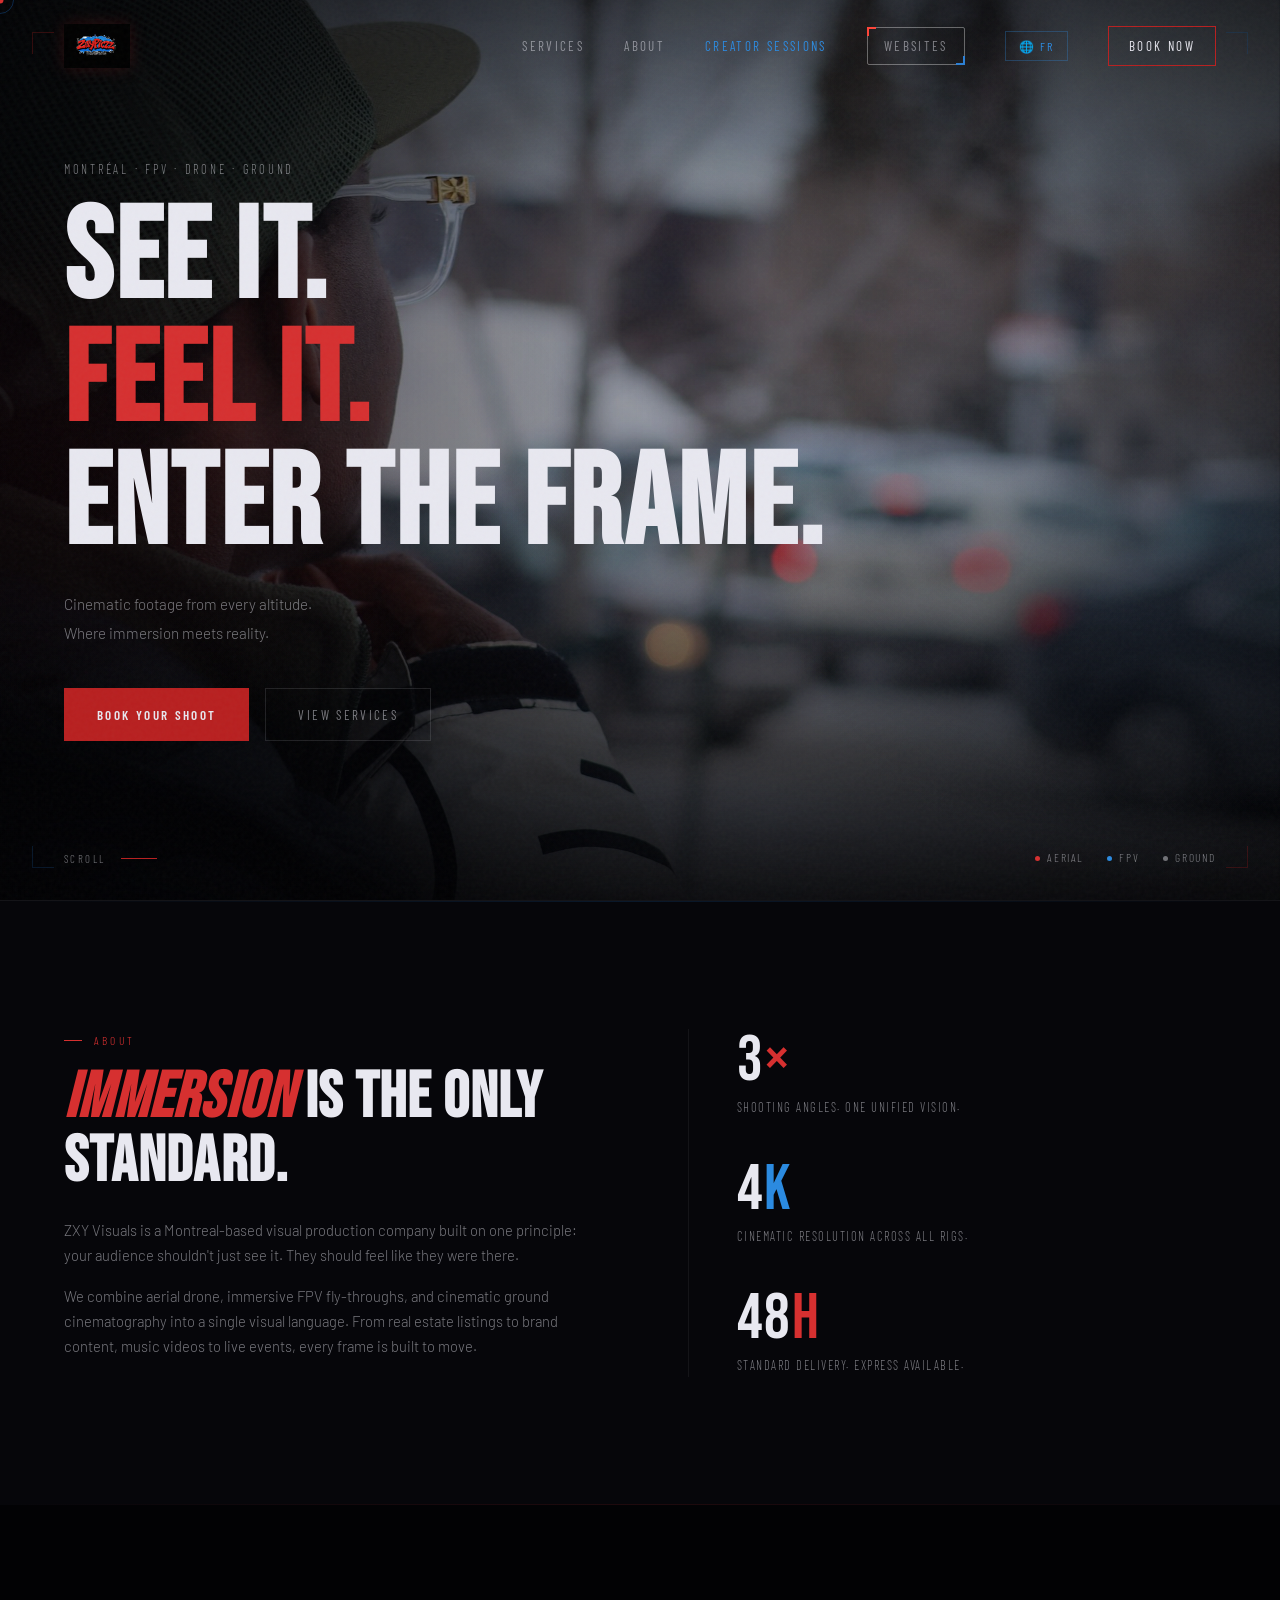
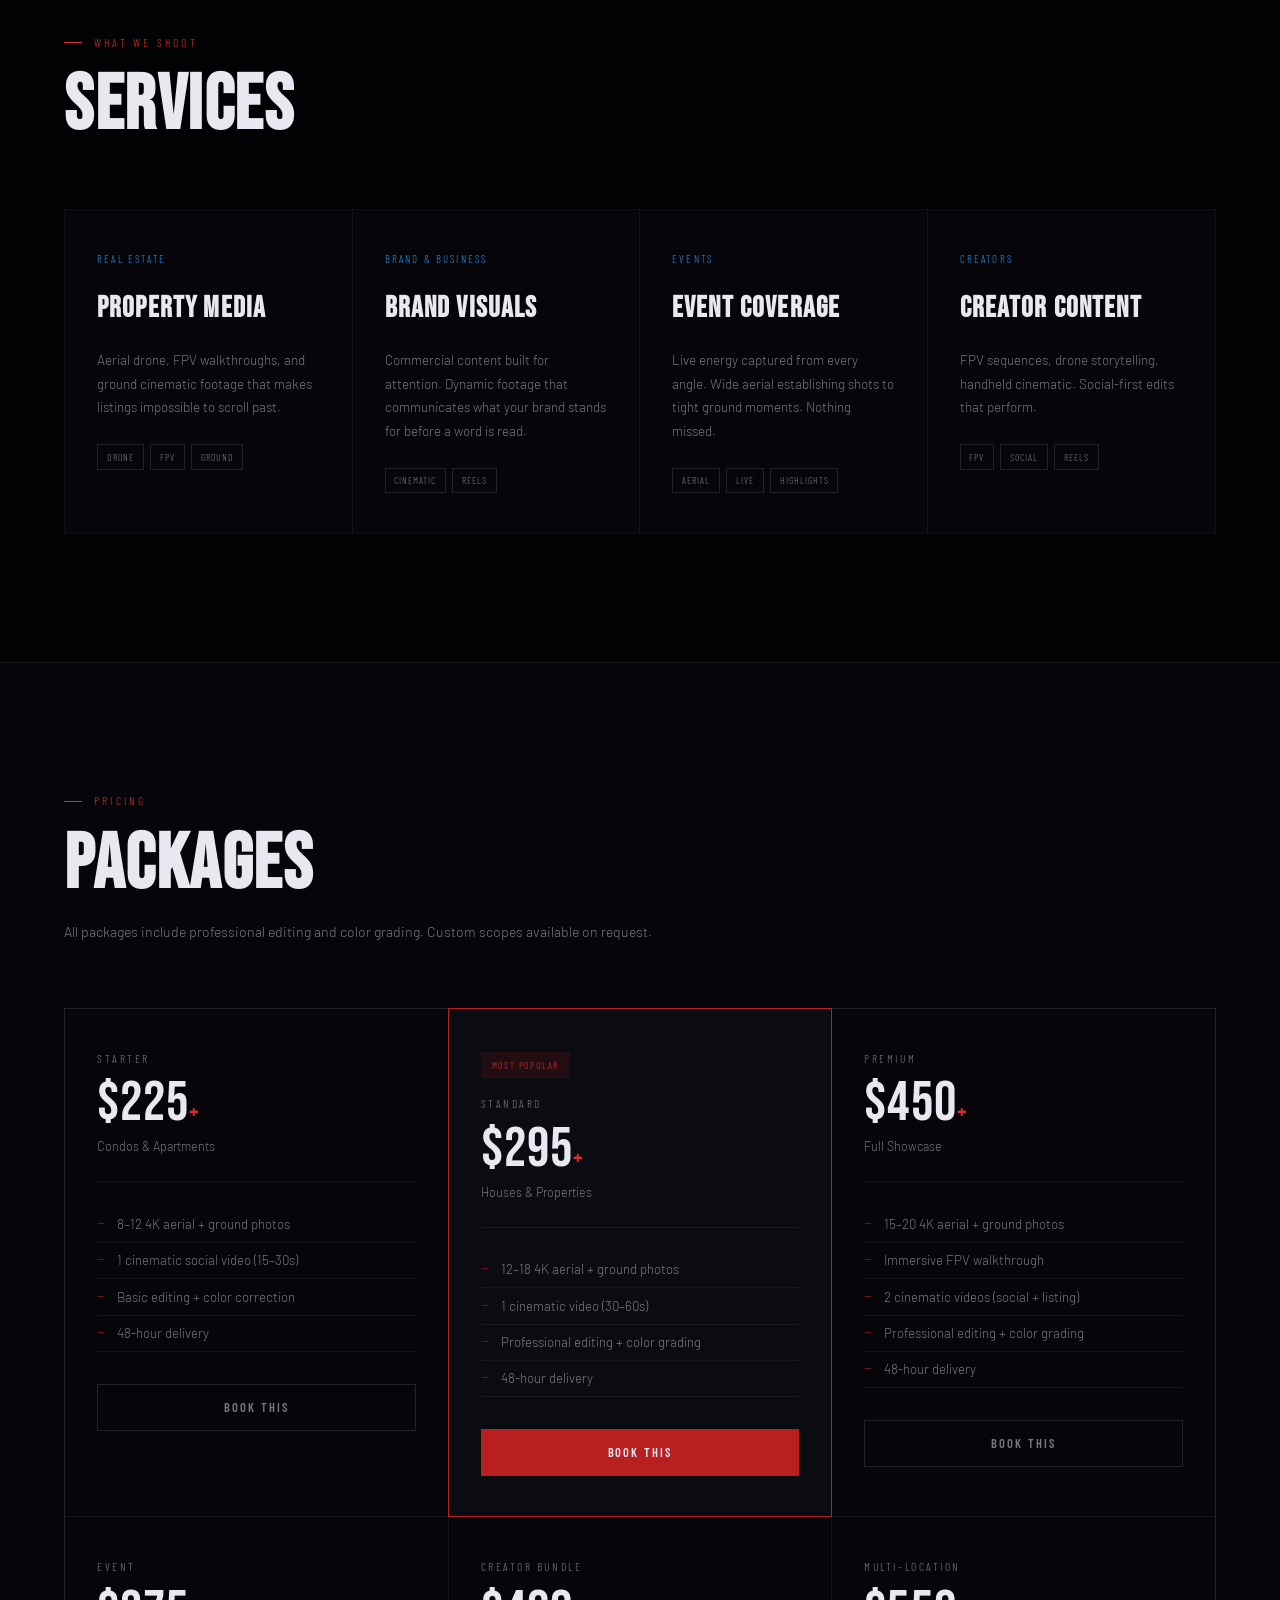
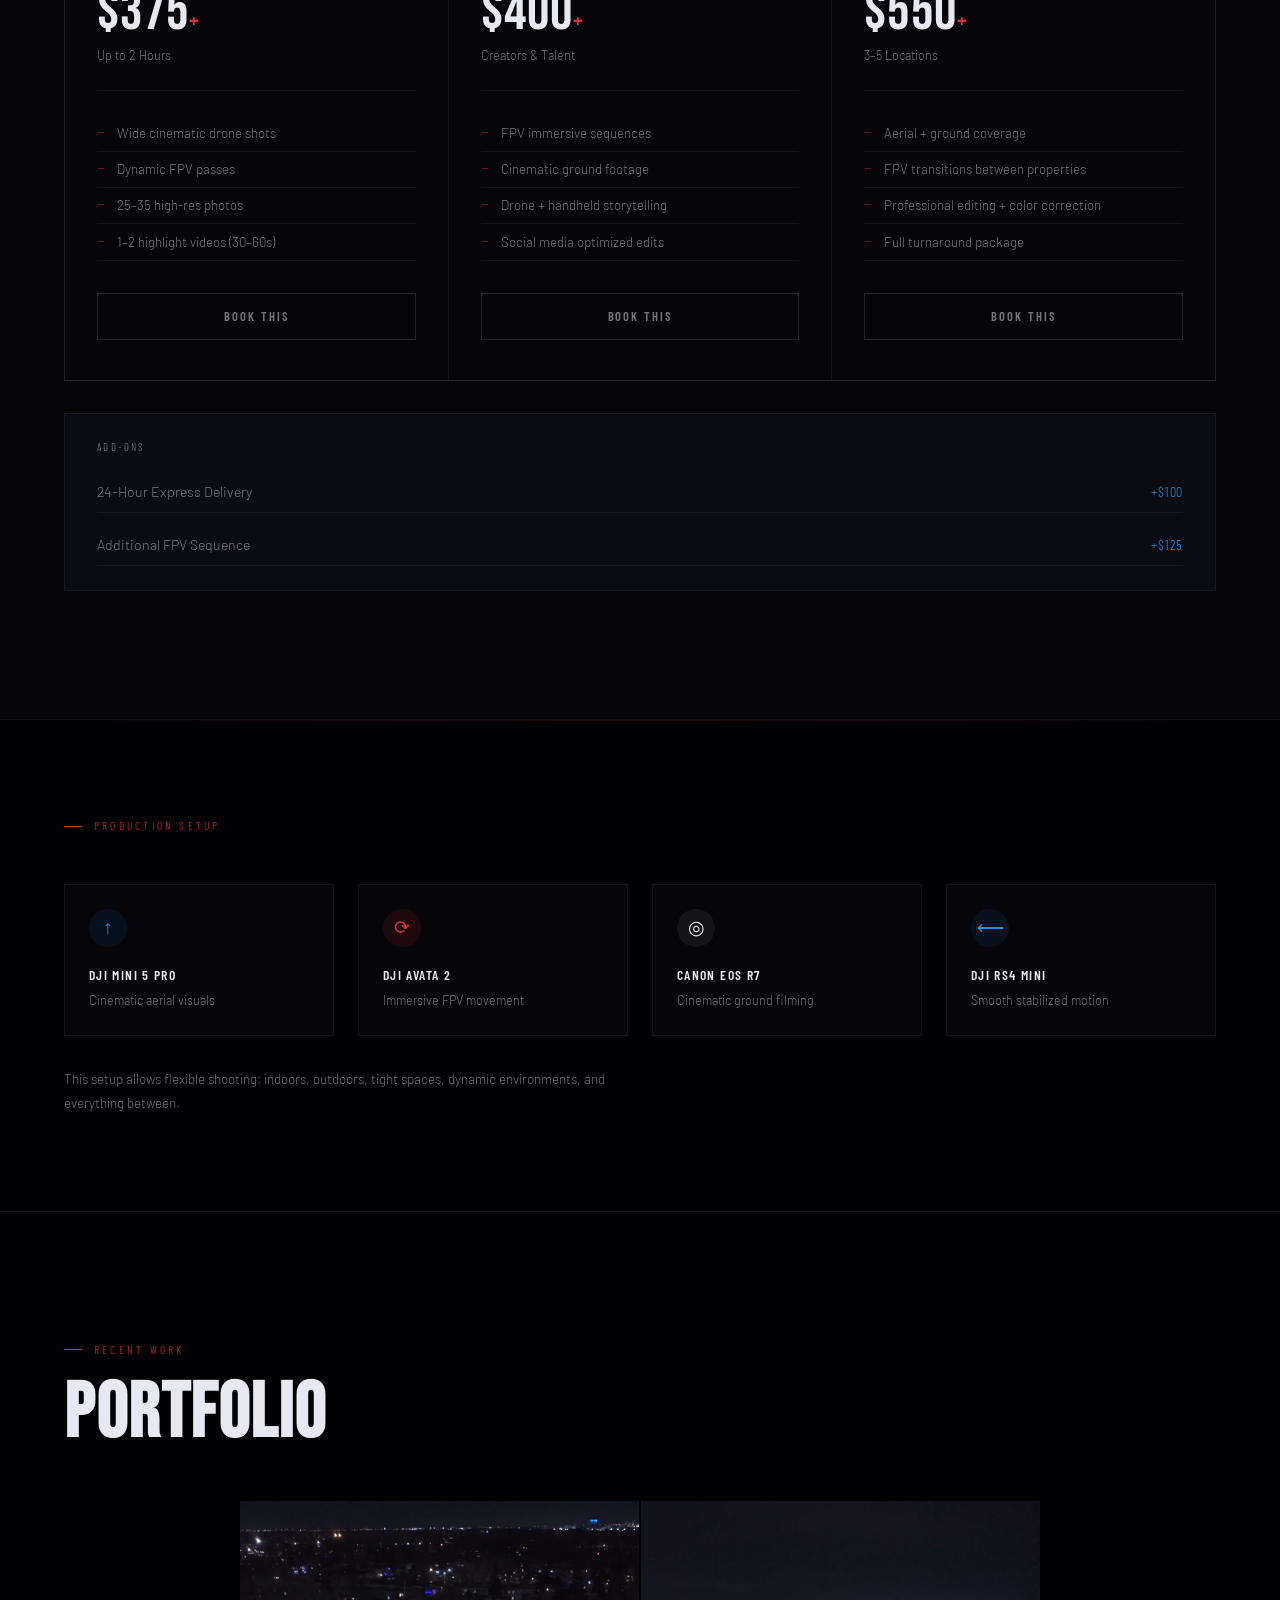
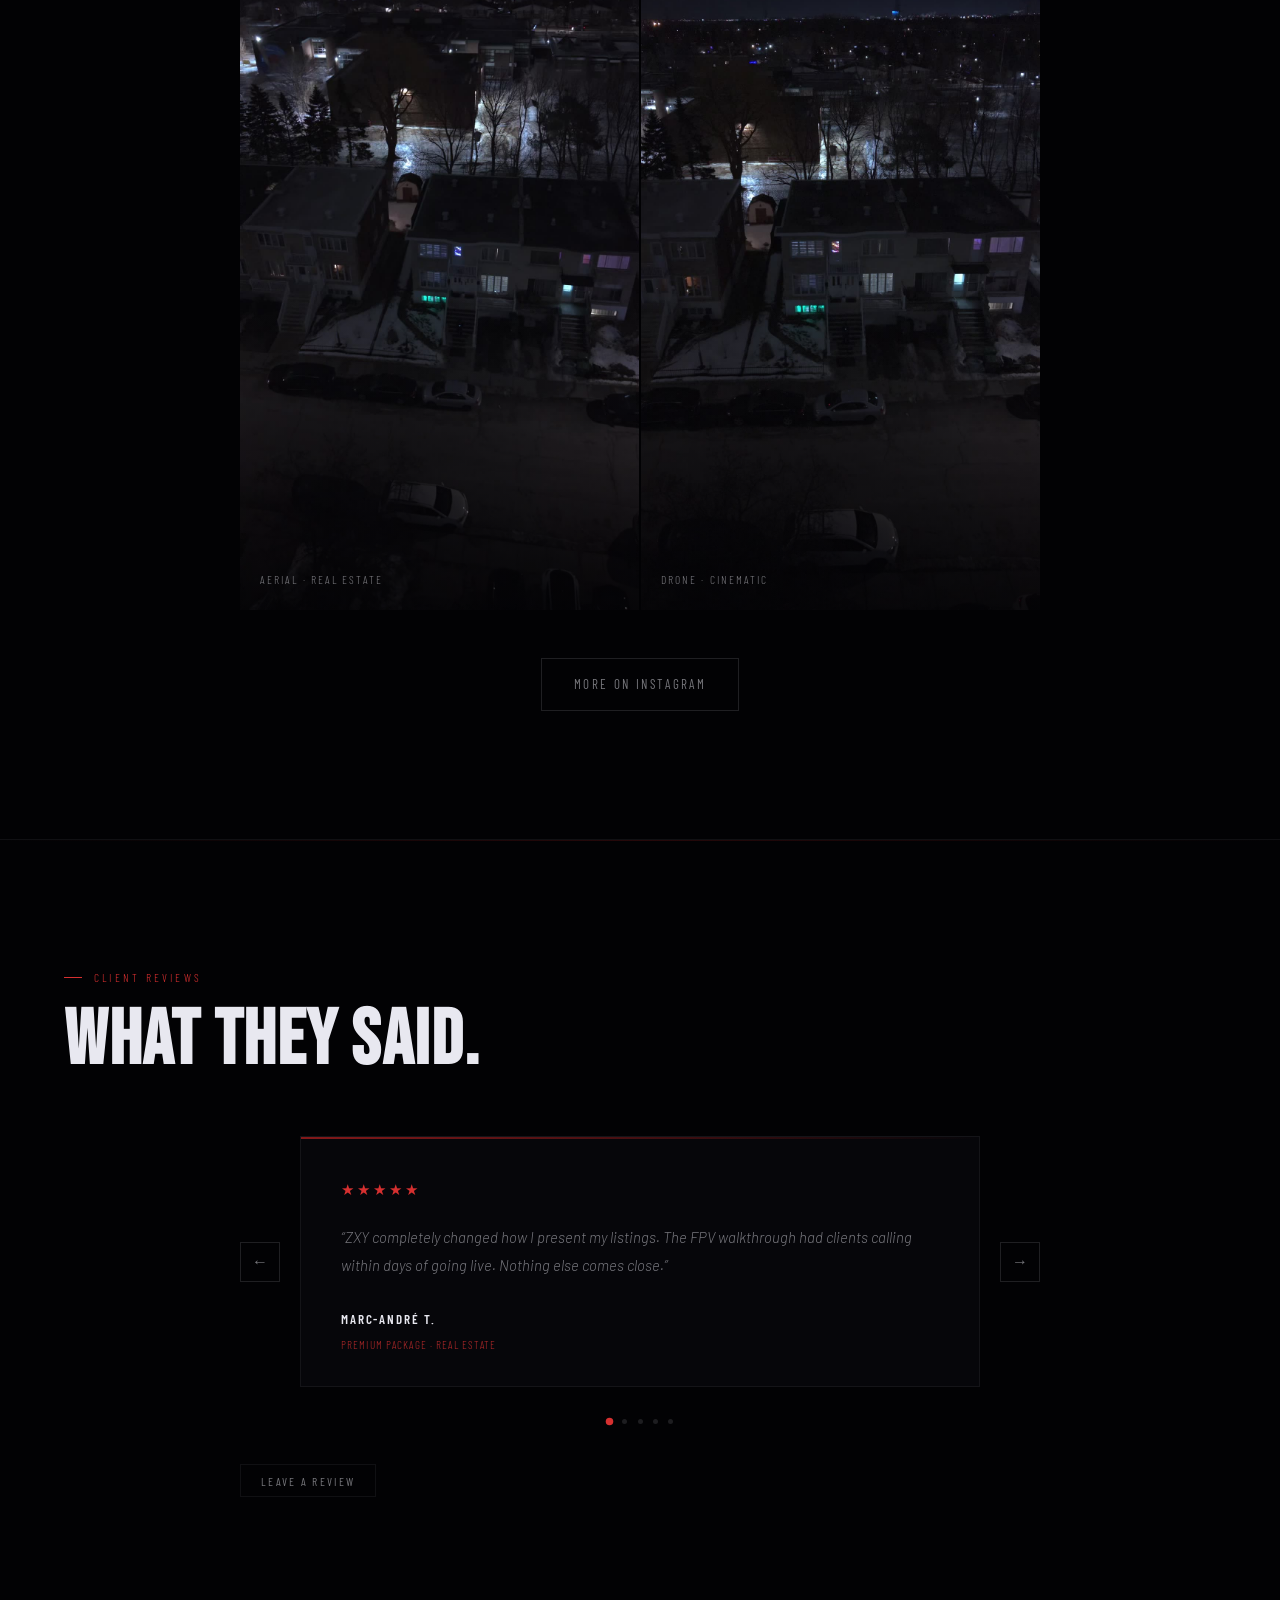
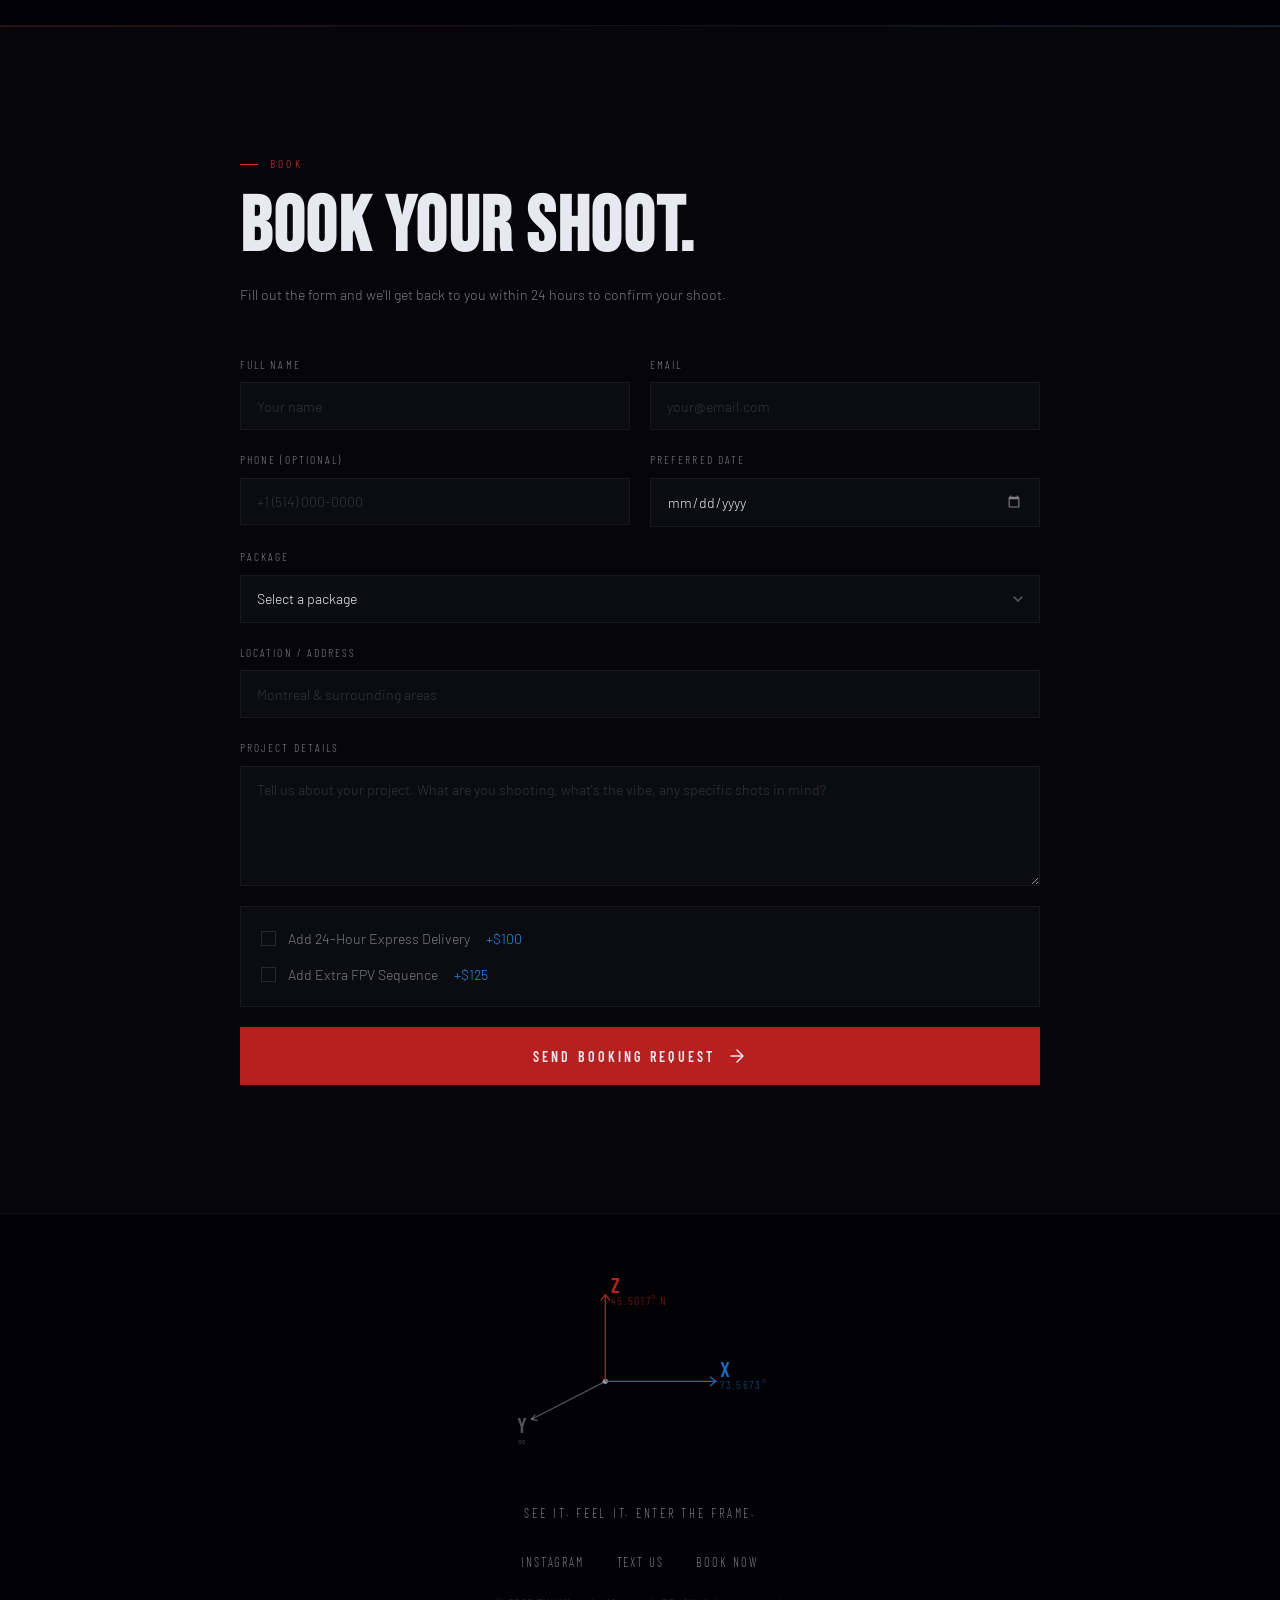
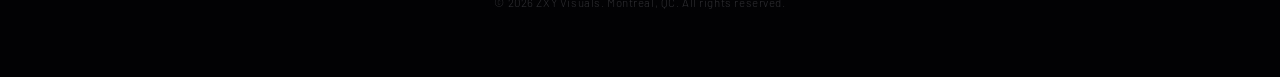
<file: index.html>
<!DOCTYPE html>
<html lang="en">
<head>
<meta charset="UTF-8">
<link rel="icon" type="image/png" href="assets/logo.png">
<meta name="viewport" content="width=device-width, initial-scale=1.0">
<title>ZXY Visuals | Drone & FPV Videography Montreal</title>
<meta name="description" content="ZXY Visuals: cinematic drone, FPV and ground videography in Montreal. Aerial photography, immersive FPV walkthroughs and creator sessions.">
<meta name="keywords" content="drone videography Montreal, FPV videography Montreal, aerial photography Montreal, real estate drone Montreal, creator sessions Montreal">
<meta name="author" content="ZXY Visuals">
<meta name="robots" content="index, follow">
<meta name="theme-color" content="#020204">
<link rel="canonical" href="https://zayscriptzz.github.io/zxy-visuals/">

<!-- Open Graph -->
<meta property="og:type" content="website">
<meta property="og:site_name" content="ZXY Visuals">
<meta property="og:title" content="ZXY Visuals | See It. Feel It. Enter the Frame.">
<meta property="og:description" content="Cinematic drone, FPV and ground videography in Montreal.">
<meta property="og:url" content="https://zayscriptzz.github.io/zxy-visuals/">
<meta property="og:image" content="https://zayscriptzz.github.io/zxy-visuals/assets/hero.JPG">

<!-- Twitter Card -->
<meta name="twitter:card" content="summary_large_image">
<meta name="twitter:title" content="ZXY Visuals | Drone & FPV Videography Montreal">
<meta name="twitter:description" content="Cinematic drone, FPV & ground footage for real estate, brands, events & creators. Montreal-based. 4K. 48h delivery.">
<meta name="twitter:image" content="https://zayscriptzz.github.io/zxy-visuals/assets/hero.JPG">

<link rel="preconnect" href="https://fonts.googleapis.com">
<link rel="preconnect" href="https://fonts.gstatic.com" crossorigin>
<link href="https://fonts.googleapis.com/css2?family=Bebas+Neue&family=Barlow:ital,wght@0,300;0,400;0,500;1,300&family=Barlow+Condensed:wght@300;400;600&display=swap" rel="stylesheet">
<link rel="stylesheet" href="style.css">

<script type="application/ld+json">
{
  "@context": "https://schema.org",
  "@type": "LocalBusiness",
  "name": "ZXY Visuals",
  "description": "Cinematic drone, FPV and ground videography in Montreal. Aerial photography, immersive FPV walkthroughs and creator sessions.",
  "url": "https://zayscriptzz.github.io/zxy-visuals/",
  "image": "https://zayscriptzz.github.io/zxy-visuals/assets/hero.JPG",
  "logo": "https://zayscriptzz.github.io/zxy-visuals/assets/logo.png",
  "priceRange": "$225-$800",
  "address": { "@type": "PostalAddress", "addressLocality": "Montreal", "addressRegion": "QC", "addressCountry": "CA" },
  "areaServed": { "@type": "City", "name": "Montreal" },
  "sameAs": ["https://www.instagram.com/zaypiczz"],
  "knowsLanguage": ["en", "fr"]
}
</script>
</head>
<body>

<div class="noise"></div>
<div class="cursor" id="cursor"></div>
<div class="cursor-trail" id="cursor-trail"></div>

<!-- NAV -->
<nav id="nav">
  <a href="index.html" class="nav-logo">
    <img src="assets/logo.png" alt="ZXY Visuals" class="nav-logo-img">
  </a>
  <div class="nav-links">
    <a href="#services" data-en="Services" data-fr="Services">Services</a>
    <a href="#about" data-en="About" data-fr="À propos">About</a>
    <a href="creators.html" class="nav-back" data-en="Creator Sessions" data-fr="Sessions Créateurs" style="color:var(--blue-accent)">Creator Sessions</a>
    <a href="/websites/" class="nav-websites" data-en="Websites" data-fr="Sites Web">Websites</a>
    <button class="lang-toggle" id="langBtn" onclick="toggleLang()">🌐 FR</button>
    <a href="#book" class="nav-cta" data-en="Book Now" data-fr="Réserver">Book Now</a>
  </div>
  <button class="hamburger" id="hamburger" aria-label="Menu">
    <span></span><span></span><span></span>
  </button>
</nav>

<div class="mobile-nav" id="mobileNav">
  <a href="#services" data-en="Services" data-fr="Services">Services</a>
  <a href="#about" data-en="About" data-fr="À propos">About</a>
  <a href="creators.html" data-en="Creator Sessions" data-fr="Sessions Créateurs">Creator Sessions</a>
  <a href="/websites/" data-en="Websites" data-fr="Sites Web">Websites</a>
  <div class="mobile-nav-divider"></div>
  <a href="#book" class="mobile-nav-cta" data-en="Book Now" data-fr="Réserver">Book Now</a>
</div>

<!-- HERO -->
<section class="hero" id="hero">
  <div class="hero-bg">
    <img src="assets/hero.JPG" alt="" class="hero-photo" width="2400" height="1347" fetchpriority="high">
    <div class="hero-overlay"></div>
    <div class="corner tl"></div>
    <div class="corner tr"></div>
    <div class="corner bl"></div>
    <div class="corner br"></div>
  </div>

  <div class="hero-content">
    <div class="hero-tag" data-en="Montréal · FPV · Drone · Ground" data-fr="Montréal · FPV · Drone · Sol">Montréal · FPV · Drone · Ground</div>
    <h1 class="hero-title">
      <span class="line" data-en="See It." data-fr="Voyez-le.">See It.</span>
      <span class="line accent-red" data-en="Feel It." data-fr="Ressentez-le.">Feel It.</span>
      <span class="line" data-en="Enter the Frame." data-fr="Entrez dans le Cadre.">Enter the Frame.</span>
    </h1>
    <p class="hero-sub" data-en="Cinematic footage from every altitude.<br>Where immersion meets reality." data-fr="Images cinématiques depuis chaque altitude.<br>Là où l'immersion rencontre la réalité.">Cinematic footage from every altitude.<br>Where immersion meets reality.</p>
    <div class="hero-actions">
      <a href="#book" class="btn-primary" data-en="Book Your Shoot" data-fr="Réserver votre tournage">Book Your Shoot</a>
      <a href="#services" class="btn-ghost" data-en="View Services" data-fr="Voir les services">View Services</a>
    </div>
  </div>

  <div class="hero-scroll-indicator">
    <span data-en="Scroll" data-fr="Défiler">Scroll</span>
    <div class="scroll-line"></div>
  </div>
  <div class="hero-badges">
    <div class="badge"><span class="badge-dot red"></span><span data-en="Aerial" data-fr="Aérien">Aerial</span></div>
    <div class="badge"><span class="badge-dot blue"></span>FPV</div>
    <div class="badge"><span class="badge-dot white"></span><span data-en="Ground" data-fr="Sol">Ground</span></div>
  </div>
</section>

<!-- ABOUT -->
<section class="about-strip" id="about">
  <div class="strip-inner">
    <div class="strip-text">
      <div class="section-tag" data-en="About" data-fr="À propos">About</div>
      <h2 data-en="<em>Immersion</em> is the only standard." data-fr="L'<em>immersion</em> est le seul standard."><em>Immersion</em> is the only standard.</h2>
      <p data-en="ZXY Visuals is a Montreal-based visual production company built on one principle: your audience shouldn't just see it. They should feel like they were there." data-fr="ZXY Visuals est une société de production visuelle basée à Montréal fondée sur un principe: votre audience ne devrait pas seulement le voir. Elle devrait se sentir présente.">ZXY Visuals is a Montreal-based visual production company built on one principle: your audience shouldn't just see it. They should feel like they were there.</p>
      <p data-en="We combine aerial drone, immersive FPV fly-throughs, and cinematic ground cinematography into a single visual language. From real estate listings to brand content, music videos to live events, every frame is built to move." data-fr="Nous combinons drone aérien, survols FPV immersifs et cinématographie au sol en un seul langage visuel. Des annonces immobilières aux contenus de marque, vidéoclips aux événements live, chaque image est faite pour marquer.">We combine aerial drone, immersive FPV fly-throughs, and cinematic ground cinematography into a single visual language. From real estate listings to brand content, music videos to live events, every frame is built to move.</p>
    </div>
    <div class="strip-stats">
      <div class="stat-item">
        <div class="stat-num">3<span class="accent-red">×</span></div>
        <div class="stat-label" data-en="Shooting angles. One unified vision." data-fr="Angles de tournage. Une vision unifiée.">Shooting angles. One unified vision.</div>
      </div>
      <div class="stat-item">
        <div class="stat-num">4<span class="accent-blue">K</span></div>
        <div class="stat-label" data-en="Cinematic resolution across all rigs." data-fr="Résolution cinématique sur tous les équipements.">Cinematic resolution across all rigs.</div>
      </div>
      <div class="stat-item">
        <div class="stat-num">48<span class="accent-red">h</span></div>
        <div class="stat-label" data-en="Standard delivery. Express available." data-fr="Livraison standard. Express disponible.">Standard delivery. Express available.</div>
      </div>
    </div>
  </div>
</section>

<!-- SERVICES -->
<section class="services" id="services">
  <div class="services-header">
    <div class="section-tag" data-en="What We Shoot" data-fr="Ce qu'on tourne">What We Shoot</div>
    <h2 data-en="Services" data-fr="Services">Services</h2>
  </div>
  <div class="services-grid">
    <div class="service-card">
      <div class="service-type" data-en="Real Estate" data-fr="Immobilier">Real Estate</div>
      <h3 data-en="Property Media" data-fr="Médias Immobiliers">Property Media</h3>
      <p data-en="Aerial drone, FPV walkthroughs, and ground cinematic footage that makes listings impossible to scroll past." data-fr="Drone aérien, visites FPV et vidéos cinématiques au sol qui rendent les annonces impossibles à ignorer.">Aerial drone, FPV walkthroughs, and ground cinematic footage that makes listings impossible to scroll past.</p>
      <div class="service-tags"><span>Drone</span><span>FPV</span><span data-en="Ground" data-fr="Sol">Ground</span></div>
    </div>
    <div class="service-card">
      <div class="service-type" data-en="Brand & Business" data-fr="Marque & Entreprise">Brand & Business</div>
      <h3 data-en="Brand Visuals" data-fr="Visuels de Marque">Brand Visuals</h3>
      <p data-en="Commercial content built for attention. Dynamic footage that communicates what your brand stands for before a word is read." data-fr="Contenu commercial conçu pour capter l'attention. Des images dynamiques qui communiquent l'identité de votre marque.">Commercial content built for attention. Dynamic footage that communicates what your brand stands for before a word is read.</p>
      <div class="service-tags"><span data-en="Cinematic" data-fr="Cinématique">Cinematic</span><span>Reels</span></div>
    </div>
    <div class="service-card">
      <div class="service-type" data-en="Events" data-fr="Événements">Events</div>
      <h3 data-en="Event Coverage" data-fr="Couverture d'Événements">Event Coverage</h3>
      <p data-en="Live energy captured from every angle. Wide aerial establishing shots to tight ground moments. Nothing missed." data-fr="L'énergie live capturée sous tous les angles. Des plans larges aériens aux moments intenses au sol. Rien n'est manqué.">Live energy captured from every angle. Wide aerial establishing shots to tight ground moments. Nothing missed.</p>
      <div class="service-tags"><span data-en="Aerial" data-fr="Aérien">Aerial</span><span>Live</span><span data-en="Highlights" data-fr="Moments forts">Highlights</span></div>
    </div>
    <div class="service-card">
      <div class="service-type" data-en="Creators" data-fr="Créateurs">Creators</div>
      <h3 data-en="Creator Content" data-fr="Contenu Créateurs">Creator Content</h3>
      <p data-en="FPV sequences, drone storytelling, handheld cinematic. Social-first edits that perform." data-fr="Séquences FPV, narration drone, caméra portative. Montages optimisés réseaux sociaux qui performent.">FPV sequences, drone storytelling, handheld cinematic. Social-first edits that perform.</p>
      <div class="service-tags"><span>FPV</span><span>Social</span><span>Reels</span></div>
    </div>
  </div>
</section>

<!-- PACKAGES -->
<section class="packages" id="packages">
  <div class="packages-header">
    <div class="section-tag" data-en="Pricing" data-fr="Tarifs">Pricing</div>
    <h2 data-en="Packages" data-fr="Forfaits">Packages</h2>
    <p class="packages-sub" data-en="All packages include professional editing and color grading. Custom scopes available on request." data-fr="Tous les forfaits incluent le montage professionnel et l'étalonnage colorimétrique. Forfaits personnalisés disponibles sur demande.">All packages include professional editing and color grading. Custom scopes available on request.</p>
  </div>

  <div class="packages-grid">
    <div class="package-card">
      <div class="package-tier" data-en="Starter" data-fr="Débutant">Starter</div>
      <div class="package-price">$225<span>+</span></div>
      <div class="package-target" data-en="Condos & Apartments" data-fr="Condos & Appartements">Condos & Apartments</div>
      <ul>
        <li data-en="8–12 4K aerial + ground photos" data-fr="8–12 photos 4K aériennes + sol">8–12 4K aerial + ground photos</li>
        <li data-en="1 cinematic social video (15–30s)" data-fr="1 vidéo cinématique réseaux sociaux (15–30s)">1 cinematic social video (15–30s)</li>
        <li data-en="Basic editing + color correction" data-fr="Montage de base + correction colorimétrique">Basic editing + color correction</li>
        <li data-en="48-hour delivery" data-fr="Livraison en 48 heures">48-hour delivery</li>
      </ul>
      <a href="#book" class="pkg-btn" data-en="Book This" data-fr="Réserver">Book This</a>
    </div>

    <div class="package-card highlighted">
      <div class="package-badge" data-en="Most Popular" data-fr="Le plus populaire">Most Popular</div>
      <div class="package-tier" data-en="Standard" data-fr="Standard">Standard</div>
      <div class="package-price">$295<span>+</span></div>
      <div class="package-target" data-en="Houses & Properties" data-fr="Maisons & Propriétés">Houses & Properties</div>
      <ul>
        <li data-en="12–18 4K aerial + ground photos" data-fr="12–18 photos 4K aériennes + sol">12–18 4K aerial + ground photos</li>
        <li data-en="1 cinematic video (30–60s)" data-fr="1 vidéo cinématique (30–60s)">1 cinematic video (30–60s)</li>
        <li data-en="Professional editing + color grading" data-fr="Montage professionnel + étalonnage colorimétrique">Professional editing + color grading</li>
        <li data-en="48-hour delivery" data-fr="Livraison en 48 heures">48-hour delivery</li>
      </ul>
      <a href="#book" class="pkg-btn" data-en="Book This" data-fr="Réserver">Book This</a>
    </div>

    <div class="package-card">
      <div class="package-tier" data-en="Premium" data-fr="Premium">Premium</div>
      <div class="package-price">$450<span>+</span></div>
      <div class="package-target" data-en="Full Showcase" data-fr="Présentation Complète">Full Showcase</div>
      <ul>
        <li data-en="15–20 4K aerial + ground photos" data-fr="15–20 photos 4K aériennes + sol">15–20 4K aerial + ground photos</li>
        <li data-en="Immersive FPV walkthrough" data-fr="Visite immersive FPV">Immersive FPV walkthrough</li>
        <li data-en="2 cinematic videos (social + listing)" data-fr="2 vidéos cinématiques (réseaux + annonce)">2 cinematic videos (social + listing)</li>
        <li data-en="Professional editing + color grading" data-fr="Montage professionnel + étalonnage colorimétrique">Professional editing + color grading</li>
        <li data-en="48-hour delivery" data-fr="Livraison en 48 heures">48-hour delivery</li>
      </ul>
      <a href="#book" class="pkg-btn" data-en="Book This" data-fr="Réserver">Book This</a>
    </div>

    <div class="package-card">
      <div class="package-tier" data-en="Event" data-fr="Événement">Event</div>
      <div class="package-price">$375<span>+</span></div>
      <div class="package-target" data-en="Up to 2 Hours" data-fr="Jusqu'à 2 heures">Up to 2 Hours</div>
      <ul>
        <li data-en="Wide cinematic drone shots" data-fr="Plans larges cinématiques drone">Wide cinematic drone shots</li>
        <li data-en="Dynamic FPV passes" data-fr="Passages FPV dynamiques">Dynamic FPV passes</li>
        <li data-en="25–35 high-res photos" data-fr="25–35 photos haute résolution">25–35 high-res photos</li>
        <li data-en="1–2 highlight videos (30–60s)" data-fr="1–2 vidéos highlight (30–60s)">1–2 highlight videos (30–60s)</li>
      </ul>
      <a href="#book" class="pkg-btn" data-en="Book This" data-fr="Réserver">Book This</a>
    </div>

    <div class="package-card">
      <div class="package-tier" data-en="Creator Bundle" data-fr="Forfait Créateurs">Creator Bundle</div>
      <div class="package-price">$400<span>+</span></div>
      <div class="package-target" data-en="Creators & Talent" data-fr="Créateurs & Talents">Creators & Talent</div>
      <ul>
        <li data-en="FPV immersive sequences" data-fr="Séquences FPV immersives">FPV immersive sequences</li>
        <li data-en="Cinematic ground footage" data-fr="Vidéos cinématiques au sol">Cinematic ground footage</li>
        <li data-en="Drone + handheld storytelling" data-fr="Narration drone + caméra portative">Drone + handheld storytelling</li>
        <li data-en="Social media optimized edits" data-fr="Montages optimisés réseaux sociaux">Social media optimized edits</li>
      </ul>
      <a href="#book" class="pkg-btn" data-en="Book This" data-fr="Réserver">Book This</a>
    </div>

    <div class="package-card">
      <div class="package-tier" data-en="Multi-Location" data-fr="Multi-Emplacements">Multi-Location</div>
      <div class="package-price">$550<span>+</span></div>
      <div class="package-target" data-en="3–5 Locations" data-fr="3–5 emplacements">3–5 Locations</div>
      <ul>
        <li data-en="Aerial + ground coverage" data-fr="Couverture aérienne + sol">Aerial + ground coverage</li>
        <li data-en="FPV transitions between properties" data-fr="Transitions FPV entre propriétés">FPV transitions between properties</li>
        <li data-en="Professional editing + color correction" data-fr="Montage pro + correction colorimétrique">Professional editing + color correction</li>
        <li data-en="Full turnaround package" data-fr="Forfait complet clé en main">Full turnaround package</li>
      </ul>
      <a href="#book" class="pkg-btn" data-en="Book This" data-fr="Réserver">Book This</a>
    </div>
  </div>

  <div class="addons">
    <div class="addon-title" data-en="Add-Ons" data-fr="Suppléments">Add-Ons</div>
    <div class="addon-list">
      <div class="addon-item">
        <span class="addon-name" data-en="24-Hour Express Delivery" data-fr="Livraison Express 24 Heures">24-Hour Express Delivery</span>
        <span class="addon-price">+$100</span>
      </div>
      <div class="addon-item">
        <span class="addon-name" data-en="Additional FPV Sequence" data-fr="Séquence FPV Supplémentaire">Additional FPV Sequence</span>
        <span class="addon-price">+$125</span>
      </div>
    </div>
  </div>
</section>

<!-- GEAR -->
<section class="gear">
  <div class="gear-inner">
    <div class="section-tag" data-en="Production Setup" data-fr="Configuration de production">Production Setup</div>
    <div class="gear-grid">
      <div class="gear-item">
        <div class="gear-icon blue">↑</div>
        <div class="gear-name">DJI Mini 5 Pro</div>
        <div class="gear-desc" data-en="Cinematic aerial visuals" data-fr="Visuels aériens cinématiques">Cinematic aerial visuals</div>
      </div>
      <div class="gear-item">
        <div class="gear-icon red">⟳</div>
        <div class="gear-name">DJI Avata 2</div>
        <div class="gear-desc" data-en="Immersive FPV movement" data-fr="Mouvement FPV immersif">Immersive FPV movement</div>
      </div>
      <div class="gear-item">
        <div class="gear-icon white">◎</div>
        <div class="gear-name">Canon EOS R7</div>
        <div class="gear-desc" data-en="Cinematic ground filming" data-fr="Filmage cinématique au sol">Cinematic ground filming</div>
      </div>
      <div class="gear-item">
        <div class="gear-icon blue">⟵</div>
        <div class="gear-name">DJI RS4 Mini</div>
        <div class="gear-desc" data-en="Smooth stabilized motion" data-fr="Mouvement stabilisé fluide">Smooth stabilized motion</div>
      </div>
    </div>
    <p class="gear-note" data-en="This setup allows flexible shooting: indoors, outdoors, tight spaces, dynamic environments, and everything between." data-fr="Cette configuration permet des tournages flexibles: intérieur, extérieur, espaces restreints, environnements dynamiques, et tout ce qui se trouve entre.">This setup allows flexible shooting: indoors, outdoors, tight spaces, dynamic environments, and everything between.</p>
  </div>
</section>

<!-- PORTFOLIO -->
<section class="portfolio" id="portfolio">
  <div class="portfolio-header">
    <div class="section-tag" data-en="Recent Work" data-fr="Travaux récents">Recent Work</div>
    <h2 data-en="Portfolio" data-fr="Portfolio">Portfolio</h2>
  </div>
  <div class="portfolio-grid">
    <div class="portfolio-item lightbox-trigger" data-type="video" data-src="assets/work1.mp4">
      <video muted loop playsinline preload="none" poster="assets/work1-poster.jpg" class="portfolio-video">
        <source src="assets/work1.mp4" type="video/mp4">
      </video>
      <div class="portfolio-overlay">
        <div class="portfolio-label" data-en="Aerial · Real Estate" data-fr="Aérien · Immobilier">Aerial · Real Estate</div>
      </div>
    </div>
    <div class="portfolio-item lightbox-trigger" data-type="video" data-src="assets/work2.mp4">
      <video muted loop playsinline preload="none" poster="assets/work2-poster.jpg" class="portfolio-video">
        <source src="assets/work2.mp4" type="video/mp4">
      </video>
      <div class="portfolio-overlay">
        <div class="portfolio-label" data-en="Drone · Cinematic" data-fr="Drone · Cinématique">Drone · Cinematic</div>
      </div>
    </div>
  </div>
  <div class="portfolio-cta">
    <a href="https://www.instagram.com/zaypiczz" target="_blank" class="btn-ghost" data-en="More on Instagram" data-fr="Plus sur Instagram">More on Instagram</a>
  </div>
</section>

<!-- LIGHTBOX -->
<div class="lightbox" id="lightbox"></div>

<!-- REVIEWS -->
<section class="reviews" id="reviews">
  <div class="reviews-inner">
    <div class="reviews-header">
      <div class="section-tag" data-en="Client Reviews" data-fr="Avis clients">Client Reviews</div>
      <h2 data-en="What They Said." data-fr="Ce qu'ils ont dit.">What They Said.</h2>
    </div>
    <div class="reviews-carousel">
      <button class="reviews-prev" aria-label="Previous">&#8592;</button>
      <div class="reviews-track-wrapper">
        <div class="reviews-track" id="reviewsTrack"></div>
      </div>
      <button class="reviews-next" aria-label="Next">&#8594;</button>
    </div>
    <div class="reviews-dots" id="reviewsDots"></div>
    <div class="reviews-submit-area">
      <button class="reviews-submit-btn" id="reviewToggle" data-en="Leave a Review" data-fr="Laisser un avis">Leave a Review</button>
      <form class="reviews-form" id="reviewForm" action="https://formsubmit.co/zay@zxyframe.com" method="POST">
        <input type="hidden" name="_subject" value="New Review — ZXY Visuals">
        <input type="hidden" name="_captcha" value="false">
        <input type="text" name="_honey" style="display:none" tabindex="-1" autocomplete="off">
        <input type="hidden" name="_template" value="table">
        <input type="hidden" name="_next" value="https://zayscriptzz.github.io/zxy-visuals/thanks.html">
        <div class="form-row">
          <div class="form-group">
            <label data-en="Your Name" data-fr="Votre nom">Your Name</label>
            <input type="text" name="reviewer_name" required data-en-placeholder="First name + last initial" data-fr-placeholder="Prénom + initiale" placeholder="First name + last initial">
          </div>
          <div class="form-group">
            <label data-en="Service Used" data-fr="Service utilisé">Service Used</label>
            <input type="text" name="service_used" data-en-placeholder="e.g. Premium Package" data-fr-placeholder="ex. Forfait Premium" placeholder="e.g. Premium Package">
          </div>
        </div>
        <div class="form-group">
          <label data-en="Rating" data-fr="Note">Rating</label>
          <input type="hidden" name="rating" id="ratingValue" required>
          <div class="star-rating" id="starRating">
            <button type="button" class="star-btn" data-value="1" aria-label="1 star">&#9733;</button>
            <button type="button" class="star-btn" data-value="2" aria-label="2 stars">&#9733;</button>
            <button type="button" class="star-btn" data-value="3" aria-label="3 stars">&#9733;</button>
            <button type="button" class="star-btn" data-value="4" aria-label="4 stars">&#9733;</button>
            <button type="button" class="star-btn" data-value="5" aria-label="5 stars">&#9733;</button>
          </div>
        </div>
        <div class="form-group">
          <label data-en="Your Review" data-fr="Votre avis">Your Review</label>
          <textarea name="review_text" rows="3" required data-en-placeholder="What was your experience working with ZXY?" data-fr-placeholder="Quelle a été votre expérience?" placeholder="What was your experience working with ZXY?"></textarea>
        </div>
        <button type="submit" class="btn-submit" style="max-width:320px">
          <span data-en="Submit Review" data-fr="Soumettre l'avis">Submit Review</span>
          <svg width="20" height="20" viewBox="0 0 20 20" fill="none"><path d="M4 10h12M10 4l6 6-6 6" stroke="currentColor" stroke-width="1.5" stroke-linecap="round" stroke-linejoin="round"/></svg>
        </button>
      </form>
    </div>
  </div>
</section>

<!-- BOOK -->
<section class="book" id="book">
  <div class="book-inner">
    <div class="book-header">
      <div class="section-tag" data-en="Book" data-fr="Réserver">Book</div>
      <h2 data-en="Book Your Shoot." data-fr="Réservez votre tournage.">Book Your Shoot.</h2>
      <p data-en="Fill out the form and we'll get back to you within 24 hours to confirm your shoot." data-fr="Remplissez le formulaire et nous vous répondrons dans les 24 heures pour confirmer votre tournage.">Fill out the form and we'll get back to you within 24 hours to confirm your shoot.</p>
    </div>

    <form class="booking-form" id="bookingForm" action="https://formsubmit.co/zay@zxyframe.com" method="POST">
      <input type="hidden" name="_subject" value="New Booking Request — ZXY Visuals">
      <input type="hidden" name="_captcha" value="false">
      <input type="text" name="_honey" style="display:none" tabindex="-1" autocomplete="off">
      <input type="hidden" name="_template" value="table">
      <input type="hidden" name="_next" value="https://zayscriptzz.github.io/zxy-visuals/thanks.html">

      <div class="form-row">
        <div class="form-group">
          <label for="name" data-en="Full Name" data-fr="Nom complet">Full Name</label>
          <input type="text" id="name" name="name" required data-en-placeholder="Your name" data-fr-placeholder="Votre nom" placeholder="Your name">
        </div>
        <div class="form-group">
          <label for="email" data-en="Email" data-fr="Courriel">Email</label>
          <input type="email" id="email" name="email" required placeholder="your@email.com">
        </div>
      </div>

      <div class="form-row">
        <div class="form-group">
          <label for="phone" data-en="Phone (optional)" data-fr="Téléphone (optionnel)">Phone (optional)</label>
          <input type="tel" id="phone" name="phone" placeholder="+1 (514) 000-0000">
        </div>
        <div class="form-group">
          <label for="date" data-en="Preferred Date" data-fr="Date préférée">Preferred Date</label>
          <input type="date" id="date" name="preferred_date" required>
        </div>
      </div>

      <div class="form-group">
        <label for="package" data-en="Package" data-fr="Forfait">Package</label>
        <select id="package" name="package" required>
          <option value="" disabled selected data-en="Select a package" data-fr="Choisir un forfait">Select a package</option>
          <option value="Starter · $225+" data-en="Starter · Condos & Apartments ($225+)" data-fr="Débutant · Condos & Appartements (225$+)">Starter · Condos & Apartments ($225+)</option>
          <option value="Standard · $295+" data-en="Standard · Houses & Properties ($295+)" data-fr="Standard · Maisons & Propriétés (295$+)">Standard · Houses & Properties ($295+)</option>
          <option value="Premium · $450+" data-en="Premium · Full Showcase ($450+)" data-fr="Premium · Présentation Complète (450$+)">Premium · Full Showcase ($450+)</option>
          <option value="Event · $375+" data-en="Event Coverage ($375+)" data-fr="Couverture d'Événement (375$+)">Event Coverage ($375+)</option>
          <option value="Creator Bundle · $400+" data-en="Creator Bundle ($400+)" data-fr="Forfait Créateurs (400$+)">Creator Bundle ($400+)</option>
          <option value="Multi-Location · $550+" data-en="Multi-Location ($550+)" data-fr="Multi-Emplacements (550$+)">Multi-Location ($550+)</option>
          <option value="Custom" data-en="Custom / Not Sure" data-fr="Personnalisé / Pas encore sûr">Custom / Not Sure</option>
        </select>
      </div>

      <div class="form-group">
        <label for="location" data-en="Location / Address" data-fr="Emplacement / Adresse">Location / Address</label>
        <input type="text" id="location" name="location" required data-en-placeholder="Montreal & surrounding areas" data-fr-placeholder="Montréal & environs" placeholder="Montreal & surrounding areas">
      </div>

      <div class="form-group">
        <label for="details" data-en="Project Details" data-fr="Détails du projet">Project Details</label>
        <textarea id="details" name="details" rows="4" data-en-placeholder="Tell us about your project. What are you shooting, what's the vibe, any specific shots in mind?" data-fr-placeholder="Décrivez votre projet. Que filmez-vous, quelle ambiance, des plans spécifiques en tête?" placeholder="Tell us about your project. What are you shooting, what's the vibe, any specific shots in mind?"></textarea>
      </div>

      <div class="form-addons">
        <label class="addon-check">
          <input type="checkbox" name="addon_express" value="Express Delivery +$100">
          <span class="check-box"></span>
          <span data-en="Add 24-Hour Express Delivery" data-fr="Ajouter la livraison express 24h">Add 24-Hour Express Delivery</span> <em>+$100</em>
        </label>
        <label class="addon-check">
          <input type="checkbox" name="addon_fpv" value="Extra FPV Sequence +$125">
          <span class="check-box"></span>
          <span data-en="Add Extra FPV Sequence" data-fr="Ajouter une séquence FPV supplémentaire">Add Extra FPV Sequence</span> <em>+$125</em>
        </label>
      </div>

      <button type="submit" class="btn-submit">
        <span data-en="Send Booking Request" data-fr="Envoyer la demande">Send Booking Request</span>
        <svg width="20" height="20" viewBox="0 0 20 20" fill="none"><path d="M4 10h12M10 4l6 6-6 6" stroke="currentColor" stroke-width="1.5" stroke-linecap="round" stroke-linejoin="round"/></svg>
      </button>
    </form>
  </div>
</section>

<!-- FOOTER -->
<footer class="footer">
  <div class="footer-inner">
    <div class="footer-logo">
      <svg class="footer-axis" id="footerAxis" viewBox="0 0 240 170" width="180" height="128" xmlns="http://www.w3.org/2000/svg" aria-label="ZXY Visuals">
        <circle class="fa-dot" cx="88" cy="95" r="2.5" fill="rgba(232,232,240,0.6)"/>
        <!-- Z — altitude, red -->
        <line class="fa-line fa-z" x1="88" y1="95" x2="88" y2="15" stroke="#b82020" stroke-width="1.2" stroke-linecap="round"/>
        <g class="fa-label fa-z-label">
          <polyline points="84,20 88,15 92,20" fill="none" stroke="#b82020" stroke-width="1.2" stroke-linecap="round" stroke-linejoin="round"/>
          <text x="93" y="13" fill="#b82020" font-family="'Barlow Condensed',sans-serif" font-size="11" font-weight="600" letter-spacing="2">Z</text>
          <text x="93" y="25" fill="#b82020" font-family="'Barlow Condensed',sans-serif" font-size="6.5" letter-spacing="1.5" opacity="0.65">45.5017° N</text>
        </g>
        <!-- X — longitude, blue -->
        <line class="fa-line fa-x" x1="88" y1="95" x2="190" y2="95" stroke="#1a6bbf" stroke-width="1.2" stroke-linecap="round"/>
        <g class="fa-label fa-x-label">
          <polyline points="185,91 190,95 185,99" fill="none" stroke="#1a6bbf" stroke-width="1.2" stroke-linecap="round" stroke-linejoin="round"/>
          <text x="194" y="91" fill="#1a6bbf" font-family="'Barlow Condensed',sans-serif" font-size="11" font-weight="600" letter-spacing="2">X</text>
          <text x="194" y="102" fill="#1a6bbf" font-family="'Barlow Condensed',sans-serif" font-size="6.5" letter-spacing="1.5" opacity="0.65">73.5673° W</text>
        </g>
        <!-- Y — depth, dim white -->
        <line class="fa-line fa-y" x1="88" y1="95" x2="20" y2="130" stroke="rgba(232,232,240,0.35)" stroke-width="1.2" stroke-linecap="round"/>
        <g class="fa-label fa-y-label">
          <polyline points="25,131 20,130 23,126" fill="none" stroke="rgba(232,232,240,0.35)" stroke-width="1.2" stroke-linecap="round" stroke-linejoin="round"/>
          <text x="12" y="143" fill="rgba(232,232,240,0.35)" font-family="'Barlow Condensed',sans-serif" font-size="11" font-weight="600" letter-spacing="2" text-anchor="middle">Y</text>
          <text x="12" y="155" fill="rgba(232,232,240,0.35)" font-family="'Barlow Condensed',sans-serif" font-size="9" letter-spacing="1" opacity="0.65" text-anchor="middle">&#x221E;</text>
        </g>
        <text class="fa-text-zxy" x="105" y="111" text-anchor="middle">ZXY</text>
      </svg>
    </div>
    <div class="footer-tagline" data-en="See It. Feel It. Enter the Frame." data-fr="Voyez-le. Ressentez-le. Entrez dans le Cadre.">See It. Feel It. Enter the Frame.</div>
    <div class="footer-links">
      <a href="https://www.instagram.com/zaypiczz" target="_blank">Instagram</a>
      <a href="sms:5142604573" data-en="Text Us" data-fr="Nous texter">Text Us</a>
      <a href="#book" data-en="Book Now" data-fr="Réserver">Book Now</a>
    </div>
    <div class="footer-copy" data-en="© 2026 ZXY Visuals. Montreal, QC. All rights reserved." data-fr="© 2026 ZXY Visuals. Montréal, QC. Tous droits réservés.">© 2026 ZXY Visuals. Montreal, QC. All rights reserved.</div>
  </div>
</footer>

<script>
window.ZXY_REVIEWS = [
  { name: "Marc-André T.", service: "Premium Package · Real Estate",
    text: "ZXY completely changed how I present my listings. The FPV walkthrough had clients calling within days of going live. Nothing else comes close." },
  { name: "Sofia R.", service: "Brand Visuals · Commercial",
    text: "We used ZXY for a product launch campaign and the aerial footage was cinematic on a level I didn't expect from a local studio. It stopped the scroll every single time." },
  { name: "David K.", service: "Event Coverage · Gala",
    text: "Covered our annual fundraiser from every angle, wide drone establishing shots, tight FPV passes through the crowd. The highlight reel had people sharing it all week." },
  { name: "Isabelle M.", service: "Standard Package · Real Estate",
    text: "The condo sold faster than we expected. The video made the space look massive and the neighbourhood feel like a lifestyle choice. Worth every dollar, no question." },
  { name: "Kevin L.", service: "Multi-Location · Development",
    text: "Needed aerial coverage across several properties in one day. Showed up prepared, executed clean, delivered in two days. That's the standard I'll expect from everyone now." }
];
</script>
<script src="script.js"></script>
</body>
</html>
</file>
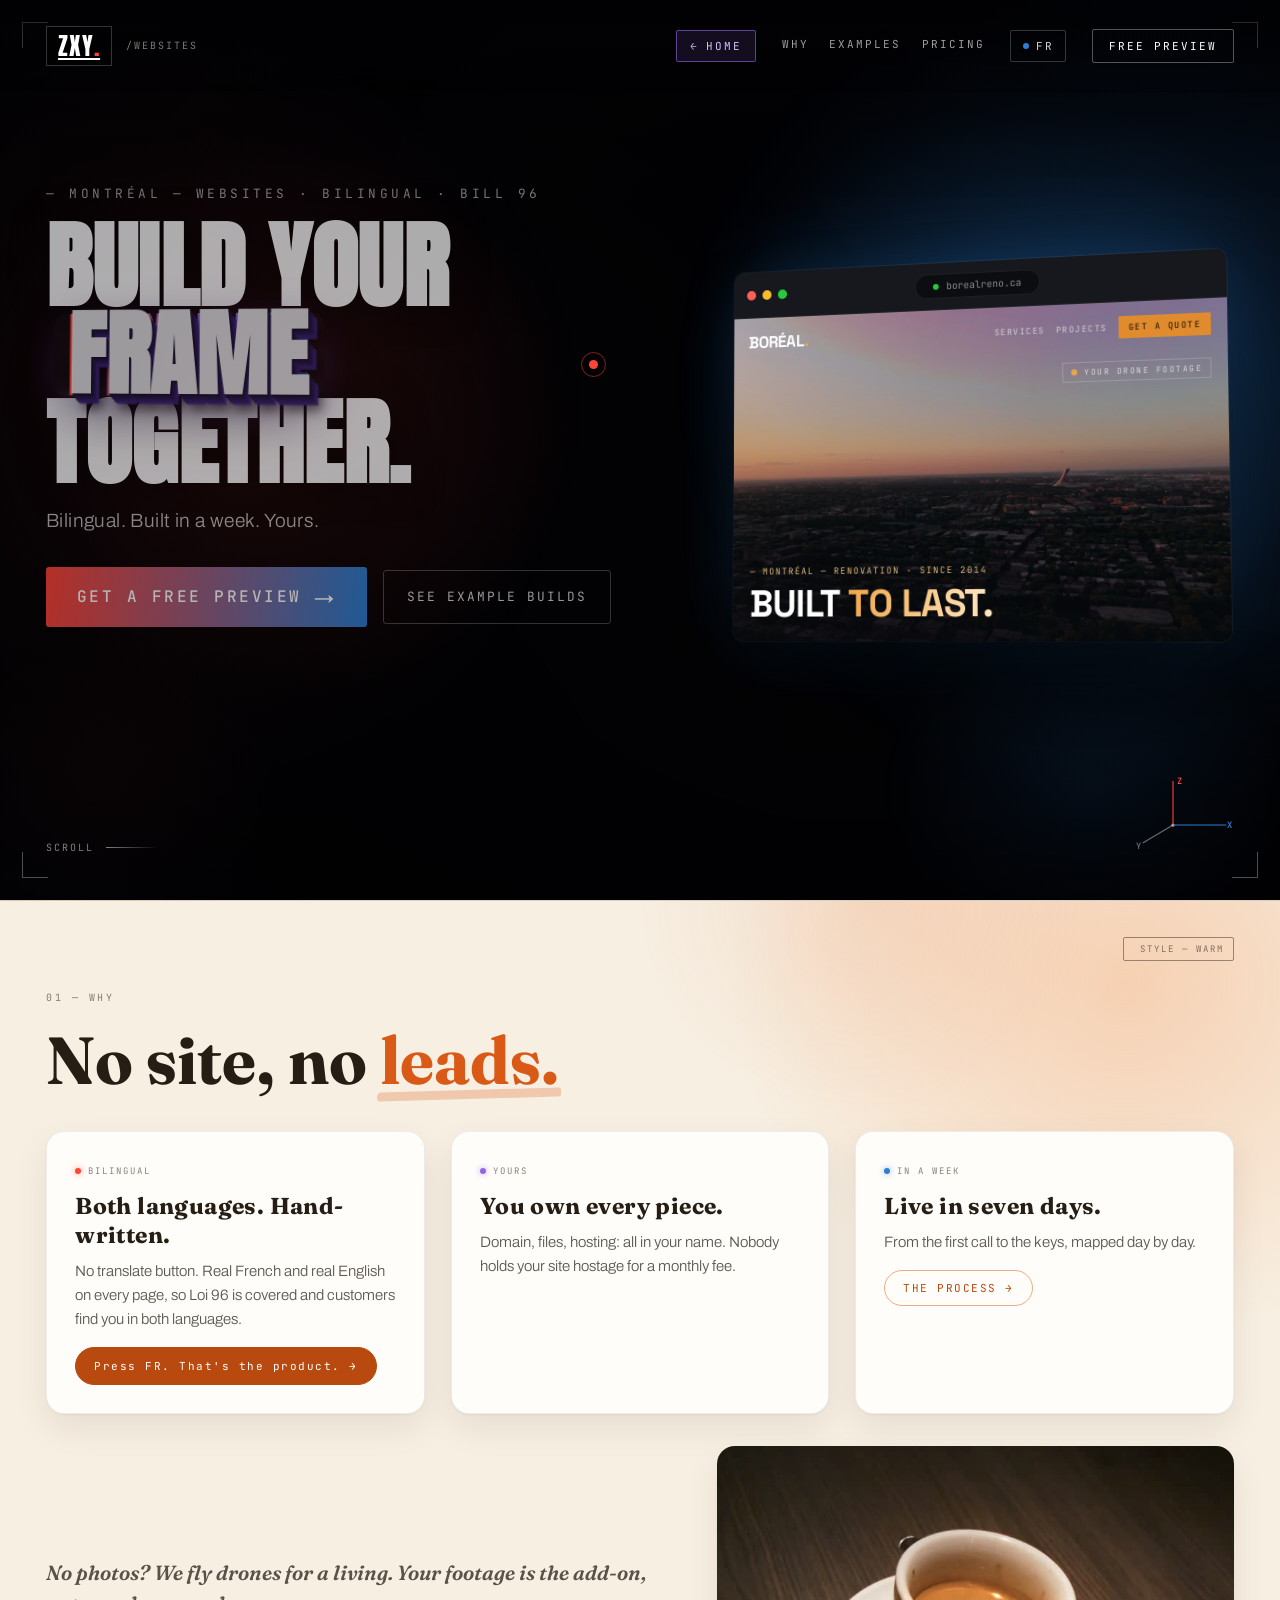
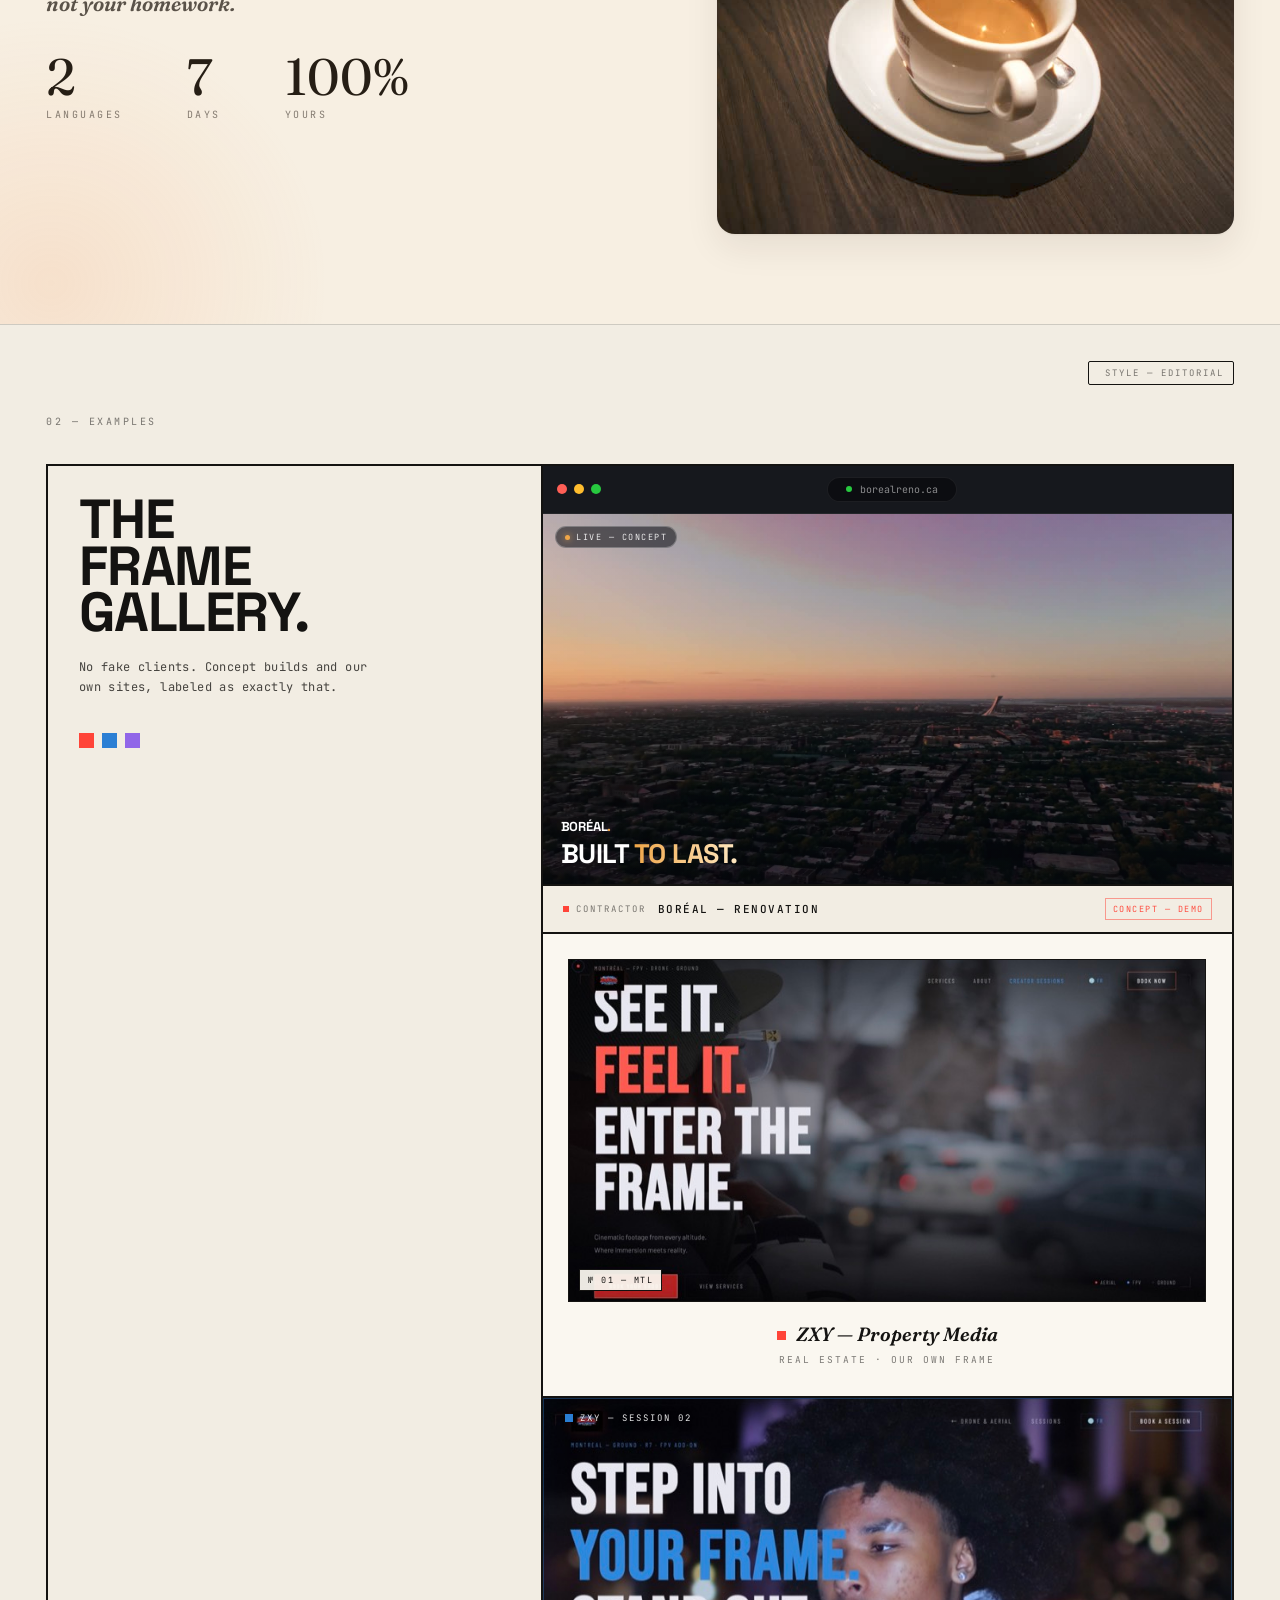
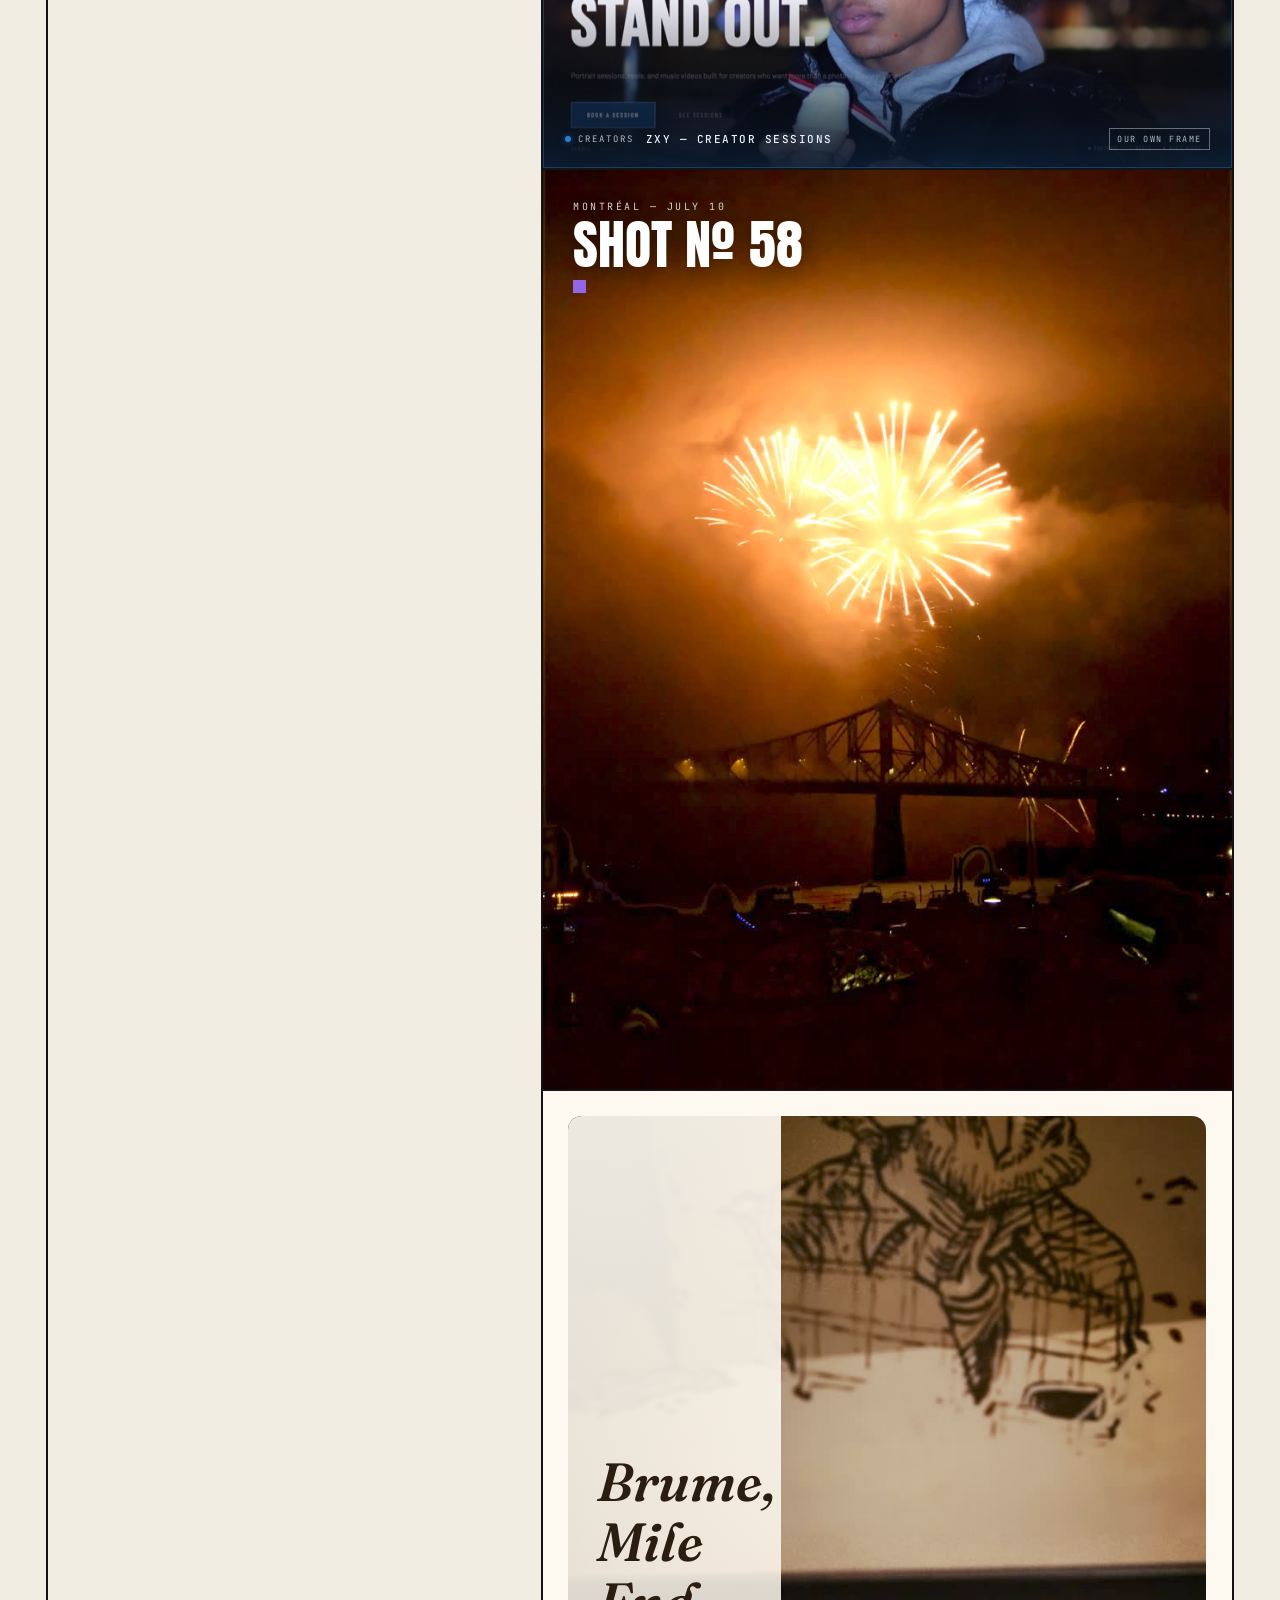
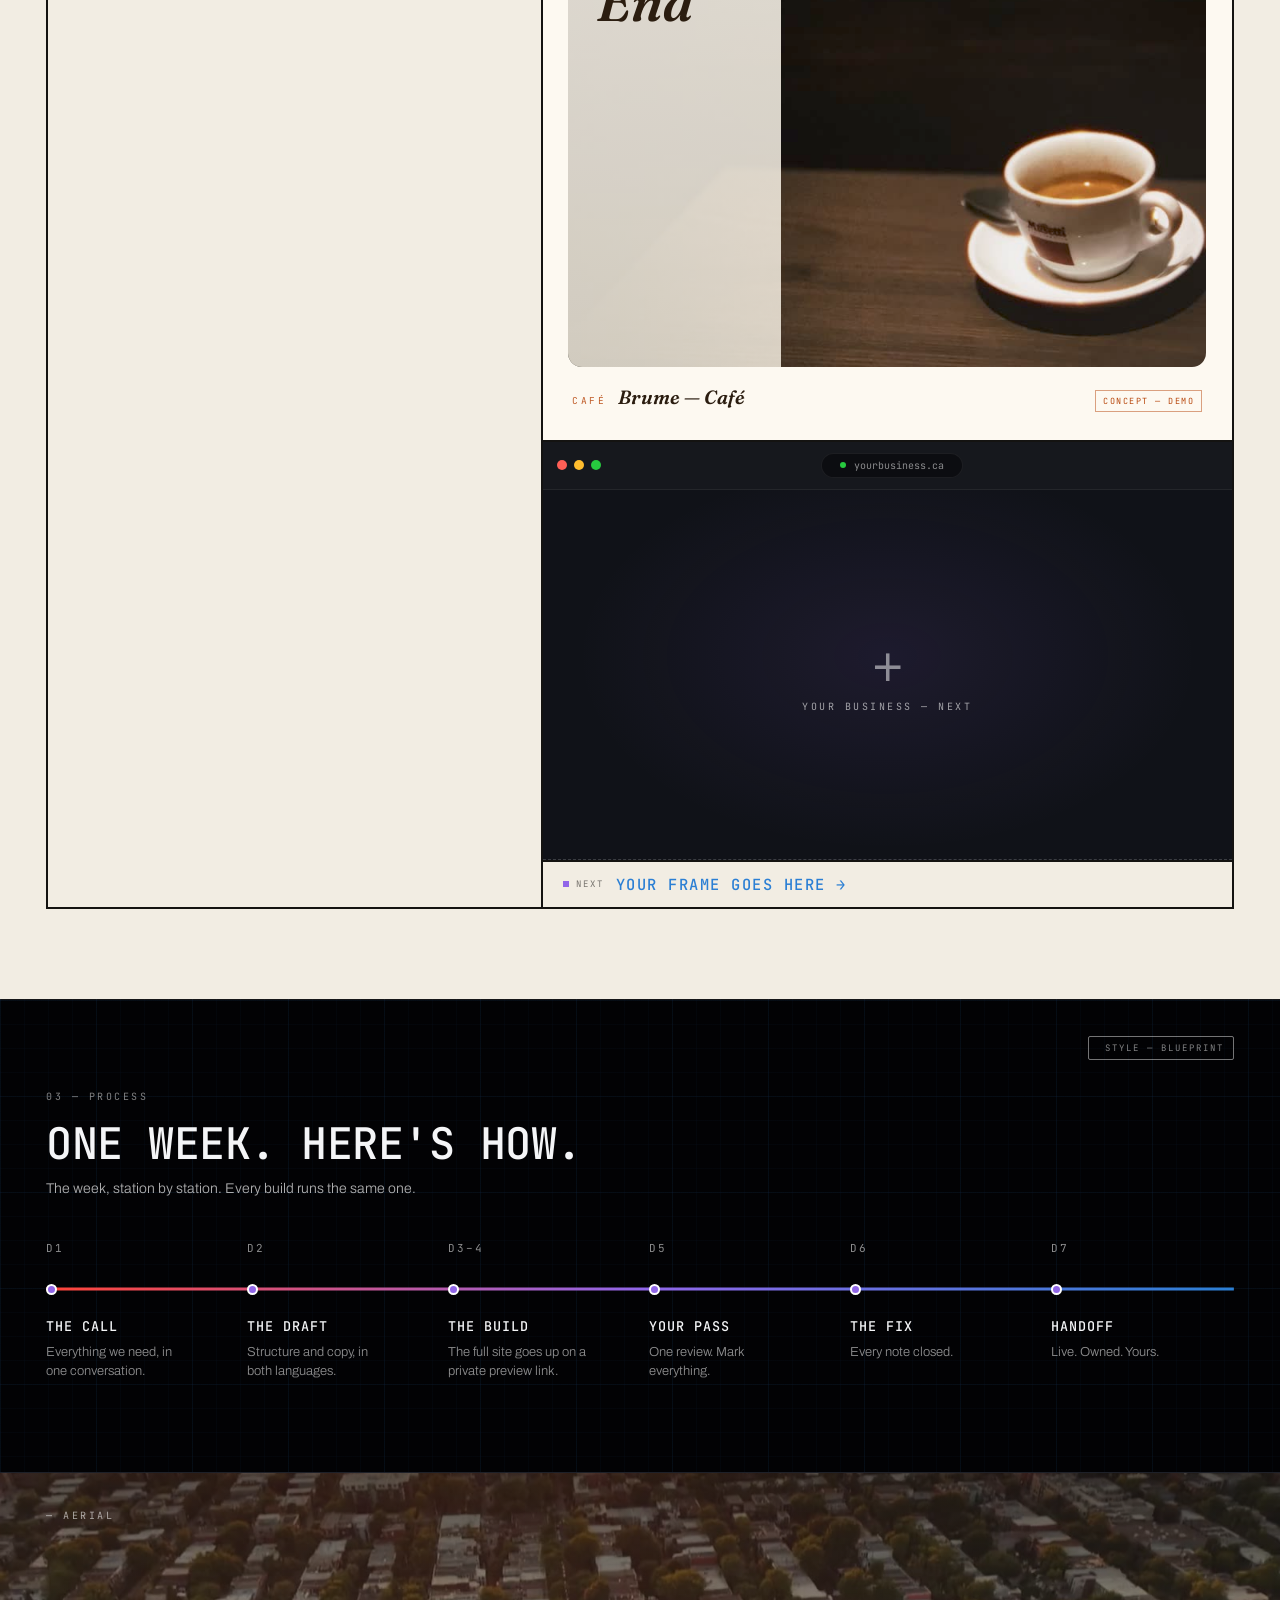
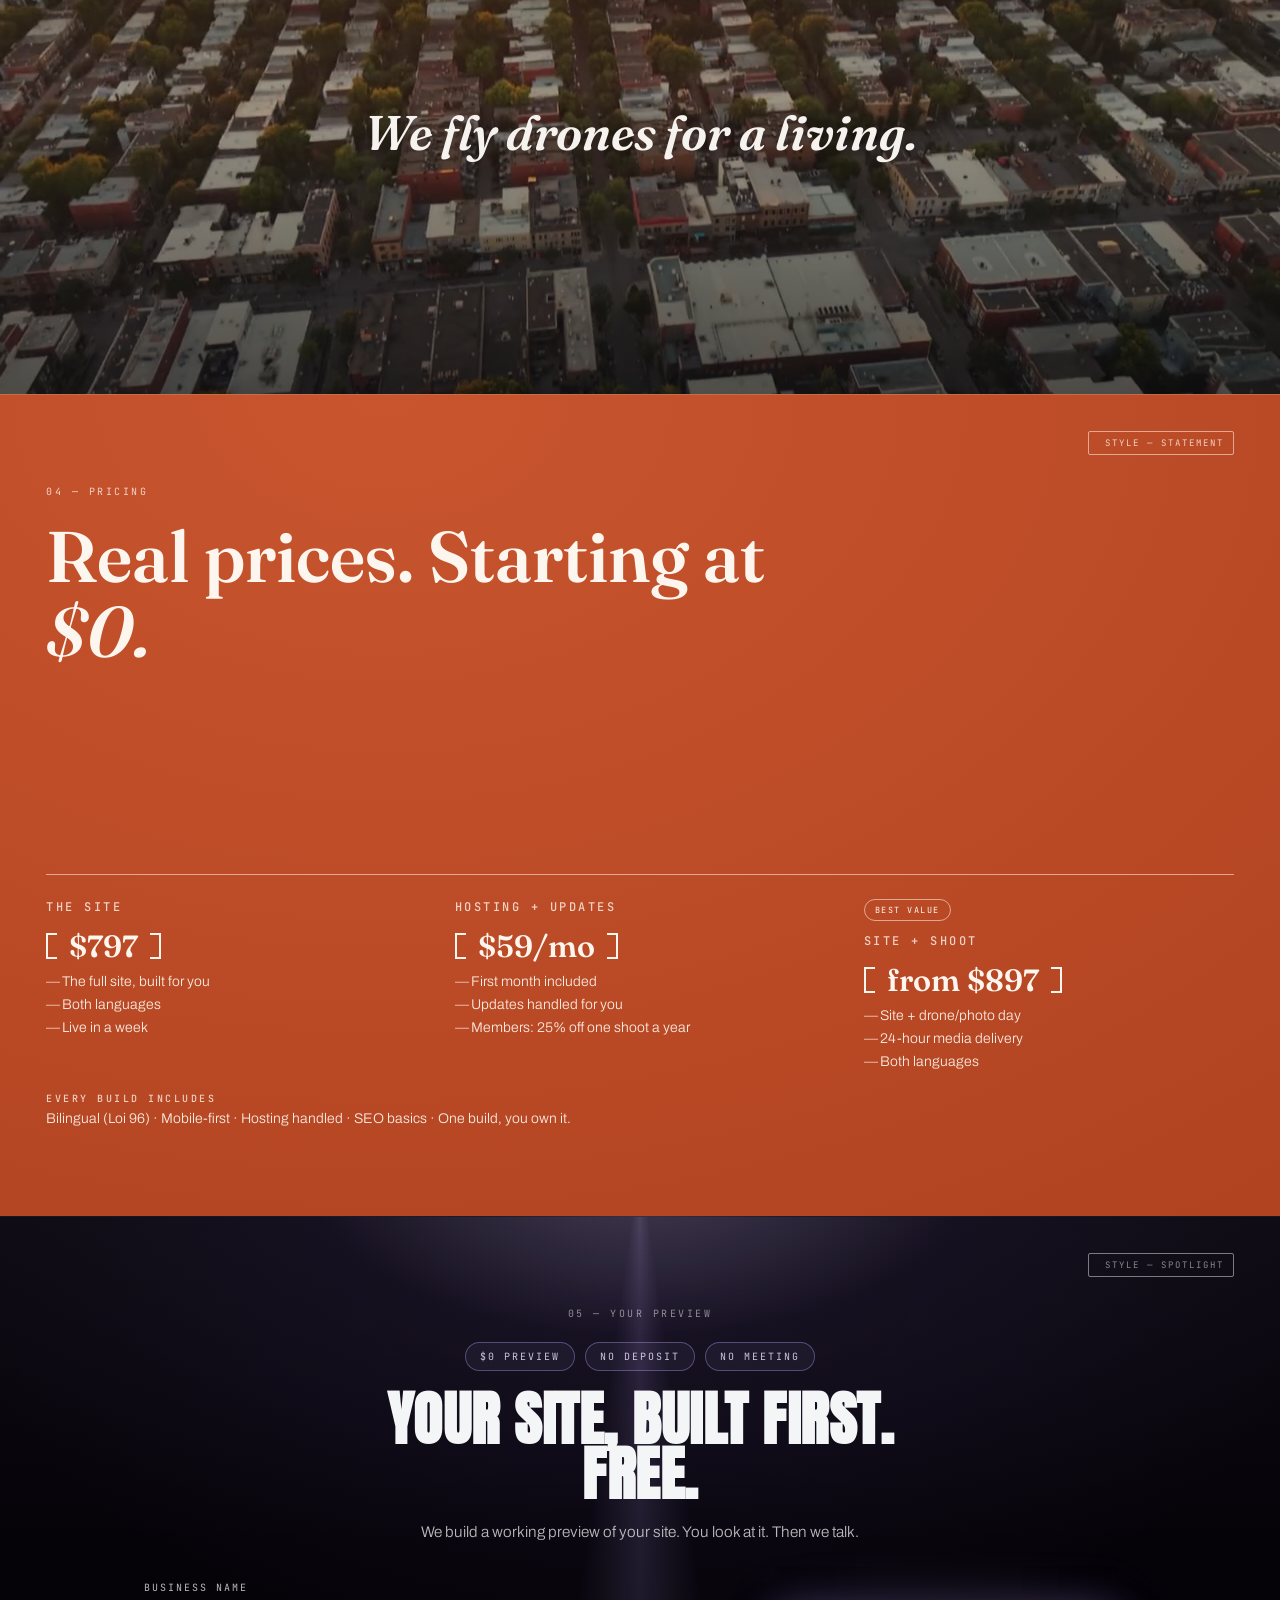
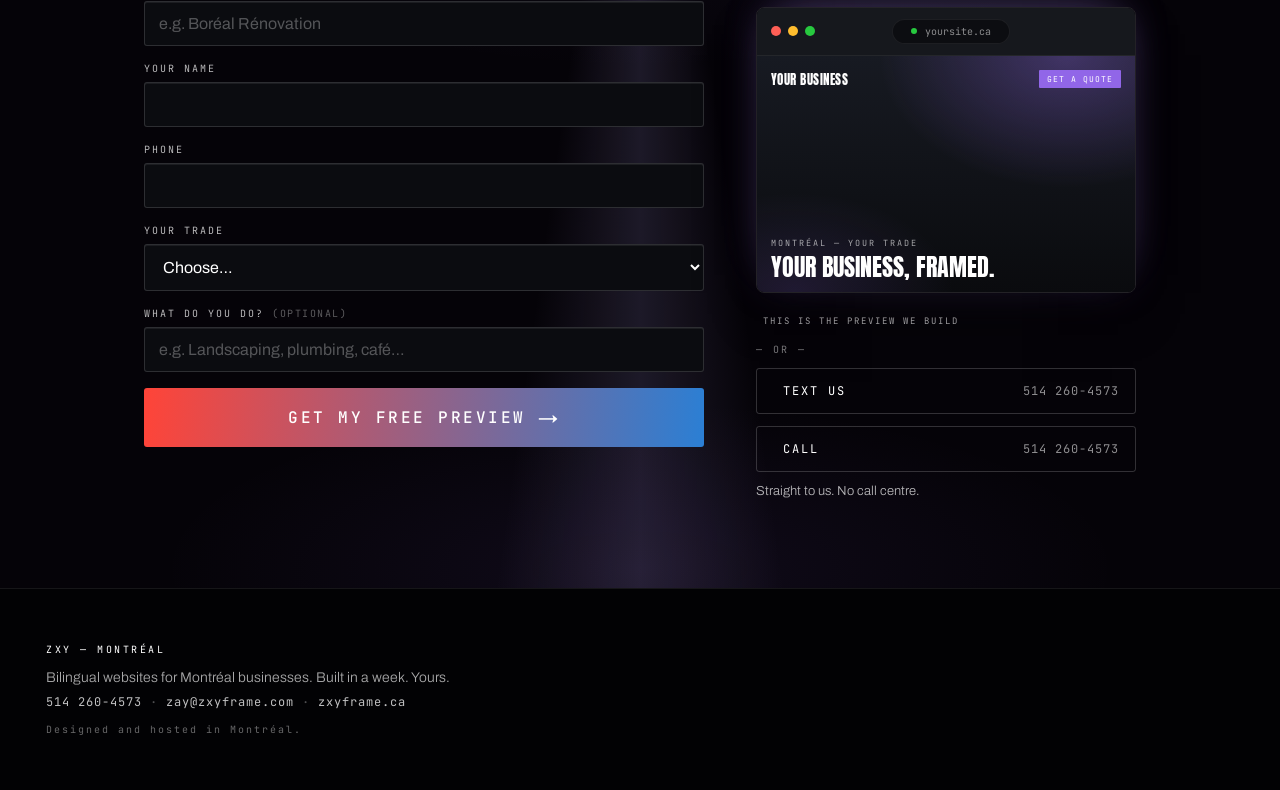
<file: websites/index.html>
<!DOCTYPE html>
<html lang="en">
<head>
<meta charset="UTF-8">
<link rel="icon" type="image/png" href="assets/favicon.png">
<meta name="viewport" content="width=device-width, initial-scale=1.0">
<title>ZXY. — Websites | Build Your Frame, Together</title>
<meta name="description" content="ZXY Visuals — Bilingual websites for Montreal businesses. Built in a week. Yours.">
<meta name="theme-color" content="#020204">
<!-- social cards (og:image path is deploy-relative — see docs/launch-runbook.md) -->
<meta property="og:title" content="ZXY. — Websites | Bilingual sites for Montréal businesses">
<meta property="og:description" content="Built in a week. Both languages. Yours — no retainer. Free preview first.">
<meta property="og:image" content="https://zxyframe.ca/websites/assets/skyline-downtown.jpg">
<meta property="og:type" content="website">
<meta property="og:url" content="https://zxyframe.ca/websites/">
<meta property="og:locale" content="en_CA">
<meta property="og:locale:alternate" content="fr_CA">
<meta name="twitter:card" content="summary_large_image">

<link rel="preconnect" href="https://fonts.googleapis.com">
<link rel="preconnect" href="https://fonts.gstatic.com" crossorigin>
<link href="https://fonts.googleapis.com/css2?family=Anton&family=Archivo:wght@300;400;500;600&family=Fraunces:ital,wght@0,600;0,700;1,600&family=JetBrains+Mono:wght@400;500&family=Space+Grotesk:wght@700&display=swap" rel="stylesheet">
<link rel="stylesheet" href="websites.css?v=47"><!-- bump ?v= on every phase — kills stale-cache testing sessions -->
<!-- the hero mockup's photo is a CSS background — preload it at the right size so the hero paints complete -->
<link rel="preload" as="image" href="assets/dusk-street.jpg" media="(min-width: 821px)">
<link rel="preload" as="image" href="assets/dusk-street-sm.jpg" media="(max-width: 820px)">

<!-- Fluid engine, PINNED to 0.6.1 (matches package.json). Newer majors break the static API. -->
<script type="importmap">
{
  "imports": {
    "webgl-fluid-enhanced": "https://esm.sh/webgl-fluid-enhanced@0.6.1"
  }
}
</script>
</head>
<body>
<div class="websites-page">

  <!-- ===== LIVE WEBGL FLUID CANVAS ===== -->
  <canvas id="fluid-canvas" aria-hidden="true"></canvas>

  <!-- ===== STATIC FALLBACK BLOOM (reduced-motion / mobile / no-WebGL) ===== -->
  <div class="hero-fallback" aria-hidden="true">
    <div class="bloom red-main"></div>
    <div class="bloom red-low"></div>
    <div class="bloom blue-main"></div>
    <div class="bloom blue-low"></div>
    <div class="bloom purple-mid"></div>
    <div class="hero-wash red"></div>
    <div class="hero-wash blue"></div>
  </div>

  <!-- ===== VIGNETTE + TEXT SCRIM ===== -->
  <div class="hero-vignette" aria-hidden="true"></div>
  <div class="hero-scrim" aria-hidden="true"></div>

  <!-- ===== FLOATING CONTRACTOR MOCKUP (proof asset) ===== -->
  <div class="hero-mockup" aria-hidden="true">
    <div class="mockup-chrome">
      <div class="mockup-traffic"><span class="r"></span><span class="y"></span><span class="g"></span></div>
      <div class="mockup-urlwrap"><div class="mockup-url"><span class="dot"></span>borealreno.ca</div></div>
      <div class="spacer"></div>
    </div>
    <div class="mockup-site">
      <div class="bg boreal-scene boreal-photo"></div>
      <div class="overlay"></div>
      <div class="mockup-nav">
        <div class="mockup-brand">BORÉAL<span class="dot">.</span></div>
        <div class="mockup-navlinks">
          <span data-i18n="mockNavA">SERVICES</span><span data-i18n="mockNavB">PROJECTS</span>
          <span class="quote" data-i18n="mockBtn">GET A QUOTE</span>
        </div>
      </div>
      <div class="mockup-hud"><span class="dot"></span><span data-i18n="mockTag">YOUR DRONE FOOTAGE</span></div>
      <div class="mockup-copy">
        <div class="mockup-eyebrow">— <span data-i18n="mockEyebrow">MONTRÉAL — RENOVATION · SINCE 2014</span></div>
        <div class="mockup-h1"><span data-i18n="mockH1">BUILT</span> <span class="grad" data-i18n="mockH2">TO LAST.</span></div>
      </div>
    </div>
  </div>

  <!-- ===== CORNER BRACKETS ===== -->
  <div class="corner tl" aria-hidden="true"></div>
  <div class="corner tr" aria-hidden="true"></div>
  <div class="corner bl" aria-hidden="true"></div>
  <div class="corner br" aria-hidden="true"></div>

  <!-- ===== RETICLE ===== -->
  <div class="reticle" aria-hidden="true"><div class="core"></div><div class="ring"></div></div>

  <!-- ===== NAV — fixed top bar: transparent (scrim) over hero, solid black on scroll ===== -->
  <nav class="hero-nav" id="hero-nav">
    <div class="brand">
      <!-- absolute URL: local python server has no site root (bare "/" = directory listing) -->
      <a href="https://zxyframe.ca/" class="hero-logo">ZXY<span class="accent-dot">.</span></a>
      <div class="hero-section-tag">/WEBSITES</div>
    </div>
    <div class="links">
      <a href="https://zxyframe.ca/" class="btn-home" data-i18n="navHome">HOME</a>
      <div class="menu">
        <a href="#why" data-i18n="navWhy">WHY</a><a href="#examples" data-i18n="navExamples">EXAMPLES</a><a href="#pricing" data-i18n="navPricing">PRICING</a>
      </div>
      <button class="btn-lang" id="lang-toggle" type="button"><span class="dot"></span><span data-i18n="langCode">FR</span></button>
      <a href="#preview" class="btn-nav-cta" data-i18n="navCta">FREE PREVIEW</a>
      <!-- mobile disclosure nav (≤820px) — zero-JS <details>; JS only closes it on tap -->
      <details class="nav-mobile" id="nav-mobile">
        <summary><span data-i18n="navMenu">MENU</span></summary>
        <div class="nav-mobile-panel">
          <a href="#why" data-i18n="navWhy">WHY</a>
          <a href="#examples" data-i18n="navExamples">EXAMPLES</a>
          <a href="#pricing" data-i18n="navPricing">PRICING</a>
          <a href="#preview" class="cta" data-i18n="navCta">FREE PREVIEW</a>
        </div>
      </details>
    </div>
  </nav>

  <!-- ===== CONTENT ===== -->
  <div class="hero-content">

    <!-- HEADLINE -->
    <div class="hero-headline-block">
      <div class="hero-eyebrow">— <span data-i18n="eyebrow">MONTRÉAL — WEBSITES · BILINGUAL · BILL 96</span></div>
      <h1 class="hero-headline">
        <span data-i18n="l1">BUILD YOUR</span>
        <span class="hl-frameline"><span data-i18n="l2pre"></span><span class="framed-word"><span class="fw-specular" aria-hidden="true"></span><span class="framed-word-text" data-i18n="l2frame">FRAME</span></span><span data-i18n="l2post"></span></span>
        <span data-i18n="l3">TOGETHER.</span>
      </h1>
      <p class="hero-tagline" data-i18n="sub1">Bilingual. Built in a week. Yours.</p>
      <div class="hero-cta-row">
        <a href="#preview" class="btn-primary"><span data-i18n="cta1">GET A FREE PREVIEW</span> <span class="arrow">→</span></a>
        <a href="#examples" class="btn-secondary" data-i18n="cta2">SEE EXAMPLE BUILDS</a>
      </div>
    </div>

    <!-- BOTTOM ROW -->
    <div class="hero-bottom">
      <div class="left">
        <div class="scroll-label"><span class="blink" data-i18n="scroll">SCROLL</span><span class="line"></span></div>
      </div>
      <!-- AXES MARK (replaces FLUID · LIVE) — red-Z / blue-X / grey-Y, draw-in once on load then static -->
      <div class="hero-cornermark">
        <svg class="axis-glyph" id="axisGlyph" viewBox="0 0 150 120" width="118" height="94" xmlns="http://www.w3.org/2000/svg" aria-label="ZXY axes">
          <circle class="ax-dot" cx="60" cy="78" r="2.4" fill="rgba(255,255,255,.7)"/>
          <line class="ax-line ax-z" x1="60" y1="78" x2="60" y2="14" stroke="#ff4438" stroke-width="1.6" stroke-linecap="round"/>
          <text class="ax-label ax-z-label" x="66" y="17" fill="#ff4438">Z</text>
          <line class="ax-line ax-x" x1="60" y1="78" x2="138" y2="78" stroke="#2b7fd4" stroke-width="1.6" stroke-linecap="round"/>
          <text class="ax-label ax-x-label" x="140" y="82" fill="#2b7fd4">X</text>
          <line class="ax-line ax-y" x1="60" y1="78" x2="16" y2="104" stroke="rgba(255,255,255,.42)" stroke-width="1.6" stroke-linecap="round"/>
          <text class="ax-label ax-y-label" x="6" y="114" fill="rgba(255,255,255,.42)">Y</text>
        </svg>
      </div>
    </div>

  </div>
</div>

<!-- ===== PAGE SECTIONS =====================================================
     Body-level siblings AFTER .websites-page (it has overflow:hidden and would
     clip children). Opaque backgrounds cover the fixed z0 fluid canvas.
     Stubs now; content lands per phase (P4-P8). -->
<!-- Each section's backdrop demos a WEBSITE STYLE ZXY builds (Zay's direction:
     the page is the portfolio). The style-demo class paints the backdrop; the
     .style-chip names it like a spec label. -->
<main id="page-sections">
  <section id="why" class="page-section style-warm" aria-labelledby="why-title">
    <p class="section-chapter"><span data-i18n="chWhy">01 — WHY</span></p>
    <span class="style-chip" aria-hidden="true"><span class="adot red"></span><span data-i18n="styleWhy">STYLE — WARM</span></span>
    <h2 class="section-title" id="why-title" data-reveal><span data-i18n="whyTitleA">No site, no </span><span class="why-hl" data-i18n="whyTitleHl">leads.</span></h2>
    <div class="why-grid">
      <article class="why-card" data-reveal style="--i: 0">
        <span class="atag"><span class="adot red"></span><span data-i18n="whyCard1Tag">BILINGUAL</span></span>
        <h3 data-i18n="whyCard1Title">Both languages. Hand-written.</h3>
        <p data-i18n="whyCard1Body">No translate button. Real French and real English on every page, so Loi 96 is covered and customers find you in both languages.</p>
        <button type="button" class="toggle-proof" id="toggle-proof" data-i18n="whyToggleProof">Press FR. That's the product. →</button>
      </article>
      <article class="why-card" data-reveal style="--i: 1">
        <span class="atag"><span class="adot purple"></span><span data-i18n="whyCard2Tag">YOURS</span></span>
        <h3 data-i18n="whyCard2Title">You own every piece.</h3>
        <p data-i18n="whyCard2Body">Domain, files, hosting: all in your name. Nobody holds your site hostage for a monthly fee.</p>
      </article>
      <article class="why-card" data-reveal style="--i: 2">
        <span class="atag"><span class="adot blue"></span><span data-i18n="whyCard3Tag">IN A WEEK</span></span>
        <h3 data-i18n="whyCard3Title">Live in seven days.</h3>
        <p data-i18n="whyCard3Body">From the first call to the keys, mapped day by day.</p>
        <a class="why-link" href="#process" data-i18n="whyCard3Link">THE PROCESS →</a>
      </article>
    </div>
    <!-- R1.1: editorial footer split — words left, the photograph right, whole cup -->
    <div class="why-foot">
      <div class="why-foot-copy">
        <p class="why-moat" data-reveal data-i18n="whyMoat">No photos? We fly drones for a living. Your footage is the add-on, not your homework.</p>
        <div class="why-stats" data-reveal>
          <div class="stat"><span class="stat-n">2</span><span class="stat-l" data-i18n="stat1l">LANGUAGES</span></div>
          <div class="stat"><span class="stat-n">7</span><span class="stat-l" data-i18n="stat2l">DAYS</span></div>
          <div class="stat"><span class="stat-n">100%</span><span class="stat-l" data-i18n="stat3l">YOURS</span></div>
        </div>
      </div>
      <figure class="why-figure" data-reveal>
        <img src="assets/espresso.jpg"
             srcset="assets/espresso-sm.jpg 800w, assets/espresso.jpg 1400w"
             sizes="(max-width: 820px) 100vw, 42vw"
             loading="lazy" decoding="async" width="1400" height="934"
             alt="Espresso pour at a Montréal café — shot by ZXY" data-i18n-attrs="alt=altEspresso">
      </figure>
    </div>
  </section>
  <section id="examples" class="page-section style-gallery" aria-labelledby="examples-title">
    <p class="section-chapter"><span data-i18n="chExamples">02 — EXAMPLES</span></p>
    <span class="style-chip" aria-hidden="true"><span class="adot blue"></span><span data-i18n="styleExamples">STYLE — EDITORIAL</span></span>
    <!-- JLM-style brutalist frame: the wrapper and the rail paint INK through
         2px gaps; every child paints cream — the grid lines are never drawn -->
    <div class="jlm-frame">
      <div class="jlm-panel">
        <div class="jlm-panel-in">
          <h2 class="section-title" id="examples-title" data-reveal>
            <span class="jlm-line" data-i18n="exTitleL1">THE</span>
            <span class="jlm-line" data-i18n="exTitleL2">FRAME</span>
            <span class="jlm-line" data-i18n="exTitleL3">GALLERY.</span>
          </h2>
          <p class="gallery-sub" data-reveal data-i18n="examplesSub">No fake clients. Concept builds and our own sites, labeled as exactly that.</p>
          <div class="jlm-swatches" aria-hidden="true"><span class="sw red"></span><span class="sw blue"></span><span class="sw purple"></span></div>
        </div>
      </div>
    <div class="gallery-grid">
      <!-- 1 · Boréal — the CSS-composed concept build (domain doesn't resolve: honesty is the pitch) -->
      <article class="build-card" data-reveal style="--i: 0">
        <div class="mockup-chrome">
          <div class="mockup-traffic"><span class="r"></span><span class="y"></span><span class="g"></span></div>
          <div class="mockup-urlwrap"><div class="mockup-url"><span class="dot"></span>borealreno.ca</div></div>
          <div class="spacer"></div>
        </div>
        <div class="build-shot boreal-scene boreal-photo lens-host" id="lens-host" role="img" tabindex="0"
             aria-label="Dusk over a Montréal street — the Boréal concept hero, shown in both languages" data-i18n-attrs="aria-label=altDusk">
          <div class="bshot-copy">
            <span class="bshot-brand">BORÉAL<span>.</span></span>
            <span class="bshot-h1"><span data-i18n="mockH1">BUILT</span> <em data-i18n="mockH2">TO LAST.</em></span>
          </div>
          <!-- X-RAY LENS: the OTHER language lives on this layer, revealed
               through a reticle that follows the pointer (tap-to-flip on touch) -->
          <div class="lens-layer boreal-scene boreal-photo" aria-hidden="true">
            <div class="bshot-copy">
              <span class="bshot-brand">BORÉAL<span>.</span></span>
              <span class="bshot-h1 alt-h1" data-en="BUILT TO LAST." data-fr="BÂTI POUR DURER.">BÂTI POUR DURER.</span>
            </div>
            <span class="lens-chip" id="lens-chip">FR — LIVE</span>
          </div>
          <div class="lens-ring" aria-hidden="true"></div>
          <span class="bshot-mark" data-i18n="markBoreal">LIVE — CONCEPT</span>
        </div>
        <div class="build-placard">
          <span class="atag"><span class="adot red"></span><span data-i18n="tileBorealTag">CONTRACTOR</span></span>
          <h3 data-i18n="tileBorealName">Boréal — Renovation</h3>
          <span class="build-badge" data-i18n="badgeConcept">CONCEPT — DEMO</span>
        </div>
      </article>
      <!-- 2 · the real ZXY real-estate frame — TEMPLATE: THE MATTE (framed print) -->
      <article class="build-card tile-matte" data-reveal style="--i: 1">
        <div class="matte-frame">
          <img src="assets/zxy-realtor-hero.jpg"
               srcset="assets/zxy-realtor-hero-sm.jpg 800w, assets/zxy-realtor-hero.jpg 1200w"
               sizes="(max-width: 820px) 100vw, 58vw"
               loading="lazy" decoding="async" width="1200" height="644"
               alt="ZXY real-estate site hero" data-i18n-attrs="alt=altRealtor">
          <span class="matte-mark" data-i18n="markMatte">№ 01 — MTL</span>
        </div>
        <div class="matte-caption">
          <h3 data-i18n="tileRealtorName">ZXY — Property Media</h3>
          <p class="matte-sub"><span data-i18n="tileRealtorTag">REAL ESTATE</span><span class="sep" aria-hidden="true">·</span><span data-i18n="badgeOwn">OUR OWN FRAME</span></p>
        </div>
      </article>
      <!-- 3 · the real ZXY creators frame — TEMPLATE: THE CINEMA (title card) -->
      <article class="build-card tile-cinema" data-reveal style="--i: 2">
        <div class="cinema-shot">
          <img src="assets/zxy-creator-hero.jpg"
               srcset="assets/zxy-creator-hero-sm.jpg 800w, assets/zxy-creator-hero.jpg 1200w"
               sizes="(max-width: 820px) 100vw, 58vw"
               loading="lazy" decoding="async" width="1200" height="644"
               alt="ZXY creator sessions site hero" data-i18n-attrs="alt=altCreator">
          <div class="cinema-scrim" aria-hidden="true"></div>
          <span class="cinema-mark" data-i18n="markCinema">ZXY — SESSION 02</span>
          <div class="cinema-caption">
            <span class="atag"><span class="adot blue"></span><span data-i18n="tileCreatorTag">CREATORS</span></span>
            <h3 data-i18n="tileCreatorName">ZXY — Creator Sessions</h3>
            <span class="build-badge own" data-i18n="badgeOwn">OUR OWN FRAME</span>
          </div>
        </div>
      </article>
      <!-- 4 · the aerial frame — TEMPLATE: THE POSTER (full portrait, as shot) -->
      <article class="build-card tile-poster" data-reveal style="--i: 3">
        <img class="poster-img" src="assets/fireworks-bridge.jpg"
             srcset="assets/fireworks-bridge-sm.jpg 800w, assets/fireworks-bridge.jpg 1200w"
             sizes="(max-width: 820px) 100vw, 58vw"
             loading="lazy" decoding="async" width="1200" height="1800"
             alt="Fireworks over the Jacques-Cartier bridge — ZXY drone media" data-i18n-attrs="alt=altAerial">
        <div class="poster-type">
          <span class="poster-eyebrow" data-i18n="posterDate">MONTRÉAL — JULY 10</span>
          <span class="poster-no" data-i18n="posterNo">SHOT № 58</span>
          <span class="poster-square" aria-hidden="true"></span>
        </div>
      </article>
      <!-- 5 · "Brume" café concept — TEMPLATE: THE WARM CARD (honestly labeled) -->
      <article class="build-card tile-warmcard" data-reveal style="--i: 4">
        <div class="warmcard-photo">
          <img src="assets/cafe-booth.jpg"
               srcset="assets/cafe-booth-sm.jpg 800w, assets/cafe-booth.jpg 1200w"
               sizes="(max-width: 820px) 100vw, 58vw"
               loading="lazy" decoding="async" width="1200" height="1800"
               alt="Café table with espresso and mural — the Brume café concept" data-i18n-attrs="alt=altCafe">
          <span class="warmcard-mark" data-i18n="markCafe">Brume, Mile End</span>
        </div>
        <div class="warmcard-caption">
          <span class="warmcard-eyebrow" data-i18n="tileCafeTag">CAFÉ</span>
          <h3 data-i18n="tileCafeName">Brume — Café</h3>
          <span class="build-badge" data-i18n="badgeConcept">CONCEPT — DEMO</span>
        </div>
      </article>
      <!-- 6 · the Empty Frame — the honesty gap converted into the CTA -->
      <a class="build-card empty-frame" href="#preview" data-reveal style="--i: 5">
        <div class="mockup-chrome">
          <div class="mockup-traffic"><span class="r"></span><span class="y"></span><span class="g"></span></div>
          <div class="mockup-urlwrap"><div class="mockup-url"><span class="dot"></span><span data-i18n="emptyUrl">yourbusiness.ca</span></div></div>
          <div class="spacer"></div>
        </div>
        <div class="build-shot empty">
          <span class="empty-plus" aria-hidden="true">+</span>
          <span class="empty-line" data-i18n="tileEmptyLine">YOUR BUSINESS — NEXT</span>
        </div>
        <div class="build-placard">
          <span class="atag"><span class="adot purple"></span><span data-i18n="tileEmptyTag">NEXT</span></span>
          <h3 data-i18n="tileEmptyCta">YOUR FRAME GOES HERE →</h3>
        </div>
      </a>
    </div>
    </div><!-- /jlm-frame -->
  </section>
  <section id="process" class="page-section style-blueprint" aria-labelledby="process-title">
    <p class="section-chapter"><span data-i18n="chProcess">03 — PROCESS</span></p>
    <span class="style-chip" aria-hidden="true"><span class="adot blue"></span><span data-i18n="styleProcess">STYLE — BLUEPRINT</span></span>
    <h2 class="section-title" id="process-title" data-reveal data-i18n="processTitle">ONE WEEK. HERE'S HOW.</h2>
    <p class="proc-sub" data-reveal data-i18n="processSub">The week, station by station. Every build runs the same one.</p>
    <div class="proc-wrap" data-reveal>
      <svg class="proc-rail" viewBox="0 0 1000 4" preserveAspectRatio="none" aria-hidden="true">
        <defs>
          <!-- userSpaceOnUse: objectBoundingBox gradients fail on axis-aligned
               lines (zero-height bbox = nothing painted) -->
          <linearGradient id="procGrad" gradientUnits="userSpaceOnUse" x1="0" y1="0" x2="1000" y2="0">
            <stop offset="0" stop-color="#ff4438"/>
            <stop offset=".5" stop-color="#9166e8"/>
            <stop offset="1" stop-color="#2b7fd4"/>
          </linearGradient>
        </defs>
        <line class="proc-track" x1="0" y1="2" x2="1000" y2="2" stroke="rgba(255,255,255,.14)" stroke-width="1.5"/>
        <line class="proc-line" x1="0" y1="2" x2="1000" y2="2" stroke="url(#procGrad)" stroke-width="3" pathLength="100"/>
      </svg>
      <div class="proc-carriage" aria-hidden="true"></div>
      <ol class="proc-steps">
        <li class="proc-step" style="--i: 0">
          <span class="proc-day" data-i18n="procD1">D1</span><span class="proc-dot" aria-hidden="true"></span>
          <h3 data-i18n="procT1">THE CALL</h3><p data-i18n="procB1">Everything we need, in one conversation.</p>
        </li>
        <li class="proc-step" style="--i: 1">
          <span class="proc-day" data-i18n="procD2">D2</span><span class="proc-dot" aria-hidden="true"></span>
          <h3 data-i18n="procT2">THE DRAFT</h3><p data-i18n="procB2">Structure and copy, in both languages.</p>
        </li>
        <li class="proc-step" style="--i: 2">
          <span class="proc-day" data-i18n="procD3">D3–4</span><span class="proc-dot" aria-hidden="true"></span>
          <h3 data-i18n="procT3">THE BUILD</h3><p data-i18n="procB3">The full site goes up on a private preview link.</p>
        </li>
        <li class="proc-step" style="--i: 3">
          <span class="proc-day" data-i18n="procD4">D5</span><span class="proc-dot" aria-hidden="true"></span>
          <h3 data-i18n="procT4">YOUR PASS</h3><p data-i18n="procB4">One review. Mark everything.</p>
        </li>
        <li class="proc-step" style="--i: 4">
          <span class="proc-day" data-i18n="procD5">D6</span><span class="proc-dot" aria-hidden="true"></span>
          <h3 data-i18n="procT5">THE FIX</h3><p data-i18n="procB5">Every note closed.</p>
        </li>
        <li class="proc-step" style="--i: 5">
          <span class="proc-day" data-i18n="procD6">D7</span><span class="proc-dot" aria-hidden="true"></span>
          <h3 data-i18n="procT6">HANDOFF</h3><p data-i18n="procB6">Live. Owned. Yours.</p>
        </li>
      </ol>
    </div>
  </section>
  <!-- ===== #AERIAL — THE DUSK BAND ==========================================
       The moat, made visible: Zay's graded clip0022 (rooftops tilt into a
       burning sunset) loops silently behind one line. Plays only on-screen —
       INCLUDING phones (Equal Cut: 720p rendition + small poster swap in
       site.js). Poster-only remains for reduced-motion / data-saver /
       tier-down. Markup ships the small poster; desktop swaps UP. The poster
       is the clip's own first frame, so playback starts without a jump. -->
  <section id="aerial" class="page-section style-band" aria-labelledby="aerial-line">
    <video class="band-video" id="band-video" muted loop playsinline preload="none"
           poster="assets/aerial-poster-sm.jpg?v=2" width="1920" height="1080" aria-hidden="true">
      <source src="assets/aerial-reveal.mp4?v=2" type="video/mp4">
    </video>
    <div class="band-scrim" aria-hidden="true"></div>
    <p class="section-chapter"><span data-i18n="chAerial">— AERIAL</span></p>
    <div class="band-inner">
      <p class="band-line" id="aerial-line" data-reveal data-i18n="bandLine">We fly drones for a living.</p>
    </div>
  </section>
  <section id="pricing" class="page-section style-minimal" aria-labelledby="pricing-title">
    <p class="section-chapter"><span data-i18n="chPricing">04 — PRICING</span></p>
    <span class="style-chip" aria-hidden="true"><span class="adot purple"></span><span data-i18n="stylePricing">STYLE — STATEMENT</span></span>
    <h2 class="section-title" id="pricing-title" data-reveal><span data-i18n="pricingT1">Real prices. Starting at </span><em class="pricing-zero" data-i18n="pricingT0">$0.</em></h2>
    <p class="pricing-sub" data-reveal><span data-i18n="pricingSub">One build, no retainer. Hosting is optional and the preview costs nothing.</span></p>
    <a class="tier-zero" href="#preview" data-reveal>
      <span class="tz-price" data-i18n="tzPrice">$0</span>
      <span class="tz-copy">
        <strong data-i18n="tzTitle">THE PREVIEW</strong>
        <span data-i18n="tzBody">Price your build after you've seen it.</span>
      </span>
      <span class="tz-arrow" aria-hidden="true">→</span>
    </a>
    <div class="tier-grid">
      <article class="tier-card" data-reveal style="--i: 0">
        <h3 data-i18n="tier1Name">THE SITE</h3>
        <div class="tier-price"><span class="cal cal-l" aria-hidden="true"></span><span class="tier-num" data-i18n="tier1Price">$797</span><span class="cal cal-r" aria-hidden="true"></span></div>
        <ul>
          <li data-i18n="tier1a">The full site, built for you</li>
          <li data-i18n="tierBoth">Both languages</li>
          <li data-i18n="tierWeek">Live in a week</li>
        </ul>
      </article>
      <article class="tier-card" data-reveal style="--i: 1">
        <h3 data-i18n="tier2Name">HOSTING + UPDATES</h3>
        <div class="tier-price"><span class="cal cal-l" aria-hidden="true"></span><span class="tier-num" data-i18n="tier2Price">$59/mo</span><span class="cal cal-r" aria-hidden="true"></span></div>
        <ul>
          <li data-i18n="tier2a">First month included</li>
          <li data-i18n="tierBoth2">Updates handled for you</li>
          <li data-i18n="tierWeek2">Members: 25% off one shoot a year</li>
        </ul>
      </article>
      <article class="tier-card" data-reveal style="--i: 2">
        <span class="tier-pop" data-i18n="tierPop">BEST VALUE</span>
        <h3 data-i18n="tier3Name">SITE + SHOOT</h3>
        <div class="tier-price"><span class="cal cal-l" aria-hidden="true"></span><span class="tier-num" data-i18n="tier3Price">from $897</span><span class="cal cal-r" aria-hidden="true"></span></div>
        <ul>
          <li data-i18n="tier3a">Site + drone/photo day</li>
          <li data-i18n="tierBoth3">24-hour media delivery</li>
          <li data-i18n="tierWeek3">Both languages</li>
        </ul>
      </article>
    </div>
    <p class="tier-includes" data-reveal><strong data-i18n="inclLabel">EVERY BUILD INCLUDES</strong><span data-i18n="inclList">Bilingual (Loi 96) · Mobile-first · Hosting handled · SEO basics · One build, you own it.</span></p>
  </section>
  <section id="preview" class="page-section style-cinematic" aria-labelledby="preview-title">
    <p class="section-chapter"><span data-i18n="chPreview">05 — YOUR PREVIEW</span></p>
    <span class="style-chip" aria-hidden="true"><span class="adot purple"></span><span data-i18n="stylePreview">STYLE — SPOTLIGHT</span></span>
    <div class="preview-chips" data-reveal>
      <span class="p-chip" data-i18n="prevChip1">$0 PREVIEW</span>
      <span class="p-chip" data-i18n="prevChip2">NO DEPOSIT</span>
      <span class="p-chip" data-i18n="prevChip3">NO MEETING</span>
    </div>
    <h2 class="section-title" id="preview-title" data-reveal data-i18n="previewTitle">YOUR SITE, BUILT FIRST. FREE.</h2>
    <p class="preview-sub" data-reveal data-i18n="previewSub">We build a working preview of your site. You look at it. Then we talk.</p>
    <div class="preview-grid">
      <!-- FormSubmit: same endpoint as the live main site. UNTESTED IN PROD from
           this page — first real submission triggers FormSubmit's one-time
           activation email (deploy-day checklist item). -->
      <form class="preview-form" action="https://formsubmit.co/zay@zxyframe.com" method="POST" data-reveal>
        <input type="hidden" name="_subject" value="ZXY — Free website preview request">
        <input type="text" name="_honey" class="hp" tabindex="-1" autocomplete="off" aria-hidden="true">
        <div class="field">
          <label for="f-business" data-i18n="formBusiness">BUSINESS NAME</label>
          <input id="f-business" name="business" type="text" required autocomplete="organization" placeholder="e.g. Boréal Rénovation" data-i18n-attrs="placeholder=formBusinessPh">
        </div>
        <div class="field">
          <label for="f-name" data-i18n="formName">YOUR NAME</label>
          <input id="f-name" name="name" type="text" required autocomplete="name">
        </div>
        <div class="field">
          <label for="f-phone" data-i18n="formPhone">PHONE</label>
          <input id="f-phone" name="phone" type="tel" required autocomplete="tel" inputmode="tel">
        </div>
        <div class="field">
          <label for="f-trade" data-i18n="formTrade">YOUR TRADE</label>
          <select id="f-trade" name="trade" required>
            <option value="" data-i18n="tradePick">Choose…</option>
            <option value="contractor" data-i18n="tradeContractor">Contractor / Renovation</option>
            <option value="realtor" data-i18n="tradeRealtor">Realtor</option>
            <option value="creator" data-i18n="tradeCreator">Creator</option>
            <option value="other" data-i18n="tradeOther">Other</option>
          </select>
        </div>
        <div class="field">
          <label for="f-trade-detail"><span data-i18n="formTradeDetail">WHAT DO YOU DO?</span> <em class="opt" id="f-trade-detail-opt" data-i18n="formOptional">(OPTIONAL)</em></label>
          <input id="f-trade-detail" name="trade_detail" type="text" maxlength="40" placeholder="e.g. Landscaping, plumbing, café…" data-i18n-attrs="placeholder=formTradeDetailPh">
        </div>
        <button class="btn-primary form-submit" type="submit"><span data-i18n="formSubmit">GET MY FREE PREVIEW</span> <span class="arrow">→</span></button>
        <!-- Response-time promise — Zay's operational call; enable when ready:
        <p class="form-note" data-i18n="resp48">We reply within 48 hours. / On répond en 48 heures.</p> -->
      </form>
      <aside class="preview-aside" data-reveal>
        <!-- THE PREVIEW FORGE — the form builds the visitor's own site while they
             type. aria-hidden mirror; the form stays the accessible object. -->
        <div class="forge" id="forge" data-trade="" aria-hidden="true">
          <div class="mockup-chrome">
            <div class="mockup-traffic"><span class="r"></span><span class="y"></span><span class="g"></span></div>
            <div class="mockup-urlwrap"><div class="mockup-url"><span class="dot"></span><span id="forge-url" data-i18n="forgeUrlDefault">yoursite.ca</span></div></div>
            <div class="spacer"></div>
          </div>
          <div class="forge-site">
            <div class="forge-nav">
              <span class="forge-brand" id="forge-brand" data-i18n="forgeBrand">YOUR BUSINESS</span>
              <span class="forge-cta" data-i18n="mockBtn">GET A QUOTE</span>
            </div>
            <div class="forge-copy">
              <span class="forge-eyebrow" id="forge-eyebrow" data-i18n="forgeEyebrow">MONTRÉAL — YOUR TRADE</span>
              <span class="forge-h1" id="forge-h1" data-i18n="forgeDefault">YOUR BUSINESS, FRAMED.</span>
            </div>
          </div>
        </div>
        <p class="forge-hud"><span class="adot purple"></span><span data-i18n="forgeHud">THIS IS THE PREVIEW WE BUILD</span></p>
        <p class="aside-label" data-i18n="orText">— OR —</p>
        <a class="contact-chip" href="sms:5142604573?&body=PREVIEW%20—%20" data-i18n-attrs="href=smsHref"><span class="adot red"></span><span data-i18n="smsChip">TEXT US</span><span class="chip-num">514 260-4573</span></a>
        <a class="contact-chip" href="tel:5142604573"><span class="adot blue"></span><span data-i18n="callChip">CALL</span><span class="chip-num">514 260-4573</span></a>
        <p class="aside-note" data-i18n="asideNote">Straight to us. No call centre.</p>
      </aside>
    </div>
  </section>
</main>
<footer class="site-footer">
  <p class="section-chapter"><span data-i18n="chFooter">ZXY — MONTRÉAL</span></p>
  <div class="footer-grid">
    <p class="footer-line" data-i18n="footPitch">Bilingual websites for Montréal businesses. Built in a week. Yours.</p>
    <p class="footer-contact">
      <a href="sms:5142604573">514 260-4573</a><span class="sep"> · </span><a href="mailto:zay@zxyframe.com">zay@zxyframe.com</a><span class="sep"> · </span><a href="https://zxyframe.ca/">zxyframe.ca</a>
    </p>
    <p class="footer-legal" data-i18n="footMade">Designed and hosted in Montréal.</p>
  </div>
</footer>

<!-- Sticky mobile SMS pill — appears after the hero exits, hides at #preview (site.js) -->
<a class="sms-pill" id="sms-pill" href="sms:5142604573?&body=PREVIEW%20—%20" data-i18n-attrs="href=smsHref"><span class="adot"></span><span data-i18n="pillText">TEXT US — FREE PREVIEW</span></a>

<!-- Telemetry: progress hairline (site.js drives it) -->
<div class="nav-progress" id="nav-progress" aria-hidden="true"></div>

<!-- EN/FR toggle (ported from the design's bilingual component) -->
<script>
(function () {
  var I18N = {
    en: {
      langCode: 'FR', navHome: 'HOME', navWhy: 'WHY', navExamples: 'EXAMPLES', navPricing: 'PRICING', navCta: 'FREE PREVIEW',
      eyebrow: 'MONTRÉAL — WEBSITES · BILINGUAL · BILL 96',
      l1: 'BUILD YOUR', l2pre: '', l2frame: 'FRAME', l2post: '', l3: 'TOGETHER.',
      sub1: 'Bilingual. Built in a week. Yours.',
      cta1: 'GET A FREE PREVIEW', cta2: 'SEE EXAMPLE BUILDS',
      scroll: 'SCROLL',
      mockTag: 'YOUR DRONE FOOTAGE', mockEyebrow: 'MONTRÉAL — RENOVATION · SINCE 2014',
      mockH1: 'BUILT', mockH2: 'TO LAST.', mockNavA: 'SERVICES', mockNavB: 'PROJECTS', mockBtn: 'GET A QUOTE',
      navMenu: 'MENU',
      chWhy: '01 — WHY', chExamples: '02 — EXAMPLES', chProcess: '03 — PROCESS',
      chPricing: '04 — PRICING', chPreview: '05 — YOUR PREVIEW', chFooter: 'ZXY — MONTRÉAL',
      chAerial: '— AERIAL',
      bandLine: 'We fly drones for a living.',
      whyTitleA: 'No site, no ', whyTitleHl: 'leads.',
      exTitleL1: 'THE', exTitleL2: 'FRAME', exTitleL3: 'GALLERY.',
      processTitle: "ONE WEEK. HERE'S HOW.",
      pricingT1: 'Real prices. Starting at ', pricingT0: '$0.',
      previewTitle: 'YOUR SITE, BUILT FIRST. FREE.',
      styleWhy: 'STYLE — WARM', styleExamples: 'STYLE — EDITORIAL', styleProcess: 'STYLE — BLUEPRINT',
      stylePricing: 'STYLE — STATEMENT', stylePreview: 'STYLE — SPOTLIGHT',
      examplesSub: 'No fake clients. Concept builds and our own sites, labeled as exactly that.',
      tileBorealTag: 'CONTRACTOR', tileBorealName: 'Boréal — Renovation', badgeConcept: 'CONCEPT — DEMO',
      tileRealtorTag: 'REAL ESTATE', tileRealtorName: 'ZXY — Property Media', badgeOwn: 'OUR OWN FRAME',
      tileCreatorTag: 'CREATORS', tileCreatorName: 'ZXY — Creator Sessions',
      posterDate: 'MONTRÉAL — JULY 10', posterNo: 'SHOT № 58',
      markBoreal: 'LIVE — CONCEPT', markMatte: '№ 01 — MTL',
      markCinema: 'ZXY — SESSION 02', markCafe: 'Brume, Mile End',
      tileCafeTag: 'CAFÉ', tileCafeName: 'Brume — Café',
      altCafe: 'Café table with espresso and mural — the Brume café concept',
      altAerial: 'Fireworks over the Jacques-Cartier bridge — ZXY drone media',
      tileEmptyTag: 'NEXT', tileEmptyLine: 'YOUR BUSINESS — NEXT', tileEmptyCta: 'YOUR FRAME GOES HERE →',
      emptyUrl: 'yourbusiness.ca',
      altRealtor: 'ZXY real-estate site hero', altCreator: 'ZXY creator sessions site hero',
      processSub: 'The week, station by station. Every build runs the same one.',
      procD1: 'D1', procD2: 'D2', procD3: 'D3–4', procD4: 'D5', procD5: 'D6', procD6: 'D7',
      procT1: 'THE CALL', procB1: 'Everything we need, in one conversation.',
      procT2: 'THE DRAFT', procB2: 'Structure and copy, in both languages.',
      procT3: 'THE BUILD', procB3: 'The full site goes up on a private preview link.',
      procT4: 'YOUR PASS', procB4: 'One review. Mark everything.',
      procT5: 'THE FIX', procB5: 'Every note closed.',
      procT6: 'HANDOFF', procB6: 'Live. Owned. Yours.',
      pricingSub: 'One build, no retainer. Hosting is optional and the preview costs nothing.',
      tier1Name: 'THE SITE', tier1Price: '$797', tier1a: 'The full site, built for you',
      tier2Name: 'HOSTING + UPDATES', tier2Price: '$59/mo', tier2a: 'First month included', tierPop: 'BEST VALUE',
      tier3Name: 'SITE + SHOOT', tier3Price: 'from $897', tier3a: 'Site + drone/photo day',
      tierBoth: 'Both languages', tierBoth2: 'Updates handled for you', tierBoth3: '24-hour media delivery',
      tierWeek: 'Live in a week', tierWeek2: 'Members: 25% off one shoot a year', tierWeek3: 'Both languages',
      tzPrice: '$0', tzTitle: 'THE PREVIEW', tzBody: "Price your build after you've seen it.",
      formTradeDetail: 'WHAT DO YOU DO?', formOptional: '(OPTIONAL)',
      formTradeDetailPh: 'e.g. Landscaping, plumbing, café…',
      forgeHud: 'THIS IS THE PREVIEW WE BUILD', forgeDefault: 'YOUR BUSINESS, FRAMED.',
      forgeUrlDefault: 'yoursite.ca', forgeBrand: 'YOUR BUSINESS', forgeEyebrow: 'MONTRÉAL — YOUR TRADE',
      inclLabel: 'EVERY BUILD INCLUDES',
      inclList: 'Bilingual (Loi 96) · Mobile-first · Hosting handled · SEO basics · One build, you own it.',
      previewSub: 'We build a working preview of your site. You look at it. Then we talk.',
      prevChip1: '$0 PREVIEW', prevChip2: 'NO DEPOSIT', prevChip3: 'NO MEETING',
      formBusiness: 'BUSINESS NAME', formBusinessPh: 'e.g. Boréal Rénovation',
      formName: 'YOUR NAME', formPhone: 'PHONE', formTrade: 'YOUR TRADE',
      tradePick: 'Choose…', tradeContractor: 'Contractor / Renovation', tradeRealtor: 'Realtor',
      tradeCreator: 'Creator', tradeOther: 'Other',
      formSubmit: 'GET MY FREE PREVIEW',
      orText: '— OR —', smsChip: 'TEXT US', callChip: 'CALL',
      asideNote: 'Straight to us. No call centre.',
      smsHref: 'sms:5142604573?&body=PREVIEW%20—%20',
      pillText: 'TEXT US — FREE PREVIEW',
      footPitch: 'Bilingual websites for Montréal businesses. Built in a week. Yours.',
      footMade: 'Designed and hosted in Montréal.',
      altEspresso: 'Espresso pour at a Montréal café — shot by ZXY',
      altDusk: 'Dusk over a Montréal street — the Boréal concept hero, shown in both languages',
      whyCard1Tag: 'BILINGUAL', whyCard1Title: 'Both languages. Hand-written.',
      whyCard1Body: 'No translate button. Real French and real English on every page, so Loi 96 is covered and customers find you in both languages.',
      whyToggleProof: "Press FR. That's the product. →",
      whyCard2Tag: 'YOURS', whyCard2Title: 'You own every piece.',
      whyCard2Body: 'Domain, files, hosting: all in your name. Nobody holds your site hostage for a monthly fee.',
      whyCard3Tag: 'IN A WEEK', whyCard3Title: 'Live in seven days.',
      whyCard3Body: 'From the first call to the keys, mapped day by day.',
      whyCard3Link: 'THE PROCESS →',
      whyMoat: 'No photos? We fly drones for a living. Your footage is the add-on, not your homework.',
      stat1l: 'LANGUAGES', stat2l: 'DAYS', stat3l: 'YOURS'
    },
    fr: {
      langCode: 'EN', navHome: 'ACCUEIL', navWhy: 'POURQUOI', navExamples: 'EXEMPLES', navPricing: 'TARIFS', navCta: 'APERÇU GRATUIT',
      eyebrow: 'MONTRÉAL — SITES WEB · BILINGUE · LOI 96',
      l1: 'BÂTISSEZ', l2pre: 'VOTRE ', l2frame: 'CADRE', l2post: '', l3: 'ENSEMBLE.',
      sub1: 'Bilingue. Prêt en une semaine. À vous.',
      cta1: 'OBTENEZ UN APERÇU GRATUIT', cta2: 'VOIR DES EXEMPLES',
      scroll: 'DÉFILER',
      mockTag: 'VOS IMAGES DRONE', mockEyebrow: 'MONTRÉAL — RÉNOVATION · DEPUIS 2014',
      mockH1: 'BÂTI', mockH2: 'POUR DURER.', mockNavA: 'SERVICES', mockNavB: 'PROJETS', mockBtn: 'SOUMISSION',
      navMenu: 'MENU',
      chWhy: '01 — POURQUOI', chExamples: '02 — EXEMPLES', chProcess: '03 — PROCESSUS',
      chPricing: '04 — TARIFS', chPreview: '05 — VOTRE APERÇU', chFooter: 'ZXY — MONTRÉAL',
      chAerial: '— AÉRIEN',
      bandLine: 'On pilote des drones pour gagner notre vie.',
      whyTitleA: 'Pas de site, pas de ', whyTitleHl: 'soumission.',
      exTitleL1: 'LA', exTitleL2: 'GALERIE', exTitleL3: 'DES CADRES.',
      processTitle: 'UNE SEMAINE. VOICI COMMENT.',
      pricingT1: 'Des prix réels. À partir de ', pricingT0: '0 $.',
      previewTitle: "VOTRE SITE, CONSTRUIT D'ABORD. GRATUIT.",
      styleWhy: 'STYLE — CHALEUREUX', styleExamples: 'STYLE — ÉDITORIAL', styleProcess: 'STYLE — PLAN',
      stylePricing: 'STYLE — MANIFESTE', stylePreview: 'STYLE — PROJECTEUR',
      examplesSub: "Pas de faux clients. Des concepts et nos propres sites, étiquetés pour ce qu'ils sont.",
      tileBorealTag: 'ENTREPRENEUR', tileBorealName: 'Boréal — Rénovation', badgeConcept: 'CONCEPT — DÉMO',
      tileRealtorTag: 'IMMOBILIER', tileRealtorName: 'ZXY — Médias immobiliers', badgeOwn: 'NOTRE PROPRE CADRE',
      tileCreatorTag: 'CRÉATEURS', tileCreatorName: 'ZXY — Sessions créateurs',
      posterDate: 'MONTRÉAL — 10 JUILLET', posterNo: 'PLAN № 58',
      markBoreal: 'EN DIRECT — CONCEPT', markMatte: '№ 01 — MTL',
      markCinema: 'ZXY — SESSION 02', markCafe: 'Brume, Mile End',
      tileCafeTag: 'CAFÉ', tileCafeName: 'Brume — Café',
      altCafe: "Table de café avec espresso et murale — le concept café Brume",
      altAerial: "Feux d'artifice au-dessus du pont Jacques-Cartier — média drone ZXY",
      tileEmptyTag: 'PROCHAIN', tileEmptyLine: 'VOTRE ENTREPRISE — LA PROCHAINE', tileEmptyCta: 'VOTRE CADRE VA ICI →',
      emptyUrl: 'votreentreprise.ca',
      altRealtor: 'Héros du site immobilier ZXY', altCreator: 'Héros du site sessions créateurs ZXY',
      processSub: 'La semaine, étape par étape. La même pour chaque projet.',
      procD1: 'J1', procD2: 'J2', procD3: 'J3–4', procD4: 'J5', procD5: 'J6', procD6: 'J7',
      procT1: "L'APPEL", procB1: "Tout ce qu'il faut, en une conversation.",
      procT2: 'LE TRACÉ', procB2: 'Structure et textes, dans les deux langues.',
      procT3: 'LE MONTAGE', procB3: "Le site complet se monte sur un lien d'aperçu privé.",
      procT4: 'VOTRE REGARD', procB4: 'Une révision. Notez tout.',
      procT5: 'LES RETOUCHES', procB5: 'Chaque note réglée.',
      procT6: 'CLÉ EN MAIN', procB6: 'En ligne. À vous.',
      pricingSub: "Un seul montage, pas de rétention. L'hébergement est optionnel et l'aperçu ne coûte rien.",
      tier1Name: 'LE SITE', tier1Price: '797 $', tier1a: 'Le site complet, monté pour vous',
      tier2Name: 'HÉBERGEMENT + MISES À JOUR', tier2Price: '59 $/mois', tier2a: 'Premier mois inclus', tierPop: 'MEILLEUR RAPPORT',
      tier3Name: 'SITE + TOURNAGE', tier3Price: 'dès 897 $', tier3a: 'Site + journée drone/photo',
      tierBoth: 'Les deux langues', tierBoth2: 'Mises à jour prises en charge', tierBoth3: 'Livraison des médias en 24 h',
      tierWeek: 'En ligne en une semaine', tierWeek2: 'Membres : 25 % de rabais sur un tournage par année', tierWeek3: 'Les deux langues',
      tzPrice: '0 $', tzTitle: "L'APERÇU", tzBody: "Fixez le prix après l'avoir vu.",
      formTradeDetail: 'QUE FAITES-VOUS?', formOptional: '(FACULTATIF)',
      formTradeDetailPh: 'ex. : Aménagement, plomberie, café…',
      forgeHud: "VOICI L'APERÇU QU'ON CONSTRUIT", forgeDefault: 'VOTRE ENTREPRISE, ENCADRÉE.',
      forgeUrlDefault: 'votresite.ca', forgeBrand: 'VOTRE ENTREPRISE', forgeEyebrow: 'MONTRÉAL — VOTRE MÉTIER',
      inclLabel: 'CHAQUE SITE INCLUT',
      inclList: "Bilingue (Loi 96) · Mobile d'abord · Hébergement inclus · SEO de base · Un seul montage, c'est à vous.",
      previewSub: "On monte un aperçu fonctionnel de votre site. Vous le regardez. Ensuite, on se parle.",
      prevChip1: 'APERÇU 0 $', prevChip2: 'AUCUN DÉPÔT', prevChip3: 'PAS DE RENCONTRE',
      formBusiness: "NOM DE L'ENTREPRISE", formBusinessPh: 'ex. : Boréal Rénovation',
      formName: 'VOTRE NOM', formPhone: 'TÉLÉPHONE', formTrade: 'VOTRE MÉTIER',
      tradePick: 'Choisir…', tradeContractor: 'Entrepreneur / Rénovation', tradeRealtor: 'Courtier immobilier',
      tradeCreator: 'Créateur', tradeOther: 'Autre',
      formSubmit: 'OBTENEZ MON APERÇU GRATUIT',
      orText: '— OU —', smsChip: 'TEXTEZ-NOUS', callChip: 'APPELEZ',
      asideNote: "Direct à nous. Pas de centre d'appels.",
      smsHref: 'sms:5142604573?&body=APER%C3%87U%20—%20',
      pillText: 'TEXTEZ-NOUS — APERÇU GRATUIT',
      footPitch: 'Sites web bilingues pour les entreprises de Montréal. Prêts en une semaine. À vous.',
      footMade: 'Conçu et hébergé à Montréal.',
      altEspresso: 'Café espresso dans un café montréalais — signé ZXY',
      altDusk: "Crépuscule sur une rue de Montréal — le héros du concept Boréal, montré dans les deux langues",
      whyCard1Tag: 'BILINGUE', whyCard1Title: 'Les deux langues. Écrites à la main.',
      whyCard1Body: "Pas de bouton « traduire ». Du vrai français et du vrai anglais sur chaque page : la Loi 96 est couverte, et vos clients vous trouvent dans les deux langues.",
      whyToggleProof: "Appuyez sur EN. C'est ça, le produit. →",
      whyCard2Tag: 'À VOUS', whyCard2Title: 'Chaque morceau vous appartient.',
      whyCard2Body: "Domaine, fichiers, hébergement : tout à votre nom. Personne ne prend votre site en otage avec des mensualités.",
      whyCard3Tag: 'EN UNE SEMAINE', whyCard3Title: 'En ligne en sept jours.',
      whyCard3Body: 'Du premier appel à la remise des clés, jour par jour.',
      whyCard3Link: 'LE PROCESSUS →',
      whyMoat: "Pas de photos? Le drone, c'est notre métier. Vos images sont une option, pas un devoir.",
      stat1l: 'LANGUES', stat2l: 'JOURS', stat3l: 'À VOUS'
    }
  };
  var lang = 'en';
  function apply() {
    var dict = I18N[lang];
    document.querySelectorAll('[data-i18n]').forEach(function (el) {
      var k = el.getAttribute('data-i18n');
      if (dict[k] != null) el.textContent = dict[k];
    });
    // attribute i18n: data-i18n-attrs="attr=key,attr2=key2" (placeholders, sms body, aria)
    document.querySelectorAll('[data-i18n-attrs]').forEach(function (el) {
      el.getAttribute('data-i18n-attrs').split(',').forEach(function (pair) {
        var kv = pair.split('=');
        if (dict[kv[1]] != null) el.setAttribute(kv[0], dict[kv[1]]);
      });
    });
    document.documentElement.lang = lang;
  }
  function setLang(l, persist) {
    lang = l;
    if (persist) { try { localStorage.setItem('zxy-lang', l); } catch (e) {} }
    apply();
  }
  var btn = document.getElementById('lang-toggle');
  if (btn) btn.addEventListener('click', function () { setLang(lang === 'en' ? 'fr' : 'en', true); });
  // toggle-as-proof (#why card): flips the whole page — the demo IS the product.
  var tp = document.getElementById('toggle-proof');
  if (tp && btn) tp.addEventListener('click', function () {
    btn.click();
    tp.classList.remove('pulse'); void tp.offsetWidth; tp.classList.add('pulse');
  });

  // dev-only drift check (runs on the pristine EN DOM, before any language apply):
  // hardcoded EN markup must byte-match the en dict or the EN→FR→EN roundtrip corrupts.
  if (location.hostname === 'localhost' || location.hostname === '127.0.0.1') {
    document.querySelectorAll('[data-i18n]').forEach(function (el) {
      var k = el.getAttribute('data-i18n');
      if (I18N.en[k] == null) { console.warn('[i18n] missing en key:', k); return; }
      if (el.textContent !== I18N.en[k])
        console.warn('[i18n drift]', k, JSON.stringify(el.textContent), '!=', JSON.stringify(I18N.en[k]));
    });
    Object.keys(I18N.en).forEach(function (k) {
      if (I18N.fr[k] == null) console.warn('[i18n] key missing in fr:', k);
    });
  }

  // LANGUAGE PICK — texted ?lang=fr links always win, then the visitor's saved
  // choice, then the browser language (a French Montréal phone gets French first
  // paint). This script is synchronous at body end, so applying here beats first
  // paint: no EN flash. Saved-choice persistence only on explicit signals
  // (toggle press / ?lang link), never on the sniff.
  var urlLang = null;
  try { urlLang = new URLSearchParams(location.search).get('lang'); } catch (e) {}
  var stored = null;
  try { stored = localStorage.getItem('zxy-lang'); } catch (e) {}
  var pref =
    (urlLang === 'fr' || urlLang === 'en') ? urlLang :
    (stored === 'fr' || stored === 'en') ? stored :
    ((navigator.language || '').toLowerCase().indexOf('fr') === 0 ? 'fr' : 'en');
  if (pref !== 'en') setLang(pref, urlLang != null);
})();
</script>

<!-- Nav scroll state + axes mark draw-in (hero UI only — does NOT touch the fluid sim) -->
<script>
(function () {
  // Navbar: transparent (scrim) over the hero, solid black once scrolled past it.
  var nav = document.getElementById('hero-nav');
  if (nav) {
    var onScroll = function () {
      nav.classList.toggle('scrolled', window.scrollY > (window.innerHeight - 90));
    };
    window.addEventListener('scroll', onScroll, { passive: true });
    window.addEventListener('resize', onScroll, { passive: true });
    onScroll();
  }
  // Axes mark: one-time draw-in on load, then static (no looping state).
  var ax = document.getElementById('axisGlyph');
  if (ax) { requestAnimationFrame(function () { ax.classList.add('ax-animate'); }); }
  // Mobile disclosure nav: works with zero JS; this only closes it after a tap.
  var mnav = document.getElementById('nav-mobile');
  if (mnav) {
    mnav.querySelectorAll('a').forEach(function (a) {
      a.addEventListener('click', function () { mnav.removeAttribute('open'); });
    });
  }
})();
</script>

<!-- Motion spine: scroll fade, reveals, frame-time sentinel (enhancement-only) -->
<script defer src="site.js?v=45"></script>

<!-- Fluid engine -->
<script type="module" src="fluid-hero.js?v=6"></script>
</body>
</html>
</file>
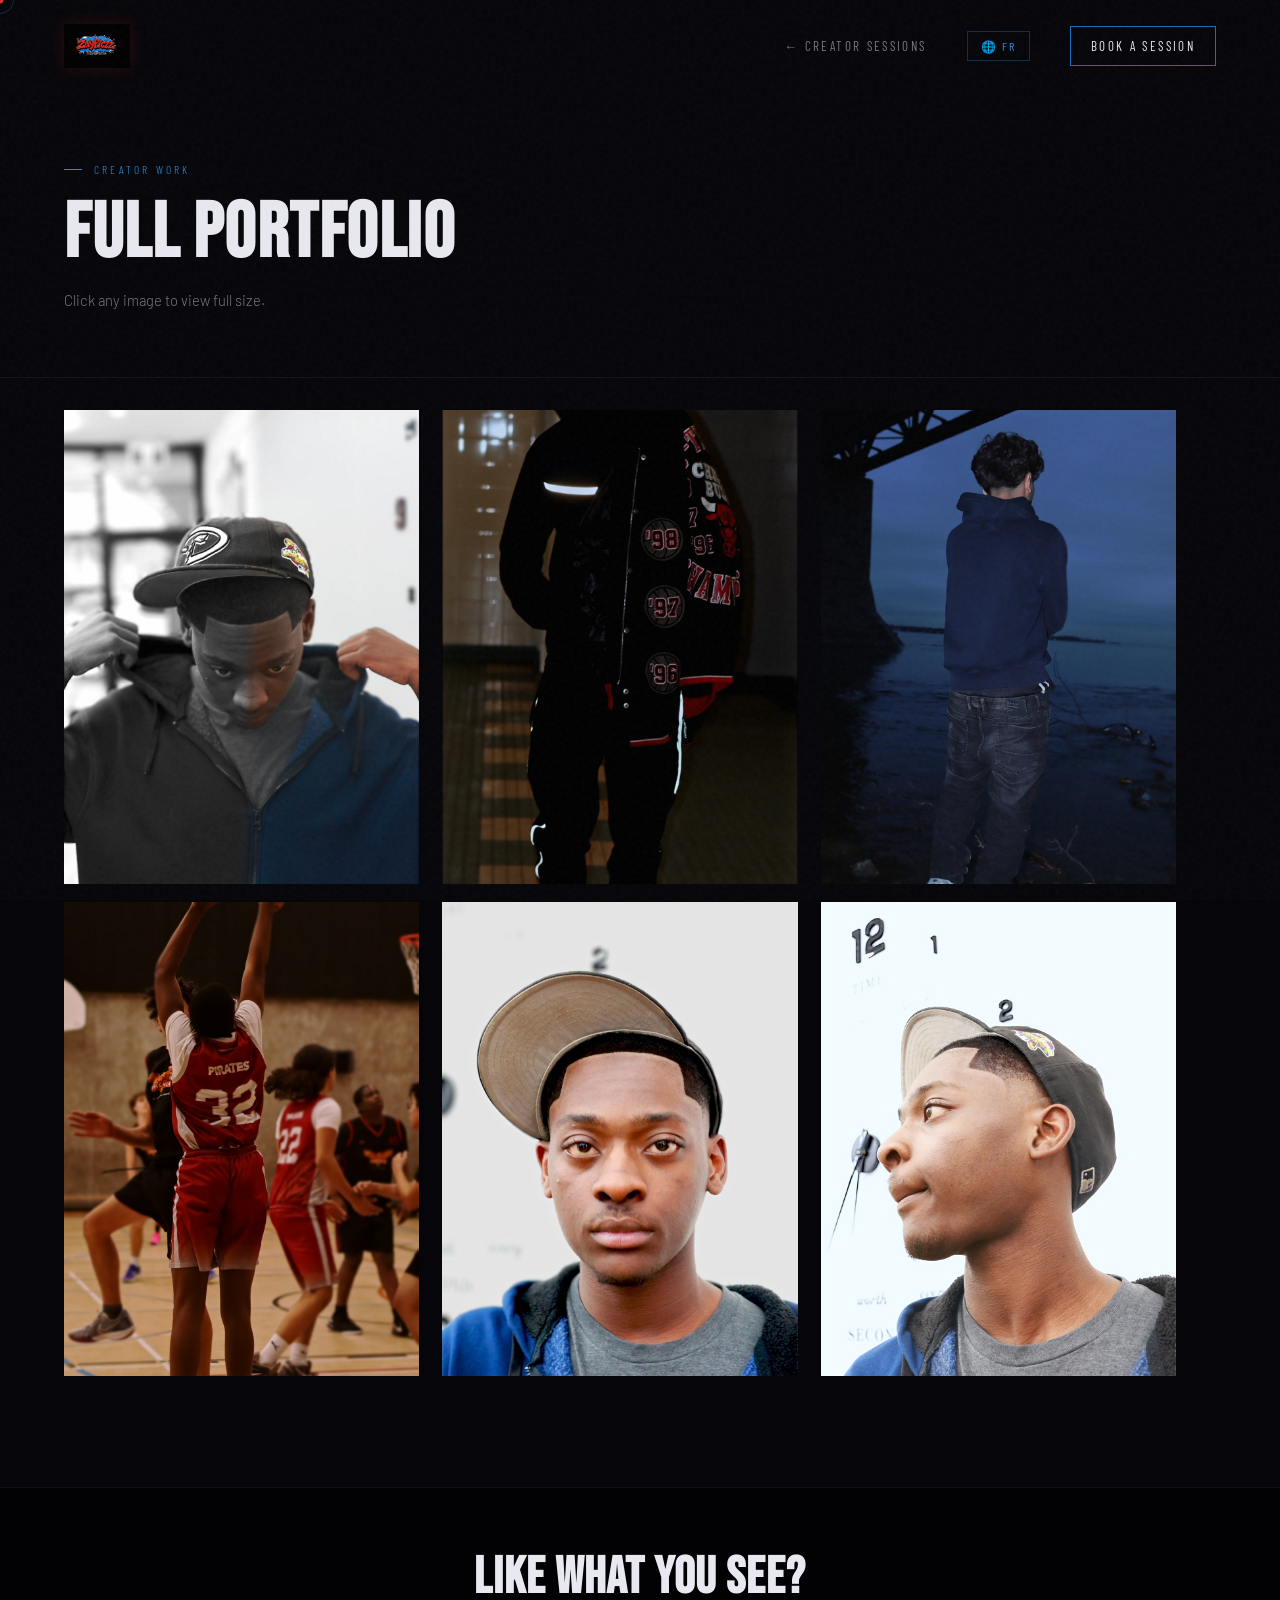
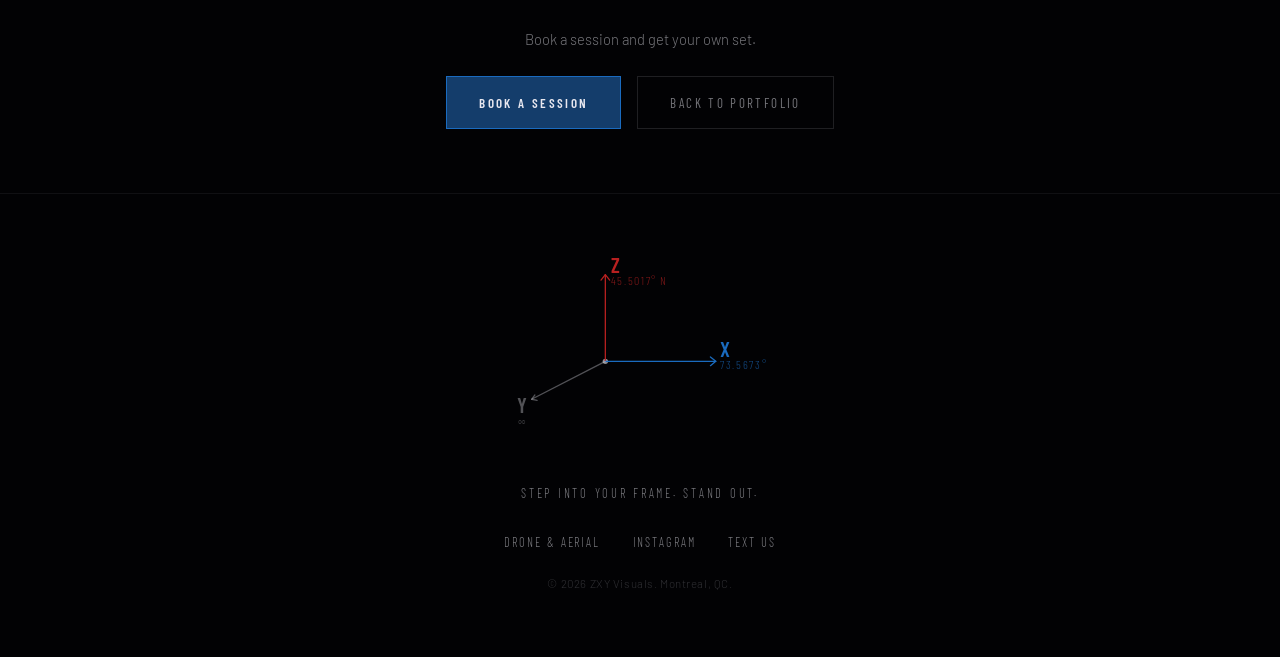
<file: creators-portal.html>
<!DOCTYPE html>
<html lang="en">
<head>
<meta charset="UTF-8">
<link rel="icon" type="image/png" href="assets/logo.png">
<meta name="viewport" content="width=device-width, initial-scale=1.0">
<title>Creator Portfolio | ZXY Visuals</title>
<meta name="description" content="Full creator portfolio: portraits, editorial, cinematic photography by ZXY Visuals in Montreal.">
<meta name="author" content="ZXY Visuals">
<meta name="robots" content="index, follow">
<meta name="theme-color" content="#020204">
<link rel="canonical" href="https://zayscriptzz.github.io/zxy-visuals/creators-portal.html">

<!-- Open Graph -->
<meta property="og:type" content="website">
<meta property="og:site_name" content="ZXY Visuals">
<meta property="og:title" content="Creator Portfolio | ZXY Visuals">
<meta property="og:description" content="Full creator portfolio: portraits, editorial, cinematic photography. Montreal-based.">
<meta property="og:url" content="https://zayscriptzz.github.io/zxy-visuals/creators-portal.html">
<meta property="og:image" content="https://zayscriptzz.github.io/zxy-visuals/assets/creator-hero.jpg">

<link rel="preconnect" href="https://fonts.googleapis.com">
<link rel="preconnect" href="https://fonts.gstatic.com" crossorigin>
<link href="https://fonts.googleapis.com/css2?family=Bebas+Neue&family=Barlow:ital,wght@0,300;0,400;0,500;1,300&family=Barlow+Condensed:wght@300;400;600&display=swap" rel="stylesheet">
<link rel="stylesheet" href="style.css">
<link rel="stylesheet" href="creators.css">
</head>
<body>

<div class="noise"></div>
<div class="cursor" id="cursor"></div>
<div class="cursor-trail" id="cursor-trail"></div>

<!-- NAV -->
<nav id="nav">
  <a href="creators.html" class="nav-logo">
    <img src="assets/logo.png" alt="ZXY Visuals" class="nav-logo-img">
  </a>
  <div class="nav-links">
    <a href="creators.html" class="nav-back" data-en="&larr; Creator Sessions" data-fr="&larr; Sessions Cr&eacute;ateurs">&larr; Creator Sessions</a>
    <button class="lang-toggle" id="langBtn" onclick="toggleLang()">&#127760; FR</button>
    <a href="creators.html#book" class="nav-cta nav-cta-blue" data-en="Book a Session" data-fr="R&eacute;server">Book a Session</a>
  </div>
  <button class="hamburger" id="hamburger" aria-label="Menu">
    <span></span><span></span><span></span>
  </button>
</nav>

<div class="mobile-nav" id="mobileNav">
  <a href="creators.html" data-en="Creator Sessions" data-fr="Sessions Cr&eacute;ateurs">Creator Sessions</a>
  <a href="index.html" data-en="Drone & Aerial" data-fr="Drone & A&eacute;rien">Drone & Aerial</a>
  <div class="mobile-nav-divider"></div>
  <a href="creators.html#book" class="mobile-nav-cta blue-cta" data-en="Book a Session" data-fr="R&eacute;server">Book a Session</a>
</div>

<!-- PORTAL HEADER -->
<section style="padding: 10rem 4rem 4rem; background: var(--black-2); border-bottom: 1px solid var(--border);">
  <div style="max-width: 1200px; margin: 0 auto;">
    <div class="section-tag cr-section-tag" data-en="Creator Work" data-fr="Travail cr&eacute;ateur">Creator Work</div>
    <h2 style="font-family: var(--font-display); font-size: clamp(3rem, 6vw, 6rem); letter-spacing: 0.02em; line-height: 1; margin-bottom: 1rem;" data-en="Full Portfolio" data-fr="Portfolio Complet">Full Portfolio</h2>
    <p style="color: var(--white-dim); font-size: 0.92rem;" data-en="Click any image to view full size." data-fr="Cliquez sur une image pour la voir en taille r&eacute;elle.">Click any image to view full size.</p>
  </div>
</section>

<!-- PORTAL GRID -->
<section style="padding: 2rem 4rem 6rem; background: var(--black-2);">
  <div class="portal-grid">

    <div class="portal-cell">
      <div class="portal-stack" tabindex="0" aria-label="View portrait"
           data-images='[{"src":"assets/creator-photo7.jpg","type":"image","alt":"Portrait, looking down, cinematic lighting, cap and jacket"}]'>
        <div class="stack-front">
          <img src="assets/creator-photo7.jpg" alt="Portrait, looking down, cinematic lighting, cap and jacket" loading="lazy" width="1080" height="1920">
          <div class="portfolio-overlay"><div class="portfolio-label" data-en="Portrait" data-fr="Portrait">Portrait</div></div>
        </div>
      </div>
    </div>

    <div class="portal-cell">
      <div class="portal-stack" tabindex="0" aria-label="View street portrait"
           data-images='[{"src":"assets/creator-photo2.jpg","type":"image","alt":"Street portrait, varsity jacket, urban night"}]'>
        <div class="stack-front">
          <img src="assets/creator-photo2.jpg" alt="Street portrait, varsity jacket, urban night" loading="lazy" width="1080" height="1920">
          <div class="portfolio-overlay"><div class="portfolio-label" data-en="Street" data-fr="Rue">Street</div></div>
        </div>
      </div>
    </div>

    <div class="portal-cell">
      <div class="portal-stack" tabindex="0" aria-label="View editorial portrait"
           data-images='[{"src":"assets/creator-photo3.jpg","type":"image","alt":"Editorial portrait, oceanside, blue tones"}]'>
        <div class="stack-front">
          <img src="assets/creator-photo3.jpg" alt="Editorial portrait, oceanside, blue tones" loading="lazy" width="1080" height="1920">
          <div class="portfolio-overlay"><div class="portfolio-label" data-en="Editorial" data-fr="&Eacute;ditorial">Editorial</div></div>
        </div>
      </div>
    </div>

    <div class="portal-cell">
      <div class="portal-stack" tabindex="0" aria-label="View cinematic portrait"
           data-images='[{"src":"assets/creator-photo4.jpg","type":"image","alt":"Cinematic portrait, basketball court, action"}]'>
        <div class="stack-front">
          <img src="assets/creator-photo4.jpg" alt="Cinematic portrait, basketball court, action" loading="lazy" width="1080" height="1920">
          <div class="portfolio-overlay"><div class="portfolio-label" data-en="Cinematic" data-fr="Cin&eacute;matique">Cinematic</div></div>
        </div>
      </div>
    </div>

    <div class="portal-cell">
      <div class="portal-stack" tabindex="0" aria-label="View portrait"
           data-images='[{"src":"assets/creator-photo5.jpg","type":"image","alt":"Portrait, front-facing, bucket hat, blue hoodie"}]'>
        <div class="stack-front">
          <img src="assets/creator-photo5.jpg" alt="Portrait, front-facing, bucket hat, blue hoodie" loading="lazy" width="1080" height="1920">
          <div class="portfolio-overlay"><div class="portfolio-label" data-en="Portrait" data-fr="Portrait">Portrait</div></div>
        </div>
      </div>
    </div>

    <div class="portal-cell">
      <div class="portal-stack" tabindex="0" aria-label="View profile portrait"
           data-images='[{"src":"assets/creator-photo6.jpg","type":"image","alt":"Profile, side angle, cap turned back, clock background"}]'>
        <div class="stack-front">
          <img src="assets/creator-photo6.jpg" alt="Profile, side angle, cap turned back, clock background" loading="lazy" width="1080" height="1920">
          <div class="portfolio-overlay"><div class="portfolio-label" data-en="Profile" data-fr="Profil">Profile</div></div>
        </div>
      </div>
    </div>

  </div>
</section>

<!-- BACK + BOOK CTA -->
<section style="padding: 4rem; background: var(--black); border-top: 1px solid var(--border);">
  <div style="max-width: 800px; margin: 0 auto; display: flex; flex-direction: column; align-items: center; gap: 1.5rem; text-align: center;">
    <h2 style="font-family: var(--font-display); font-size: clamp(2rem, 4vw, 3.5rem); letter-spacing: 0.02em; line-height: 1;" data-en="Like what you see?" data-fr="Vous aimez ce que vous voyez?">Like what you see?</h2>
    <p style="color: var(--white-dim); font-size: 0.92rem;" data-en="Book a session and get your own set." data-fr="R&eacute;servez une session et repartez avec votre propre s&eacute;rie.">Book a session and get your own set.</p>
    <div style="display: flex; gap: 1rem; flex-wrap: wrap; justify-content: center;">
      <a href="creators.html#book" class="btn-primary btn-blue" data-en="Book a Session" data-fr="R&eacute;server une session">Book a Session</a>
      <a href="creators.html#portfolio" class="btn-ghost" data-en="Back to Portfolio" data-fr="Retour au portfolio">Back to Portfolio</a>
    </div>
  </div>
</section>

<!-- FOOTER -->
<footer class="footer">
  <div class="footer-inner">
    <div class="footer-logo">
      <svg class="footer-axis" id="footerAxis" viewBox="0 0 240 170" width="180" height="128" xmlns="http://www.w3.org/2000/svg" aria-label="ZXY Visuals">
        <circle class="fa-dot" cx="88" cy="95" r="2.5" fill="rgba(232,232,240,0.6)"/>
        <line class="fa-line fa-z" x1="88" y1="95" x2="88" y2="15" stroke="#b82020" stroke-width="1.2" stroke-linecap="round"/>
        <g class="fa-label fa-z-label">
          <polyline points="84,20 88,15 92,20" fill="none" stroke="#b82020" stroke-width="1.2" stroke-linecap="round" stroke-linejoin="round"/>
          <text x="93" y="13" fill="#b82020" font-family="'Barlow Condensed',sans-serif" font-size="11" font-weight="600" letter-spacing="2">Z</text>
          <text x="93" y="25" fill="#b82020" font-family="'Barlow Condensed',sans-serif" font-size="6.5" letter-spacing="1.5" opacity="0.65">45.5017&deg; N</text>
        </g>
        <line class="fa-line fa-x" x1="88" y1="95" x2="190" y2="95" stroke="#1a6bbf" stroke-width="1.2" stroke-linecap="round"/>
        <g class="fa-label fa-x-label">
          <polyline points="185,91 190,95 185,99" fill="none" stroke="#1a6bbf" stroke-width="1.2" stroke-linecap="round" stroke-linejoin="round"/>
          <text x="194" y="91" fill="#1a6bbf" font-family="'Barlow Condensed',sans-serif" font-size="11" font-weight="600" letter-spacing="2">X</text>
          <text x="194" y="102" fill="#1a6bbf" font-family="'Barlow Condensed',sans-serif" font-size="6.5" letter-spacing="1.5" opacity="0.65">73.5673&deg; W</text>
        </g>
        <line class="fa-line fa-y" x1="88" y1="95" x2="20" y2="130" stroke="rgba(232,232,240,0.35)" stroke-width="1.2" stroke-linecap="round"/>
        <g class="fa-label fa-y-label">
          <polyline points="25,131 20,130 23,126" fill="none" stroke="rgba(232,232,240,0.35)" stroke-width="1.2" stroke-linecap="round" stroke-linejoin="round"/>
          <text x="12" y="143" fill="rgba(232,232,240,0.35)" font-family="'Barlow Condensed',sans-serif" font-size="11" font-weight="600" letter-spacing="2" text-anchor="middle">Y</text>
          <text x="12" y="155" fill="rgba(232,232,240,0.35)" font-family="'Barlow Condensed',sans-serif" font-size="9" letter-spacing="1" opacity="0.65" text-anchor="middle">&#x221E;</text>
        </g>
        <text class="fa-text-zxy" x="105" y="111" text-anchor="middle">ZXY</text>
      </svg>
    </div>
    <div class="footer-tagline" data-en="Step Into Your Frame. Stand Out." data-fr="Entrez dans votre cadre. D&eacute;marquez-vous.">Step Into Your Frame. Stand Out.</div>
    <div class="footer-links">
      <a href="index.html" data-en="Drone & Aerial" data-fr="Drone & A&eacute;rien">Drone & Aerial</a>
      <a href="https://www.instagram.com/zaypiczz" target="_blank">Instagram</a>
      <a href="sms:5142604573" data-en="Text Us" data-fr="Nous texter">Text Us</a>
    </div>
    <div class="footer-copy" data-en="&copy; 2026 ZXY Visuals. Montreal, QC." data-fr="&copy; 2026 ZXY Visuals. Montr&eacute;al, QC.">&copy; 2026 ZXY Visuals. Montreal, QC.</div>
  </div>
</footer>

<!-- LIGHTBOX -->
<div class="lightbox" id="lightbox"></div>

<script src="script.js"></script>
</body>
</html>
</file>
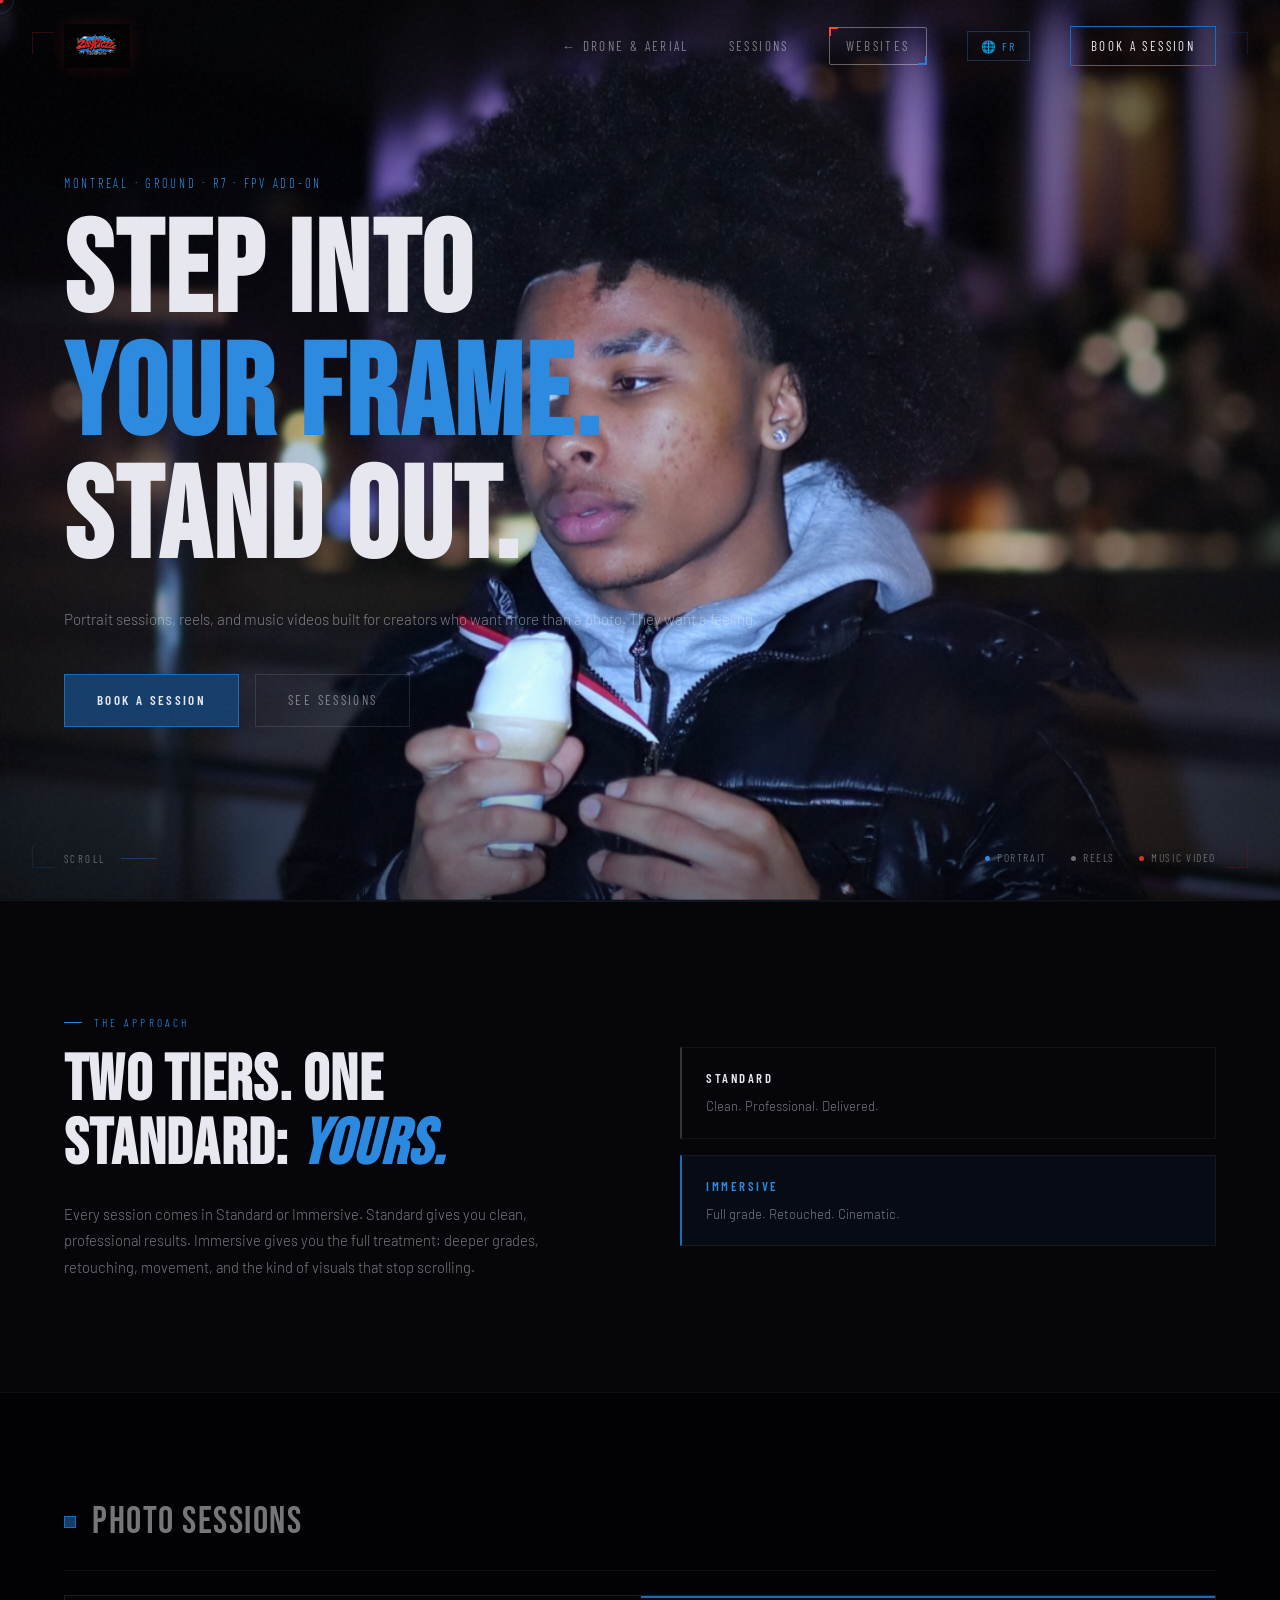
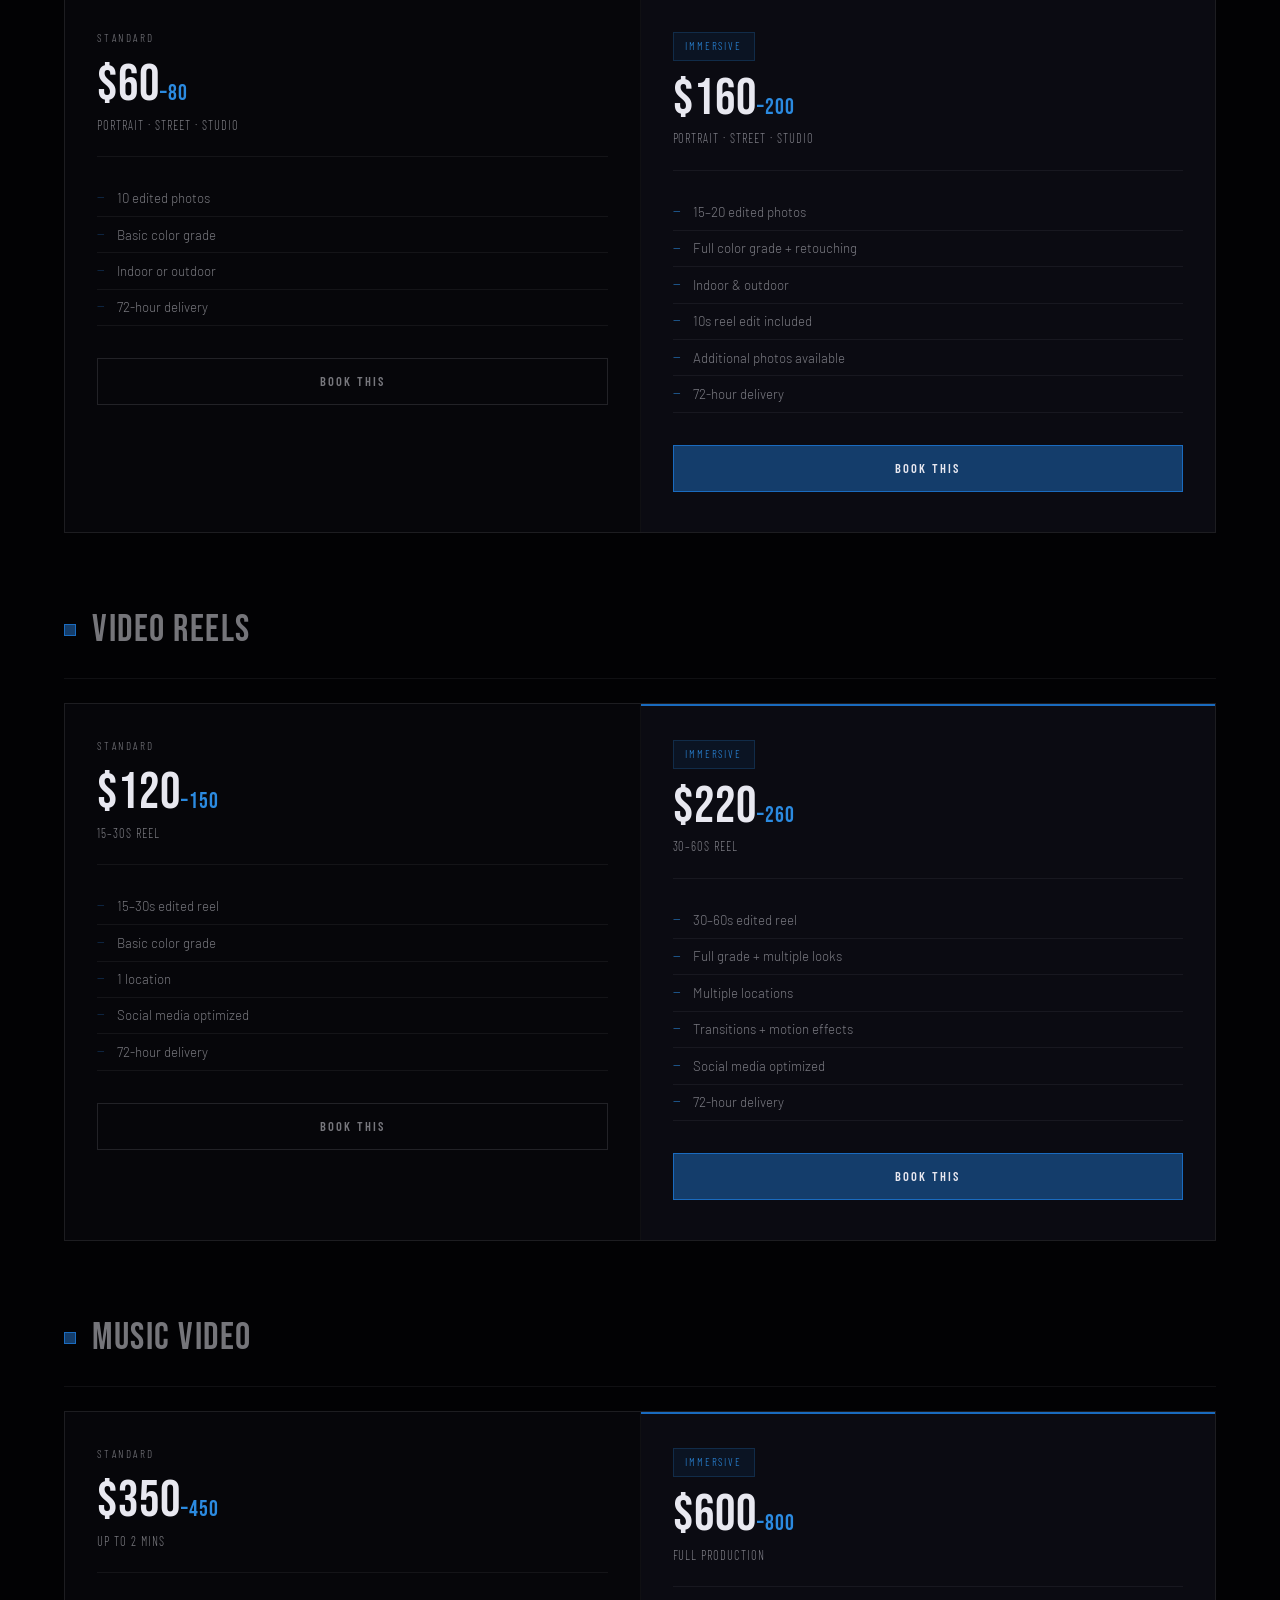
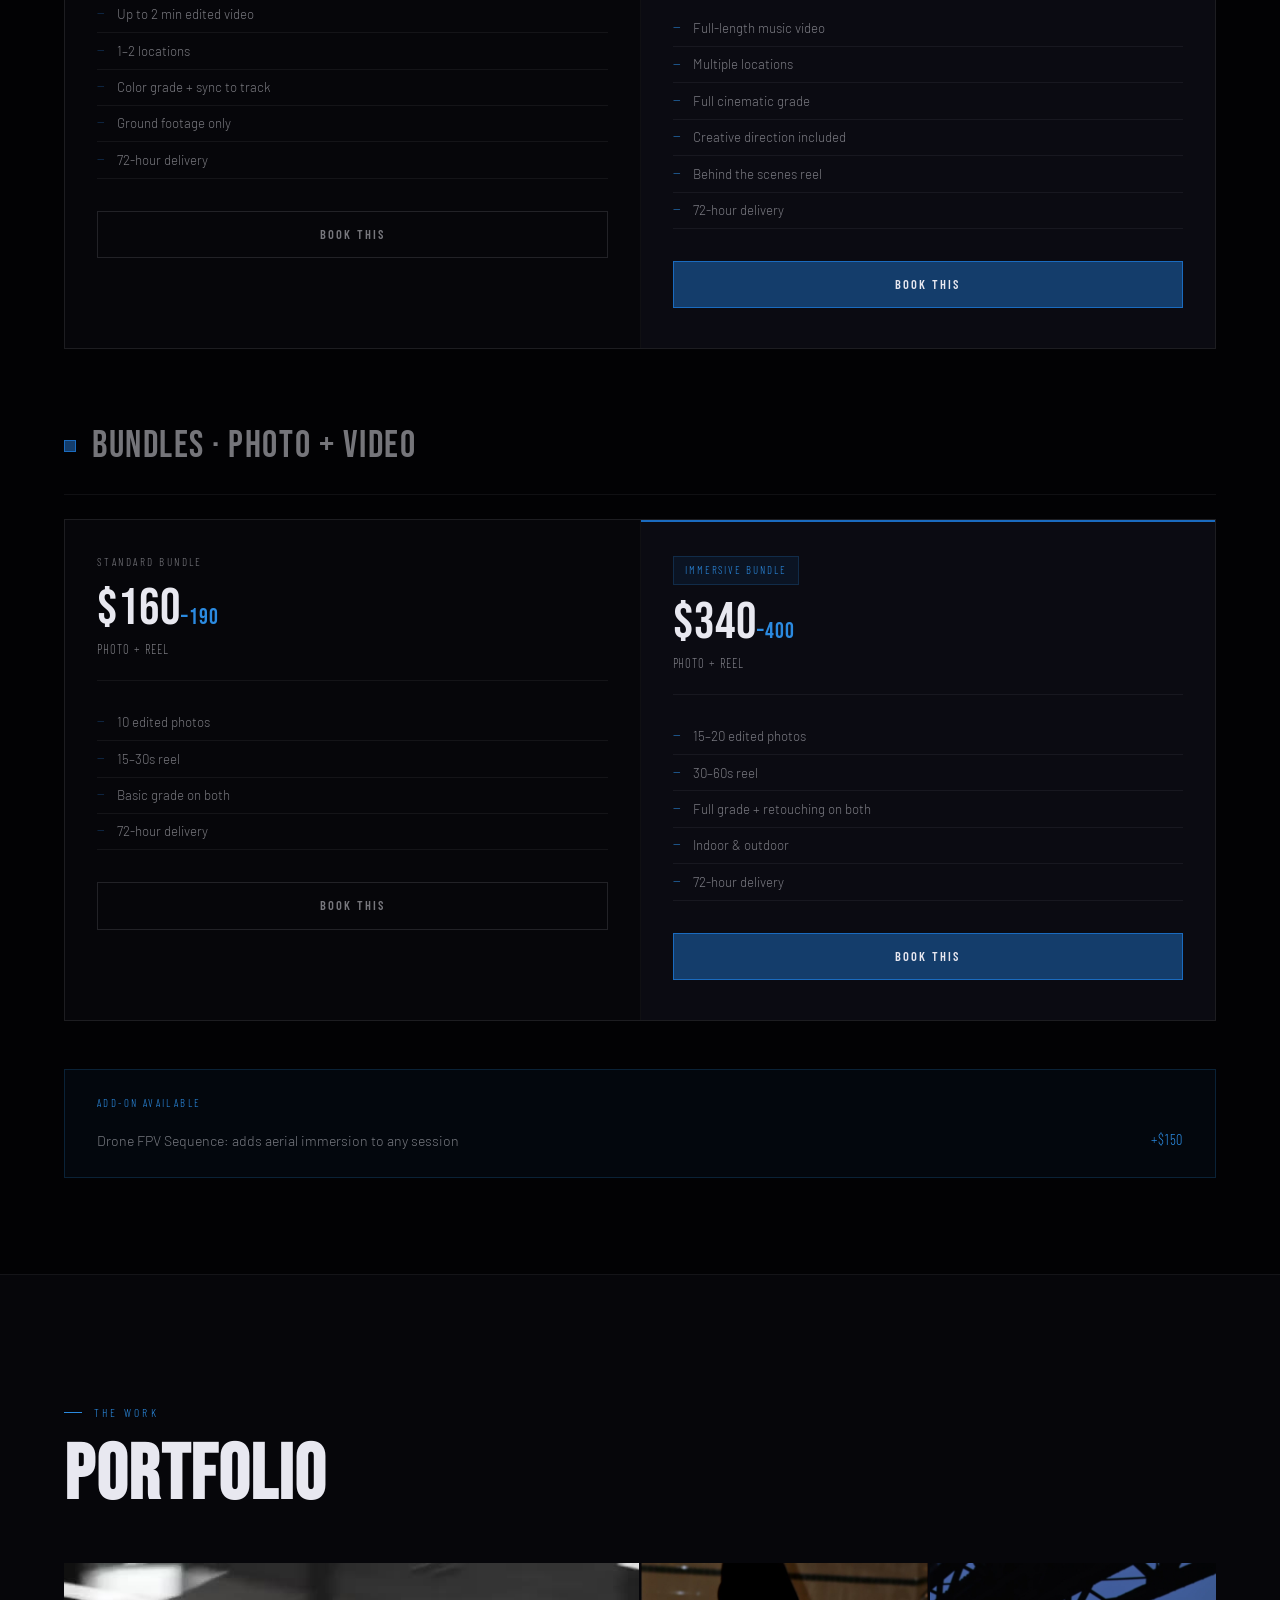
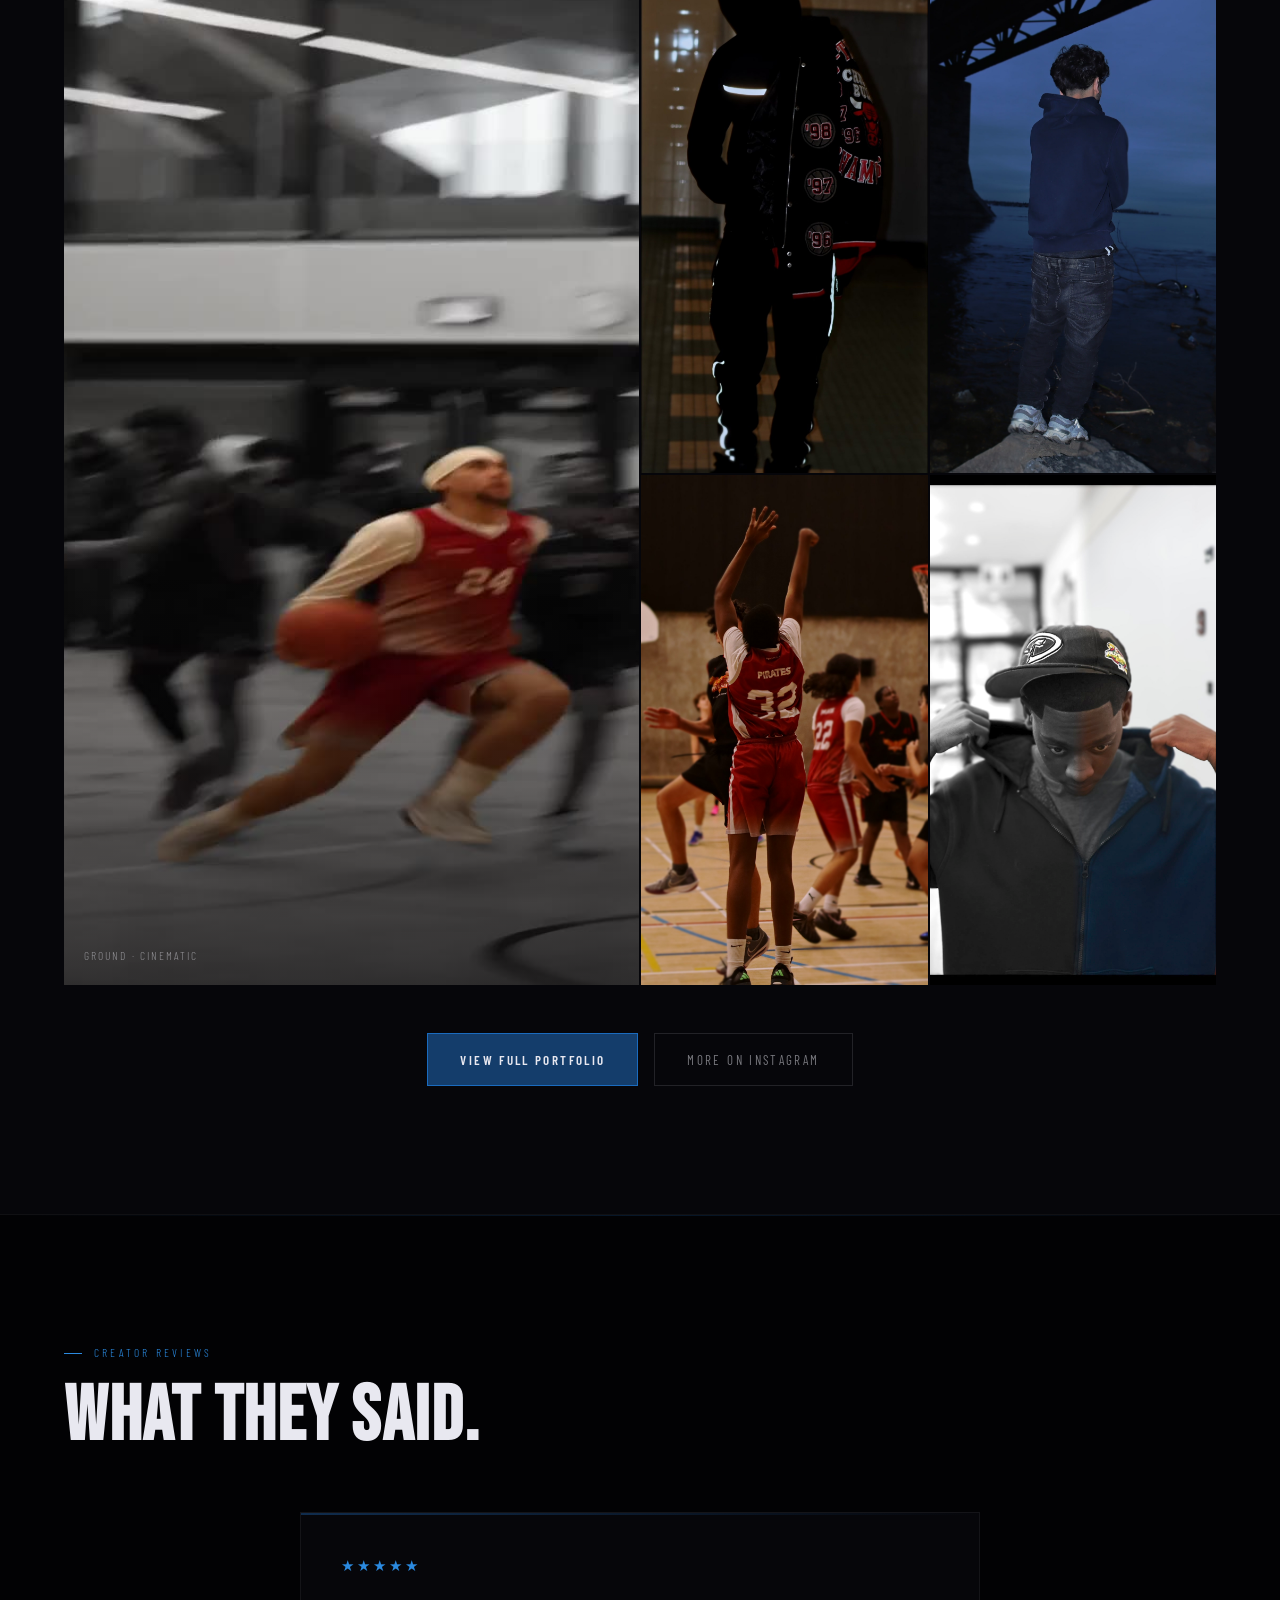
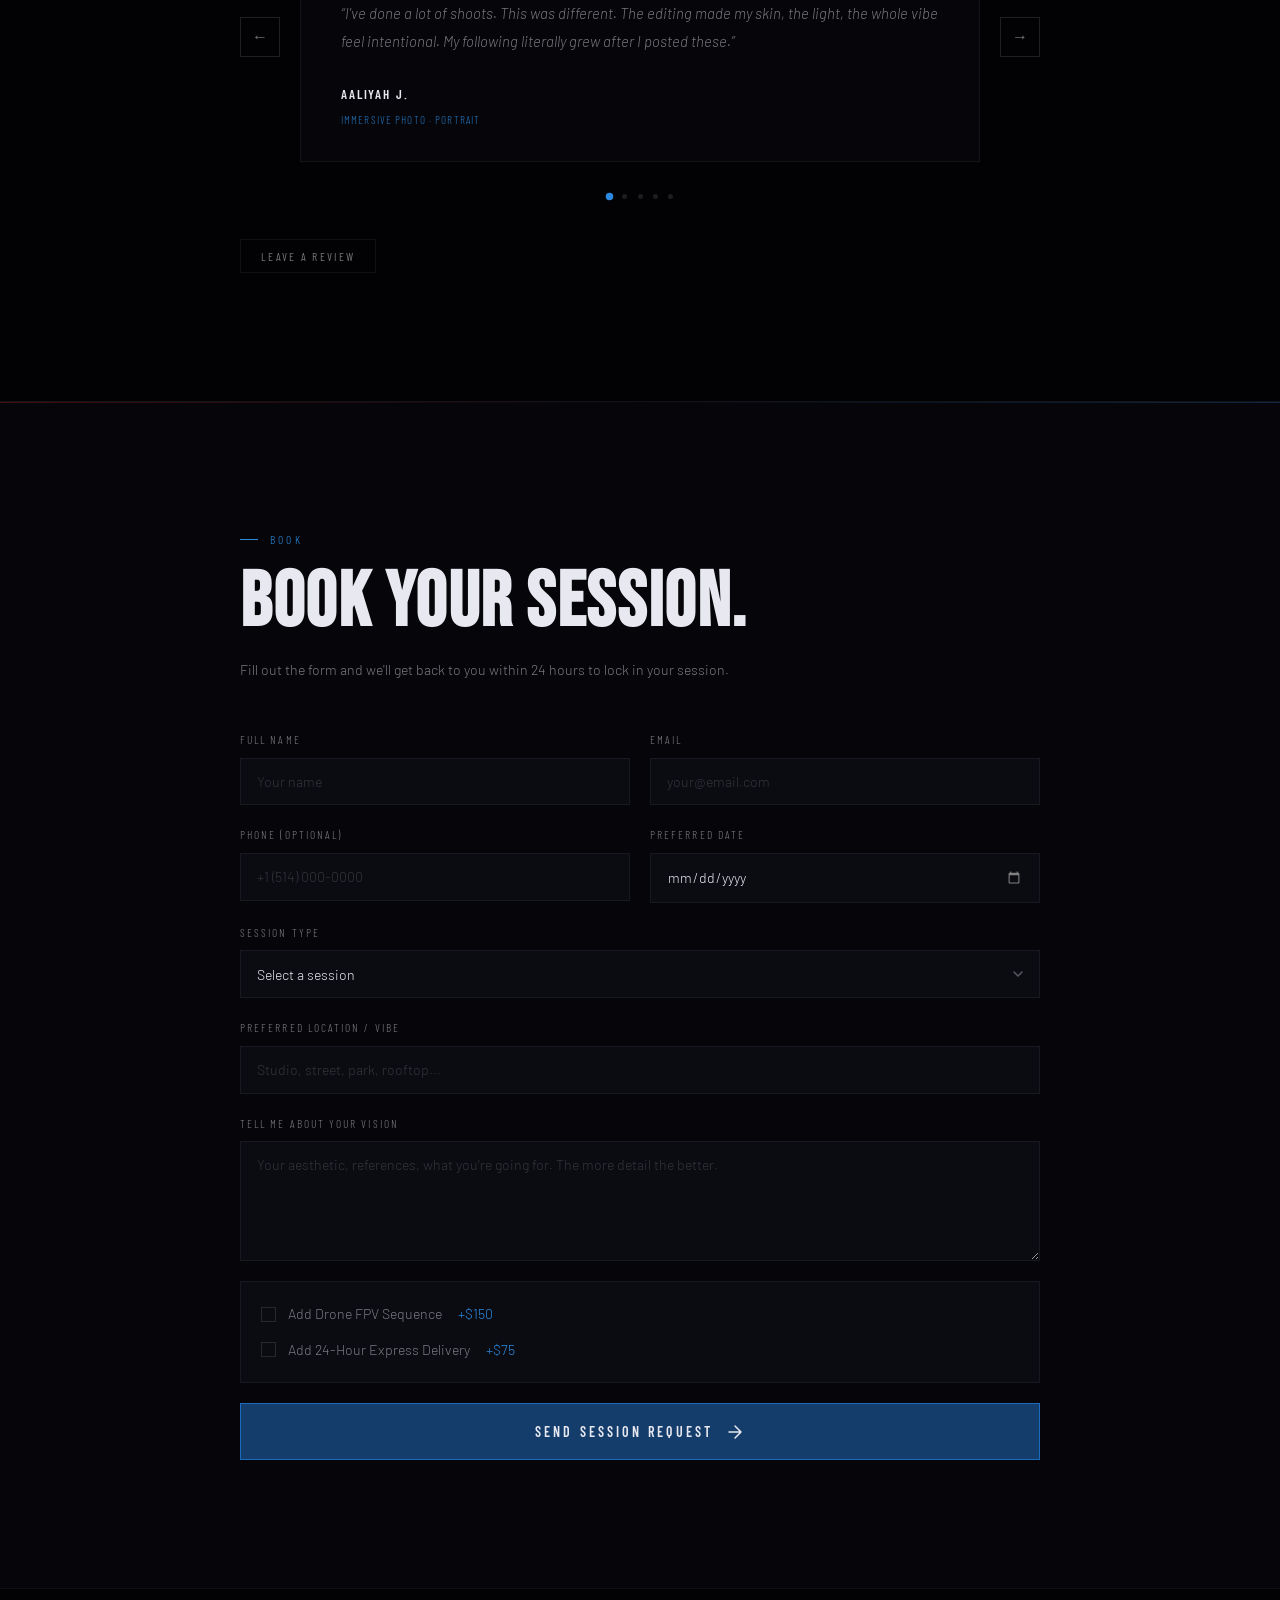
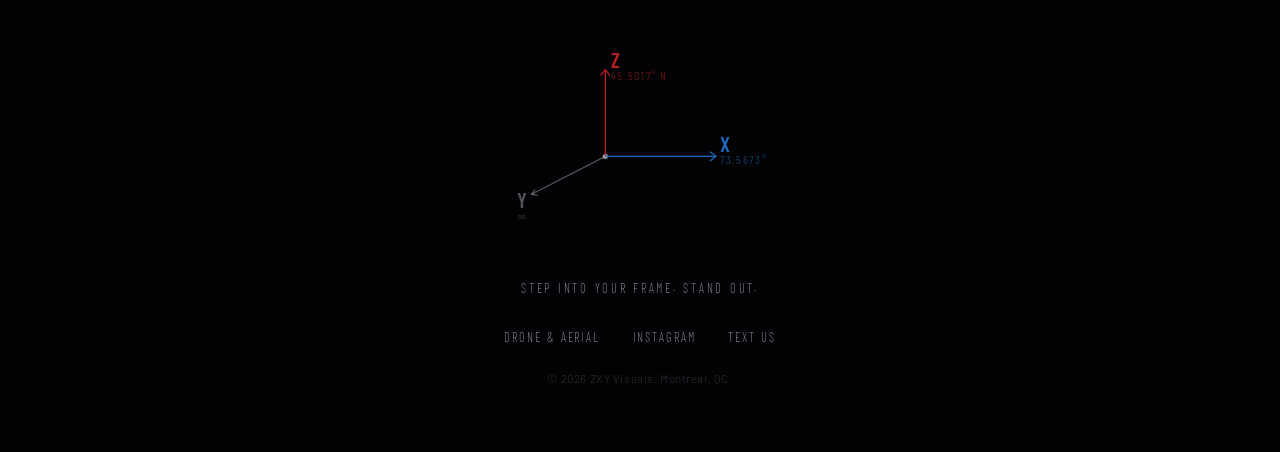
<file: creators.html>
<!DOCTYPE html>
<html lang="en">
<head>
<meta charset="UTF-8">
<link rel="icon" type="image/png" href="assets/logo.png">
<meta name="viewport" content="width=device-width, initial-scale=1.0">
<title>Creator Sessions: Portrait, Reels & Music Video Montreal | ZXY Visuals</title>
<meta name="description" content="Professional creator sessions in Montreal. Portrait photography, social reels & music videos in Standard & Immersive tiers. Built for creators who want to stand out.">
<meta name="keywords" content="creator photography Montreal, portrait photographer Montreal, reel videography Montreal, music video Montreal, content creator photos, influencer photographer Montreal, social media content Montreal">
<meta name="author" content="ZXY Visuals">
<meta name="robots" content="index, follow">
<meta name="theme-color" content="#020204">
<link rel="canonical" href="https://zayscriptzz.github.io/zxy-visuals/creators.html">

<!-- Open Graph -->
<meta property="og:type" content="website">
<meta property="og:site_name" content="ZXY Visuals">
<meta property="og:title" content="Creator Sessions | Portrait, Reels & Music Video Montreal">
<meta property="og:description" content="Portrait photography, social reels & music videos for creators who want more than a photo: a feeling. Montreal-based. Book your session.">
<meta property="og:url" content="https://zayscriptzz.github.io/zxy-visuals/creators.html">
<meta property="og:image" content="https://zayscriptzz.github.io/zxy-visuals/assets/creator-hero.jpg">

<!-- Twitter Card -->
<meta name="twitter:card" content="summary_large_image">
<meta name="twitter:title" content="Creator Sessions | Portrait, Reels & Music Video Montreal">
<meta name="twitter:description" content="Portrait photography, social reels & music videos in Montreal. Standard & Immersive tiers.">
<meta name="twitter:image" content="https://zayscriptzz.github.io/zxy-visuals/assets/creator-hero.jpg">

<link rel="preconnect" href="https://fonts.googleapis.com">
<link rel="preconnect" href="https://fonts.gstatic.com" crossorigin>
<link href="https://fonts.googleapis.com/css2?family=Bebas+Neue&family=Barlow:ital,wght@0,300;0,400;0,500;1,300&family=Barlow+Condensed:wght@300;400;600&display=swap" rel="stylesheet">
<link rel="stylesheet" href="style.css">
<link rel="stylesheet" href="creators.css">
</head>
<body>

<div class="noise"></div>
<div class="cursor" id="cursor"></div>
<div class="cursor-trail" id="cursor-trail"></div>

<!-- NAV -->
<nav id="nav">
  <a href="creators.html" class="nav-logo">
    <img src="assets/logo.png" alt="ZXY Visuals" class="nav-logo-img">
  </a>
  <div class="nav-links">
    <a href="index.html" class="nav-back" data-en="← Drone & Aerial" data-fr="← Drone & Aérien">← Drone & Aerial</a>
    <a href="#sessions" data-en="Sessions" data-fr="Sessions">Sessions</a>
    <a href="/websites/" class="nav-websites" data-en="Websites" data-fr="Sites Web">Websites</a>
    <button class="lang-toggle" id="langBtn" onclick="toggleLang()">🌐 FR</button>
    <a href="#book" class="nav-cta nav-cta-blue" data-en="Book a Session" data-fr="Réserver">Book a Session</a>
  </div>
  <button class="hamburger" id="hamburger" aria-label="Menu">
    <span></span><span></span><span></span>
  </button>
</nav>

<div class="mobile-nav" id="mobileNav">
  <a href="index.html" data-en="Drone & Aerial" data-fr="Drone & Aérien">Drone & Aerial</a>
  <a href="#sessions" data-en="Sessions" data-fr="Sessions">Sessions</a>
  <a href="/websites/" data-en="Websites" data-fr="Sites Web">Websites</a>
  <div class="mobile-nav-divider"></div>
  <a href="#book" class="mobile-nav-cta blue-cta" data-en="Book a Session" data-fr="Réserver">Book a Session</a>
</div>

<!-- HERO -->
<section class="hero cr-hero" id="hero">
  <div class="hero-bg">
    <img src="assets/creator-hero.jpg" alt="" class="hero-photo" width="1080" height="1920" fetchpriority="high">
    <div class="hero-overlay cr-overlay"></div>
    <div class="corner tl"></div>
    <div class="corner tr"></div>
    <div class="corner bl"></div>
    <div class="corner br"></div>
  </div>

  <div class="hero-content">
    <div class="hero-tag cr-tag" data-en="Montreal · Ground · R7 · FPV Add-on" data-fr="Montréal · Sol · R7 · FPV en option">Montreal · Ground · R7 · FPV Add-on</div>
    <h1 class="hero-title">
      <span class="line" data-en="Step Into" data-fr="Entrez dans">Step Into</span>
      <span class="line accent-blue-bright" data-en="Your Frame." data-fr="Votre Cadre.">Your Frame.</span>
      <span class="line cr-stand" data-en="Stand Out." data-fr="Démarquez-vous.">Stand Out.</span>
    </h1>
    <p class="hero-sub" data-en="Portrait sessions, reels, and music videos built for creators who want more than a photo. They want a feeling." data-fr="Séances photo, reels et vidéoclips conçus pour les créateurs qui veulent plus qu'une photo. Une émotion.">Portrait sessions, reels, and music videos built for creators who want more than a photo. They want a feeling.</p>
    <div class="hero-actions">
      <a href="#book" class="btn-primary btn-blue" data-en="Book a Session" data-fr="Réserver une session">Book a Session</a>
      <a href="#sessions" class="btn-ghost" data-en="See Sessions" data-fr="Voir les sessions">See Sessions</a>
    </div>
  </div>

  <div class="hero-scroll-indicator">
    <span data-en="Scroll" data-fr="Défiler">Scroll</span>
    <div class="scroll-line scroll-line-blue"></div>
  </div>
  <div class="hero-badges">
    <div class="badge"><span class="badge-dot blue"></span><span data-en="Portrait" data-fr="Portrait">Portrait</span></div>
    <div class="badge"><span class="badge-dot white"></span><span data-en="Reels" data-fr="Reels">Reels</span></div>
    <div class="badge"><span class="badge-dot red"></span><span data-en="Music Video" data-fr="Vidéoclip">Music Video</span></div>
  </div>
</section>

<!-- SESSIONS INTRO -->
<section class="cr-intro" id="sessions">
  <div class="cr-intro-inner">
    <div class="cr-intro-text">
      <div class="section-tag cr-section-tag" data-en="The Approach" data-fr="L'approche">The Approach</div>
      <h2 data-en="Two tiers. One standard: <em>yours.</em>" data-fr="Deux niveaux. Un seul standard: <em>le vôtre.</em>">Two tiers. One standard: <em>yours.</em></h2>
      <p data-en="Every session comes in Standard or Immersive. Standard gives you clean, professional results. Immersive gives you the full treatment: deeper grades, retouching, movement, and the kind of visuals that stop scrolling." data-fr="Chaque session existe en Standard ou Immersive. Le Standard vous donne des résultats propres et professionnels. L'Immersive vous offre le traitement complet: gradation poussée, retouche, mouvement, et des visuels qui arrêtent le scroll.">Every session comes in Standard or Immersive. Standard gives you clean, professional results. Immersive gives you the full treatment: deeper grades, retouching, movement, and the kind of visuals that stop scrolling.</p>
    </div>
    <div class="cr-tier-legend">
      <div class="cr-tier-pill standard-pill">
        <span class="pill-label" data-en="Standard" data-fr="Standard">Standard</span>
        <span class="pill-desc" data-en="Clean. Professional. Delivered." data-fr="Propre. Professionnel. Livré.">Clean. Professional. Delivered.</span>
      </div>
      <div class="cr-tier-pill immersive-pill">
        <span class="pill-label" data-en="Immersive" data-fr="Immersive">Immersive</span>
        <span class="pill-desc" data-en="Full grade. Retouched. Cinematic." data-fr="Gradation complète. Retouché. Cinématique.">Full grade. Retouched. Cinematic.</span>
      </div>
    </div>
  </div>
</section>

<!-- PRICING GRID -->
<section class="cr-pricing" id="pricing">
  <div class="cr-pricing-inner">

    <!-- PHOTO -->
    <div class="cr-category">
      <div class="cr-category-label" data-en="Photo Sessions" data-fr="Séances Photo">Photo Sessions</div>
      <div class="cr-cards">

        <div class="cr-card">
          <div class="cr-card-tier standard-label" data-en="Standard" data-fr="Standard">Standard</div>
          <div class="cr-card-price">$60<span class="cr-price-range">–80</span></div>
          <div class="cr-card-sub" data-en="Portrait · Street · Studio" data-fr="Portrait · Rue · Studio">Portrait · Street · Studio</div>
          <ul class="cr-card-list">
            <li data-en="10 edited photos" data-fr="10 photos éditées">10 edited photos</li>
            <li data-en="Basic color grade" data-fr="Gradation colorimétrique de base">Basic color grade</li>
            <li data-en="Indoor or outdoor" data-fr="Intérieur ou extérieur">Indoor or outdoor</li>
            <li data-en="72-hour delivery" data-fr="Livraison en 72 heures">72-hour delivery</li>
          </ul>
          <a href="#book" class="cr-btn" data-en="Book This" data-fr="Réserver">Book This</a>
        </div>

        <div class="cr-card cr-card-featured">
          <div class="cr-featured-badge" data-en="Immersive" data-fr="Immersive">Immersive</div>
          <div class="cr-card-price">$160<span class="cr-price-range">–200</span></div>
          <div class="cr-card-sub" data-en="Portrait · Street · Studio" data-fr="Portrait · Rue · Studio">Portrait · Street · Studio</div>
          <ul class="cr-card-list">
            <li data-en="15–20 edited photos" data-fr="15–20 photos éditées">15–20 edited photos</li>
            <li data-en="Full color grade + retouching" data-fr="Gradation complète + retouche">Full color grade + retouching</li>
            <li data-en="Indoor & outdoor" data-fr="Intérieur & extérieur">Indoor & outdoor</li>
            <li data-en="10s reel edit included" data-fr="Montage reel 10s inclus">10s reel edit included</li>
            <li data-en="Additional photos available" data-fr="Photos supplémentaires disponibles">Additional photos available</li>
            <li data-en="72-hour delivery" data-fr="Livraison en 72 heures">72-hour delivery</li>
          </ul>
          <a href="#book" class="cr-btn cr-btn-featured" data-en="Book This" data-fr="Réserver">Book This</a>
        </div>

      </div>
    </div>

    <!-- VIDEO REELS -->
    <div class="cr-category">
      <div class="cr-category-label" data-en="Video Reels" data-fr="Reels Vidéo">Video Reels</div>
      <div class="cr-cards">

        <div class="cr-card">
          <div class="cr-card-tier standard-label" data-en="Standard" data-fr="Standard">Standard</div>
          <div class="cr-card-price">$120<span class="cr-price-range">–150</span></div>
          <div class="cr-card-sub" data-en="15–30s reel" data-fr="Reel 15–30s">15–30s reel</div>
          <ul class="cr-card-list">
            <li data-en="15–30s edited reel" data-fr="Reel édité 15–30s">15–30s edited reel</li>
            <li data-en="Basic color grade" data-fr="Gradation colorimétrique de base">Basic color grade</li>
            <li data-en="1 location" data-fr="1 emplacement">1 location</li>
            <li data-en="Social media optimized" data-fr="Optimisé réseaux sociaux">Social media optimized</li>
            <li data-en="72-hour delivery" data-fr="Livraison en 72 heures">72-hour delivery</li>
          </ul>
          <a href="#book" class="cr-btn" data-en="Book This" data-fr="Réserver">Book This</a>
        </div>

        <div class="cr-card cr-card-featured">
          <div class="cr-featured-badge" data-en="Immersive" data-fr="Immersive">Immersive</div>
          <div class="cr-card-price">$220<span class="cr-price-range">–260</span></div>
          <div class="cr-card-sub" data-en="30–60s reel" data-fr="Reel 30–60s">30–60s reel</div>
          <ul class="cr-card-list">
            <li data-en="30–60s edited reel" data-fr="Reel édité 30–60s">30–60s edited reel</li>
            <li data-en="Full grade + multiple looks" data-fr="Gradation complète + looks multiples">Full grade + multiple looks</li>
            <li data-en="Multiple locations" data-fr="Emplacements multiples">Multiple locations</li>
            <li data-en="Transitions + motion effects" data-fr="Transitions + effets de mouvement">Transitions + motion effects</li>
            <li data-en="Social media optimized" data-fr="Optimisé réseaux sociaux">Social media optimized</li>
            <li data-en="72-hour delivery" data-fr="Livraison en 72 heures">72-hour delivery</li>
          </ul>
          <a href="#book" class="cr-btn cr-btn-featured" data-en="Book This" data-fr="Réserver">Book This</a>
        </div>

      </div>
    </div>

    <!-- MUSIC VIDEO -->
    <div class="cr-category">
      <div class="cr-category-label" data-en="Music Video" data-fr="Vidéoclip">Music Video</div>
      <div class="cr-cards">

        <div class="cr-card">
          <div class="cr-card-tier standard-label" data-en="Standard" data-fr="Standard">Standard</div>
          <div class="cr-card-price">$350<span class="cr-price-range">–450</span></div>
          <div class="cr-card-sub" data-en="Up to 2 mins" data-fr="Jusqu'à 2 mins">Up to 2 mins</div>
          <ul class="cr-card-list">
            <li data-en="Up to 2 min edited video" data-fr="Vidéo éditée jusqu'à 2 min">Up to 2 min edited video</li>
            <li data-en="1–2 locations" data-fr="1–2 emplacements">1–2 locations</li>
            <li data-en="Color grade + sync to track" data-fr="Gradation + sync à la piste">Color grade + sync to track</li>
            <li data-en="Ground footage only" data-fr="Vidéo au sol uniquement">Ground footage only</li>
            <li data-en="72-hour delivery" data-fr="Livraison en 72 heures">72-hour delivery</li>
          </ul>
          <a href="#book" class="cr-btn" data-en="Book This" data-fr="Réserver">Book This</a>
        </div>

        <div class="cr-card cr-card-featured">
          <div class="cr-featured-badge" data-en="Immersive" data-fr="Immersive">Immersive</div>
          <div class="cr-card-price">$600<span class="cr-price-range">–800</span></div>
          <div class="cr-card-sub" data-en="Full production" data-fr="Production complète">Full production</div>
          <ul class="cr-card-list">
            <li data-en="Full-length music video" data-fr="Vidéoclip complet">Full-length music video</li>
            <li data-en="Multiple locations" data-fr="Emplacements multiples">Multiple locations</li>
            <li data-en="Full cinematic grade" data-fr="Gradation cinématique complète">Full cinematic grade</li>
            <li data-en="Creative direction included" data-fr="Direction créative incluse">Creative direction included</li>
            <li data-en="Behind the scenes reel" data-fr="Reel coulisses inclus">Behind the scenes reel</li>
            <li data-en="72-hour delivery" data-fr="Livraison en 72 heures">72-hour delivery</li>
          </ul>
          <a href="#book" class="cr-btn cr-btn-featured" data-en="Book This" data-fr="Réserver">Book This</a>
        </div>

      </div>
    </div>

    <!-- BUNDLES -->
    <div class="cr-category">
      <div class="cr-category-label" data-en="Bundles · Photo + Video" data-fr="Forfaits · Photo + Vidéo">Bundles · Photo + Video</div>
      <div class="cr-cards">

        <div class="cr-card">
          <div class="cr-card-tier standard-label" data-en="Standard Bundle" data-fr="Forfait Standard">Standard Bundle</div>
          <div class="cr-card-price">$160<span class="cr-price-range">–190</span></div>
          <div class="cr-card-sub" data-en="Photo + Reel" data-fr="Photo + Reel">Photo + Reel</div>
          <ul class="cr-card-list">
            <li data-en="10 edited photos" data-fr="10 photos éditées">10 edited photos</li>
            <li data-en="15–30s reel" data-fr="Reel 15–30s">15–30s reel</li>
            <li data-en="Basic grade on both" data-fr="Gradation de base sur les deux">Basic grade on both</li>
            <li data-en="72-hour delivery" data-fr="Livraison en 72 heures">72-hour delivery</li>
          </ul>
          <a href="#book" class="cr-btn" data-en="Book This" data-fr="Réserver">Book This</a>
        </div>

        <div class="cr-card cr-card-featured">
          <div class="cr-featured-badge" data-en="Immersive Bundle" data-fr="Forfait Immersive">Immersive Bundle</div>
          <div class="cr-card-price">$340<span class="cr-price-range">–400</span></div>
          <div class="cr-card-sub" data-en="Photo + Reel" data-fr="Photo + Reel">Photo + Reel</div>
          <ul class="cr-card-list">
            <li data-en="15–20 edited photos" data-fr="15–20 photos éditées">15–20 edited photos</li>
            <li data-en="30–60s reel" data-fr="Reel 30–60s">30–60s reel</li>
            <li data-en="Full grade + retouching on both" data-fr="Gradation complète + retouche">Full grade + retouching on both</li>
            <li data-en="Indoor & outdoor" data-fr="Intérieur & extérieur">Indoor & outdoor</li>
            <li data-en="72-hour delivery" data-fr="Livraison en 72 heures">72-hour delivery</li>
          </ul>
          <a href="#book" class="cr-btn cr-btn-featured" data-en="Book This" data-fr="Réserver">Book This</a>
        </div>

      </div>
    </div>

  </div>

  <!-- ADD-ON -->
  <div class="cr-addon-strip">
    <div class="cr-addon-inner">
      <div class="cr-addon-label" data-en="Add-On Available" data-fr="Supplément disponible">Add-On Available</div>
      <div class="cr-addon-item">
        <span data-en="Drone FPV Sequence: adds aerial immersion to any session" data-fr="Séquence Drone FPV: ajoute l'immersion aérienne à toute session">Drone FPV Sequence: adds aerial immersion to any session</span>
        <span class="cr-addon-price">+$150</span>
      </div>
    </div>
  </div>
</section>

<!-- PORTFOLIO -->
<section class="portfolio cr-portfolio" id="portfolio">
  <div class="portfolio-header">
    <div class="section-tag cr-section-tag" data-en="The Work" data-fr="Le travail">The Work</div>
    <h2 data-en="Portfolio" data-fr="Portfolio">Portfolio</h2>
  </div>
  <div class="cr-portfolio-grid">
    <!-- Vertical reel -->
    <div class="portfolio-item cr-portfolio-main lightbox-trigger" data-type="video" data-src="assets/creator-reel.mp4">
      <video muted loop playsinline preload="none" poster="assets/creator-reel-poster.jpg" class="portfolio-video">
        <source src="assets/creator-reel.mp4" type="video/mp4">
      </video>
      <div class="portfolio-overlay">
        <div class="portfolio-label" data-en="Ground · Cinematic" data-fr="Sol · Cinématique">Ground · Cinematic</div>
      </div>
    </div>
    <!-- Photo grid -->
    <div class="cr-photo-grid">
      <div class="cr-photo-item lightbox-trigger" data-type="image" data-src="assets/creator-photo2.jpg">
        <img src="assets/creator-photo2.jpg" alt="Street portrait" class="cr-photo" loading="lazy" width="1080" height="1920">
        <div class="portfolio-overlay"><div class="portfolio-label" data-en="Street" data-fr="Rue">Street</div></div>
      </div>
      <div class="cr-photo-item lightbox-trigger" data-type="image" data-src="assets/creator-photo3.jpg">
        <img src="assets/creator-photo3.jpg" alt="Editorial portrait" class="cr-photo" loading="lazy" width="1080" height="1920">
        <div class="portfolio-overlay"><div class="portfolio-label" data-en="Editorial" data-fr="Éditorial">Editorial</div></div>
      </div>
      <div class="cr-photo-item lightbox-trigger" data-type="image" data-src="assets/creator-photo4.jpg">
        <img src="assets/creator-photo4.jpg" alt="Cinematic portrait" class="cr-photo" loading="lazy" width="1080" height="1920">
        <div class="portfolio-overlay"><div class="portfolio-label" data-en="Cinematic" data-fr="Cinématique">Cinematic</div></div>
      </div>
      <div class="cr-photo-item lightbox-trigger" data-type="image" data-src="assets/creator-photo7.jpg">
        <img src="assets/creator-photo7.jpg" alt="Portrait" class="cr-photo" loading="lazy" width="1080" height="1920">
        <div class="portfolio-overlay"><div class="portfolio-label" data-en="Portrait" data-fr="Portrait">Portrait</div></div>
      </div>
    </div>
  </div>
  <div class="portfolio-cta" style="gap:1rem;">
    <a href="creators-portal.html" class="btn-primary btn-blue" data-en="View Full Portfolio" data-fr="Voir le portfolio complet">View Full Portfolio</a>
    <a href="https://www.instagram.com/zaypiczz" target="_blank" class="btn-ghost" data-en="More on Instagram" data-fr="Plus sur Instagram">More on Instagram</a>
  </div>
</section>

<!-- LIGHTBOX -->
<div class="lightbox" id="lightbox"></div>

<!-- REVIEWS -->
<section class="reviews cr-reviews" id="reviews">
  <div class="reviews-inner">
    <div class="reviews-header">
      <div class="section-tag cr-section-tag" data-en="Creator Reviews" data-fr="Avis créateurs">Creator Reviews</div>
      <h2 data-en="What They Said." data-fr="Ce qu'ils ont dit.">What They Said.</h2>
    </div>
    <div class="reviews-carousel">
      <button class="reviews-prev" aria-label="Previous">&#8592;</button>
      <div class="reviews-track-wrapper">
        <div class="reviews-track" id="reviewsTrack"></div>
      </div>
      <button class="reviews-next" aria-label="Next">&#8594;</button>
    </div>
    <div class="reviews-dots" id="reviewsDots"></div>
    <div class="reviews-submit-area">
      <button class="reviews-submit-btn" id="reviewToggle" data-en="Leave a Review" data-fr="Laisser un avis">Leave a Review</button>
      <form class="reviews-form" id="reviewForm" action="https://formsubmit.co/zay@zxyframe.com" method="POST">
        <input type="hidden" name="_subject" value="New Review — ZXY Visuals Creator Sessions">
        <input type="hidden" name="_captcha" value="false">
        <input type="text" name="_honey" style="display:none" tabindex="-1" autocomplete="off">
        <input type="hidden" name="_template" value="table">
        <input type="hidden" name="_next" value="https://zayscriptzz.github.io/zxy-visuals/thanks.html">
        <div class="form-row">
          <div class="form-group">
            <label data-en="Your Name" data-fr="Votre nom">Your Name</label>
            <input type="text" name="reviewer_name" required data-en-placeholder="First name + last initial" data-fr-placeholder="Prénom + initiale" placeholder="First name + last initial">
          </div>
          <div class="form-group">
            <label data-en="Session Type" data-fr="Type de session">Session Type</label>
            <input type="text" name="service_used" data-en-placeholder="e.g. Immersive Photo" data-fr-placeholder="ex. Photo Immersive" placeholder="e.g. Immersive Photo">
          </div>
        </div>
        <div class="form-group">
          <label data-en="Rating" data-fr="Note">Rating</label>
          <input type="hidden" name="rating" id="ratingValue" required>
          <div class="star-rating" id="starRating">
            <button type="button" class="star-btn" data-value="1" aria-label="1 star">&#9733;</button>
            <button type="button" class="star-btn" data-value="2" aria-label="2 stars">&#9733;</button>
            <button type="button" class="star-btn" data-value="3" aria-label="3 stars">&#9733;</button>
            <button type="button" class="star-btn" data-value="4" aria-label="4 stars">&#9733;</button>
            <button type="button" class="star-btn" data-value="5" aria-label="5 stars">&#9733;</button>
          </div>
        </div>
        <div class="form-group">
          <label data-en="Your Review" data-fr="Votre avis">Your Review</label>
          <textarea name="review_text" rows="3" required data-en-placeholder="What was your session like?" data-fr-placeholder="Comment s'est passée votre session?" placeholder="What was your session like?"></textarea>
        </div>
        <button type="submit" class="btn-submit btn-submit-blue" style="max-width:320px">
          <span data-en="Submit Review" data-fr="Soumettre l'avis">Submit Review</span>
          <svg width="20" height="20" viewBox="0 0 20 20" fill="none"><path d="M4 10h12M10 4l6 6-6 6" stroke="currentColor" stroke-width="1.5" stroke-linecap="round" stroke-linejoin="round"/></svg>
        </button>
      </form>
    </div>
  </div>
</section>

<!-- BOOK -->
<section class="book" id="book">
  <div class="book-inner">
    <div class="book-header">
      <div class="section-tag cr-section-tag" data-en="Book" data-fr="Réserver">Book</div>
      <h2 data-en="Book Your Session." data-fr="Réservez votre séance.">Book Your Session.</h2>
      <p data-en="Fill out the form and we'll get back to you within 24 hours to lock in your session." data-fr="Remplissez le formulaire et nous vous répondrons dans les 24 heures pour confirmer votre session.">Fill out the form and we'll get back to you within 24 hours to lock in your session.</p>
    </div>

    <form class="booking-form" id="bookingForm" action="https://formsubmit.co/zay@zxyframe.com" method="POST">
      <input type="hidden" name="_subject" value="New Creator Session Request — ZXY Visuals">
      <input type="hidden" name="_captcha" value="false">
      <input type="text" name="_honey" style="display:none" tabindex="-1" autocomplete="off">
      <input type="hidden" name="_template" value="table">
      <input type="hidden" name="_next" value="https://zayscriptzz.github.io/zxy-visuals/thanks.html">

      <div class="form-row">
        <div class="form-group">
          <label for="name" data-en="Full Name" data-fr="Nom complet">Full Name</label>
          <input type="text" id="name" name="name" required placeholder="Your name" data-en-placeholder="Your name" data-fr-placeholder="Votre nom">
        </div>
        <div class="form-group">
          <label for="email" data-en="Email" data-fr="Courriel">Email</label>
          <input type="email" id="email" name="email" required placeholder="your@email.com">
        </div>
      </div>

      <div class="form-row">
        <div class="form-group">
          <label for="phone" data-en="Phone (optional)" data-fr="Téléphone (optionnel)">Phone (optional)</label>
          <input type="tel" id="phone" name="phone" placeholder="+1 (514) 000-0000">
        </div>
        <div class="form-group">
          <label for="date" data-en="Preferred Date" data-fr="Date préférée">Preferred Date</label>
          <input type="date" id="date" name="preferred_date" required>
        </div>
      </div>

      <div class="form-group">
        <label for="session" data-en="Session Type" data-fr="Type de session">Session Type</label>
        <select id="session" name="session" required>
          <option value="" disabled selected data-en="Select a session" data-fr="Choisir une session">Select a session</option>
          <optgroup label="Photo" data-en-label="Photo" data-fr-label="Photo">
            <option value="Photo Standard · $60–80" data-en="Photo · Standard ($60–80)" data-fr="Photo · Standard (60–80$)">Photo · Standard ($60–80)</option>
            <option value="Photo Immersive · $160–200" data-en="Photo · Immersive ($160–200)" data-fr="Photo · Immersive (160–200$)">Photo · Immersive ($160–200)</option>
          </optgroup>
          <optgroup label="Video Reels">
            <option value="Reel Standard · $120–150" data-en="Reel · Standard ($120–150)" data-fr="Reel · Standard (120–150$)">Reel · Standard ($120–150)</option>
            <option value="Reel Immersive · $220–260" data-en="Reel · Immersive ($220–260)" data-fr="Reel · Immersive (220–260$)">Reel · Immersive ($220–260)</option>
          </optgroup>
          <optgroup label="Music Video">
            <option value="Music Video Standard · $350–450" data-en="Music Video · Standard ($350–450)" data-fr="Vidéoclip · Standard (350–450$)">Music Video · Standard ($350–450)</option>
            <option value="Music Video Immersive · $600–800" data-en="Music Video · Immersive ($600–800)" data-fr="Vidéoclip · Immersive (600–800$)">Music Video · Immersive ($600–800)</option>
          </optgroup>
          <optgroup label="Bundles">
            <option value="Bundle Standard · $160–190" data-en="Bundle · Standard ($160–190)" data-fr="Forfait · Standard (160–190$)">Bundle · Standard ($160–190)</option>
            <option value="Bundle Immersive · $340–400" data-en="Bundle · Immersive ($340–400)" data-fr="Forfait · Immersive (340–400$)">Bundle · Immersive ($340–400)</option>
          </optgroup>
          <option value="Custom" data-en="Custom / Not Sure" data-fr="Personnalisé / Pas encore sûr">Custom / Not Sure</option>
        </select>
      </div>

      <div class="form-group">
        <label for="location" data-en="Preferred Location / Vibe" data-fr="Emplacement préféré / Ambiance">Preferred Location / Vibe</label>
        <input type="text" id="location" name="location" placeholder="Studio, street, park, rooftop..." data-en-placeholder="Studio, street, park, rooftop..." data-fr-placeholder="Studio, rue, parc, toiture...">
      </div>

      <div class="form-group">
        <label for="details" data-en="Tell Me About Your Vision" data-fr="Parlez-moi de votre vision">Tell Me About Your Vision</label>
        <textarea id="details" name="details" rows="4" placeholder="Your aesthetic, references, what you're going for. The more detail the better." data-en-placeholder="Your aesthetic, references, what you're going for. The more detail the better." data-fr-placeholder="Votre esthétique, références, ce que vous recherchez. Plus de détails, mieux c'est."></textarea>
      </div>

      <div class="form-addons">
        <label class="addon-check">
          <input type="checkbox" name="addon_drone" value="Drone FPV Sequence +$150">
          <span class="check-box"></span>
          <span data-en="Add Drone FPV Sequence" data-fr="Ajouter une séquence Drone FPV">Add Drone FPV Sequence</span> <em>+$150</em>
        </label>
        <label class="addon-check">
          <input type="checkbox" name="addon_express" value="Express Delivery +$75">
          <span class="check-box"></span>
          <span data-en="Add 24-Hour Express Delivery" data-fr="Livraison express 24h">Add 24-Hour Express Delivery</span> <em>+$75</em>
        </label>
      </div>

      <button type="submit" class="btn-submit btn-submit-blue">
        <span data-en="Send Session Request" data-fr="Envoyer la demande">Send Session Request</span>
        <svg width="20" height="20" viewBox="0 0 20 20" fill="none"><path d="M4 10h12M10 4l6 6-6 6" stroke="currentColor" stroke-width="1.5" stroke-linecap="round" stroke-linejoin="round"/></svg>
      </button>
    </form>
  </div>
</section>

<!-- FOOTER -->
<footer class="footer">
  <div class="footer-inner">
    <div class="footer-logo">
      <svg class="footer-axis" id="footerAxis" viewBox="0 0 240 170" width="180" height="128" xmlns="http://www.w3.org/2000/svg" aria-label="ZXY Visuals">
        <circle class="fa-dot" cx="88" cy="95" r="2.5" fill="rgba(232,232,240,0.6)"/>
        <!-- Z — altitude, red -->
        <line class="fa-line fa-z" x1="88" y1="95" x2="88" y2="15" stroke="#b82020" stroke-width="1.2" stroke-linecap="round"/>
        <g class="fa-label fa-z-label">
          <polyline points="84,20 88,15 92,20" fill="none" stroke="#b82020" stroke-width="1.2" stroke-linecap="round" stroke-linejoin="round"/>
          <text x="93" y="13" fill="#b82020" font-family="'Barlow Condensed',sans-serif" font-size="11" font-weight="600" letter-spacing="2">Z</text>
          <text x="93" y="25" fill="#b82020" font-family="'Barlow Condensed',sans-serif" font-size="6.5" letter-spacing="1.5" opacity="0.65">45.5017° N</text>
        </g>
        <!-- X — longitude, blue -->
        <line class="fa-line fa-x" x1="88" y1="95" x2="190" y2="95" stroke="#1a6bbf" stroke-width="1.2" stroke-linecap="round"/>
        <g class="fa-label fa-x-label">
          <polyline points="185,91 190,95 185,99" fill="none" stroke="#1a6bbf" stroke-width="1.2" stroke-linecap="round" stroke-linejoin="round"/>
          <text x="194" y="91" fill="#1a6bbf" font-family="'Barlow Condensed',sans-serif" font-size="11" font-weight="600" letter-spacing="2">X</text>
          <text x="194" y="102" fill="#1a6bbf" font-family="'Barlow Condensed',sans-serif" font-size="6.5" letter-spacing="1.5" opacity="0.65">73.5673° W</text>
        </g>
        <!-- Y — depth, dim white -->
        <line class="fa-line fa-y" x1="88" y1="95" x2="20" y2="130" stroke="rgba(232,232,240,0.35)" stroke-width="1.2" stroke-linecap="round"/>
        <g class="fa-label fa-y-label">
          <polyline points="25,131 20,130 23,126" fill="none" stroke="rgba(232,232,240,0.35)" stroke-width="1.2" stroke-linecap="round" stroke-linejoin="round"/>
          <text x="12" y="143" fill="rgba(232,232,240,0.35)" font-family="'Barlow Condensed',sans-serif" font-size="11" font-weight="600" letter-spacing="2" text-anchor="middle">Y</text>
          <text x="12" y="155" fill="rgba(232,232,240,0.35)" font-family="'Barlow Condensed',sans-serif" font-size="9" letter-spacing="1" opacity="0.65" text-anchor="middle">&#x221E;</text>
        </g>
        <text class="fa-text-zxy" x="105" y="111" text-anchor="middle">ZXY</text>
      </svg>
    </div>
    <div class="footer-tagline" data-en="Step Into Your Frame. Stand Out." data-fr="Entrez dans votre cadre. Démarquez-vous.">Step Into Your Frame. Stand Out.</div>
    <div class="footer-links">
      <a href="index.html" data-en="Drone & Aerial" data-fr="Drone & Aérien">Drone & Aerial</a>
      <a href="https://www.instagram.com/zaypiczz" target="_blank">Instagram</a>
      <a href="sms:5142604573" data-en="Text Us" data-fr="Nous texter">Text Us</a>
    </div>
    <div class="footer-copy" data-en="© 2026 ZXY Visuals. Montreal, QC." data-fr="© 2026 ZXY Visuals. Montréal, QC.">© 2026 ZXY Visuals. Montreal, QC.</div>
  </div>
</footer>

<script>
window.ZXY_REVIEWS = [
  { name: "Aaliyah J.", service: "Immersive Photo · Portrait",
    text: "I've done a lot of shoots. This was different. The editing made my skin, the light, the whole vibe feel intentional. My following literally grew after I posted these." },
  { name: "Théo B.", service: "Music Video · Immersive",
    text: "ZXY directed the whole visual concept with me. The grade on the final cut matched the energy of the track perfectly. Real creative partner, not just a camera guy." },
  { name: "Camille F.", service: "Immersive Bundle · Reel + Photo",
    text: "The reel outperformed everything else on my page and the photos are still my best-performing content months later. Every frame was intentional." },
  { name: "Jordan N.", service: "Reel · Standard",
    text: "Quick session, zero wasted time. Got exactly what I needed for the drop: clean, cinematic, delivered on time. Already booked the next one." },
  { name: "Maïa S.", service: "Immersive Photo · Editorial",
    text: "The way he uses light and framing is genuinely different. I came in with a vague idea and left with a full set I'm proud of. Immersive tier is absolutely worth it." }
];
</script>
<script src="script.js"></script>
</body>
</html>
</file>
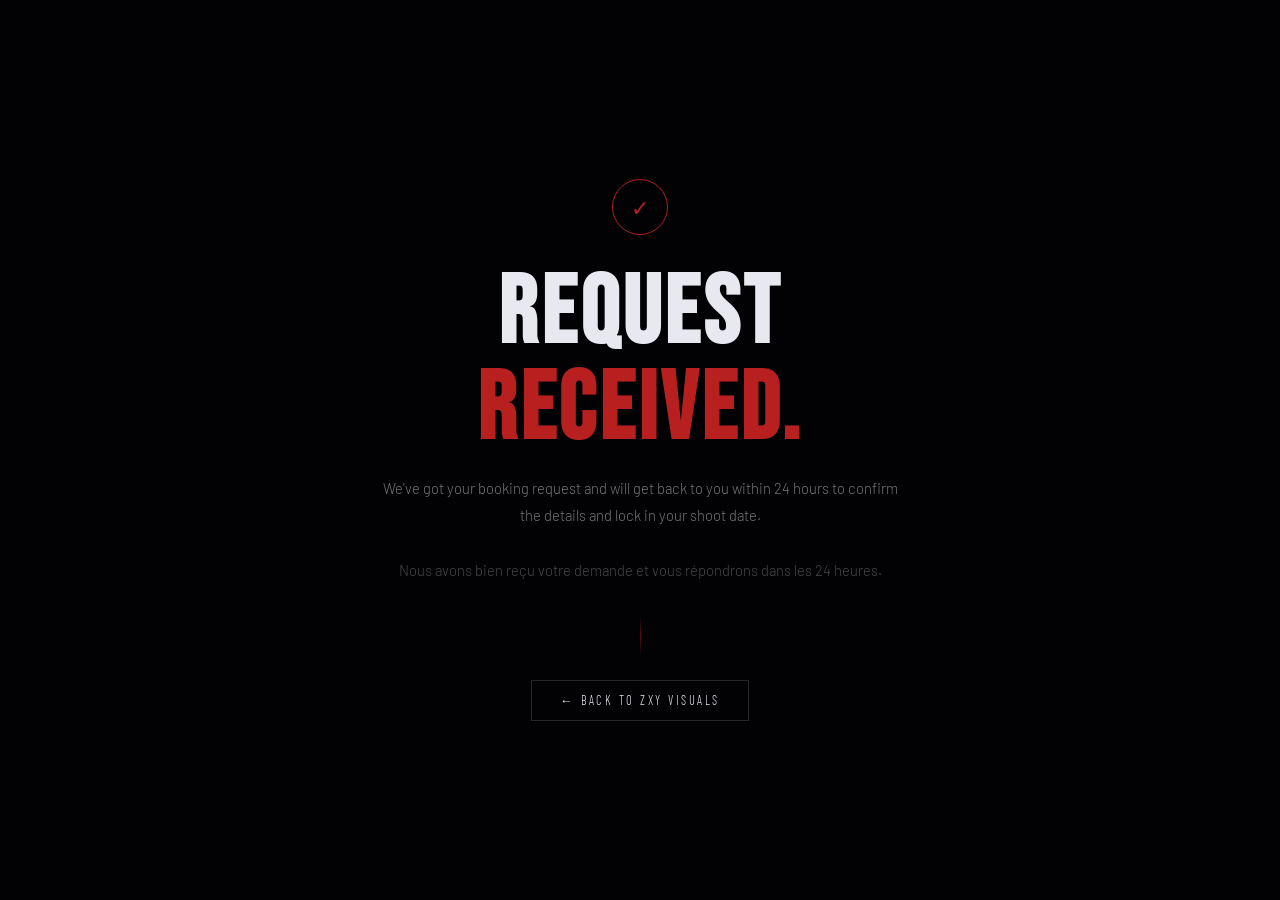
<file: thanks.html>
<!DOCTYPE html>
<html lang="en">
<head>
<meta charset="UTF-8">
<meta name="viewport" content="width=device-width, initial-scale=1.0">
<meta name="robots" content="noindex">
<link rel="icon" type="image/png" href="assets/logo.png">
<title>Request Received — ZXY Visuals</title>
<link rel="preconnect" href="https://fonts.googleapis.com">
<link href="https://fonts.googleapis.com/css2?family=Bebas+Neue&family=Barlow:wght@300;400&family=Barlow+Condensed:wght@300;400;600&display=swap" rel="stylesheet">
<style>
  *,*::before,*::after{box-sizing:border-box;margin:0;padding:0}
  body{background:#020204;color:#e8e8f0;font-family:'Barlow',sans-serif;font-weight:300;min-height:100vh;display:flex;align-items:center;justify-content:center;text-align:center}
  .container{padding:2rem;max-width:600px}
  .mark{width:56px;height:56px;border:1px solid #b82020;border-radius:50%;display:flex;align-items:center;justify-content:center;margin:0 auto 2rem;font-size:1.4rem;color:#b82020;animation:pop 0.5s ease 0.3s both}
  @keyframes pop{from{transform:scale(0.4);opacity:0}to{transform:scale(1);opacity:1}}
  h1{font-family:'Bebas Neue',sans-serif;font-size:clamp(3rem,8vw,6rem);letter-spacing:0.04em;line-height:1;margin-bottom:1rem}
  h1 span{color:#b82020}
  p{color:rgba(232,232,240,0.5);font-size:0.92rem;line-height:1.85;margin-bottom:2rem}
  a{font-family:'Barlow Condensed',sans-serif;font-size:0.78rem;letter-spacing:0.2em;text-transform:uppercase;color:#e8e8f0;border:1px solid rgba(232,232,240,0.15);padding:0.75rem 1.75rem;text-decoration:none;transition:border-color 0.2s,color 0.2s;display:inline-block}
  a:hover{border-color:#b82020;color:#d63030}
  .divider{margin:1.5rem auto;width:1px;height:40px;background:linear-gradient(180deg,transparent,rgba(184,32,32,0.5),transparent)}
</style>
</head>
<body>
  <div class="container">
    <div class="mark">✓</div>
    <h1>Request<br><span>Received.</span></h1>
    <p>We've got your booking request and will get back to you within 24 hours to confirm the details and lock in your shoot date.<br><br>
    <em style="color:rgba(232,232,240,0.3);font-style:normal">Nous avons bien reçu votre demande et vous répondrons dans les 24 heures.</em></p>
    <div class="divider"></div>
    <a href="index.html">← Back to ZXY Visuals</a>
  </div>
</body>
</html>
</file>
<file: style.css>
/* ===== RESET & BASE ===== */
*, *::before, *::after { box-sizing: border-box; margin: 0; padding: 0; }

:root {
  --black:    #020204;
  --black-2:  #06060a;
  --black-3:  #0b0b12;
  --black-4:  #111119;
  --black-5:  #18181f;
  --white:    #e8e8f0;
  --white-dim: rgba(232,232,240,0.5);
  --white-faint: rgba(232,232,240,0.1);
  --red:      #8b1a1a;
  --red-mid:  #b82020;
  --red-bright: #d63030;
  --red-dim:  rgba(139,26,26,0.18);
  --blue:     #0d2a4a;
  --blue-mid: #143d6b;
  --blue-bright: #1a6bbf;
  --blue-accent: #2b8ae0;
  --blue-dim: rgba(13,42,74,0.3);
  --border:       rgba(232,232,240,0.06);
  --border-hover: rgba(232,232,240,0.12);
  --font-display:   'Bebas Neue', sans-serif;
  --font-body:      'Barlow', sans-serif;
  --font-condensed: 'Barlow Condensed', sans-serif;
}

html { scroll-behavior: smooth; }

body {
  background: var(--black);
  color: var(--white);
  font-family: var(--font-body);
  font-weight: 300;
  line-height: 1.7;
  overflow-x: hidden;
}

/* Hide the native cursor only on pointer devices, and only once JS has
   booted the custom cursor — keeps a visible cursor if JS ever fails */
@media (hover: hover) {
  body.has-custom-cursor { cursor: none; }
}
@media (hover: none) {
  .cursor, .cursor-trail { display: none; }
}

a { text-decoration: none; color: inherit; }
ul { list-style: none; }

/* ===== NOISE ===== */
.noise {
  position: fixed; inset: 0; z-index: 9999;
  pointer-events: none; opacity: 0.032;
  background-image: url("data:image/svg+xml,%3Csvg viewBox='0 0 256 256' xmlns='http://www.w3.org/2000/svg'%3E%3Cfilter id='noise'%3E%3CfeTurbulence type='fractalNoise' baseFrequency='0.9' numOctaves='4' stitchTiles='stitch'/%3E%3C/filter%3E%3Crect width='100%25' height='100%25' filter='url(%23noise)'/%3E%3C/svg%3E");
}

/* ===== CURSOR ===== */
.cursor {
  width: 7px; height: 7px; background: var(--red-bright); border-radius: 50%;
  position: fixed; top: 0; left: 0; pointer-events: none; z-index: 10010;
  transform: translate(-50%, -50%); transition: width 0.2s, height 0.2s;
}
.cursor-trail {
  width: 28px; height: 28px; border: 1px solid rgba(26,107,191,0.35); border-radius: 50%;
  position: fixed; top: 0; left: 0; pointer-events: none; z-index: 10009;
  transform: translate(-50%, -50%); transition: left 0.12s ease, top 0.12s ease, width 0.2s, height 0.2s, border-color 0.2s;
}

/* ===== NAV ===== */
#nav {
  position: fixed; top: 0; left: 0; right: 0; z-index: 1000;
  display: flex; justify-content: space-between; align-items: center;
  padding: 1.5rem 4rem;
  transition: background 0.5s ease, padding 0.4s ease, border-color 0.5s;
  border-bottom: 1px solid transparent;
}
#nav.scrolled {
  background: rgba(2,2,4,0.97); backdrop-filter: blur(16px);
  padding: 1rem 4rem; border-bottom: 1px solid var(--border);
}
.nav-logo { font-family: var(--font-display); font-size: 2rem; letter-spacing: 0.05em; }
.nav-links { display: flex; align-items: center; gap: 2.5rem; }
.nav-links a {
  font-family: var(--font-condensed); font-size: 0.82rem; font-weight: 400;
  letter-spacing: 0.18em; text-transform: uppercase; color: var(--white-dim); transition: color 0.2s;
}
.nav-links a:hover { color: var(--white); }
.nav-cta {
  color: var(--white) !important; border: 1px solid var(--red-mid) !important;
  padding: 0.5rem 1.25rem; transition: background 0.2s !important;
}
.nav-cta:hover { background: var(--red-mid) !important; }

.lang-toggle {
  font-family: var(--font-condensed); font-size: 0.75rem; letter-spacing: 0.15em; text-transform: uppercase;
  color: var(--blue-accent); border: 1px solid rgba(43,138,224,0.3); padding: 0.38rem 0.85rem;
  cursor: pointer; transition: background 0.2s; background: transparent;
  display: flex; align-items: center; gap: 0.4rem;
}
.lang-toggle:hover { background: rgba(43,138,224,0.12); }

/* ===== ACCENTS ===== */
.accent-red  { color: var(--red-bright); }
.accent-blue { color: var(--blue-accent); }

/* ===== HERO ===== */
.hero {
  position: relative; height: 100svh; min-height: 560px;
  display: flex; align-items: center; overflow: hidden;
}
.hero-bg { position: absolute; inset: 0; z-index: 0; background: var(--black-2); }
.hero-bg::after {
  content: ''; position: absolute; inset: 0;
  background:
    radial-gradient(ellipse 60% 50% at 8% 50%, rgba(139,26,26,0.07) 0%, transparent 65%),
    radial-gradient(ellipse 50% 60% at 92% 60%, rgba(13,42,74,0.14) 0%, transparent 65%),
    radial-gradient(ellipse 90% 90% at 50% 50%, transparent 35%, rgba(2,2,4,0.75) 100%);
}
.hero-placeholder { width: 100%; height: 100%; display: flex; align-items: center; justify-content: center; position: relative; }
.placeholder-grid { position: absolute; inset: 0; }
.grid-line { position: absolute; background: rgba(232,232,240,0.02); }
.grid-line.h { left: 0; right: 0; height: 1px; }
.grid-line.v { top: 0; bottom: 0; width: 1px; }
.crosshair {
  position: absolute; top: 50%; left: 50%; transform: translate(-50%,-50%);
  width: 110px; height: 110px; border: 1px solid rgba(232,232,240,0.05); border-radius: 50%;
}
.crosshair::before, .crosshair::after { content: ''; position: absolute; background: rgba(232,232,240,0.04); }
.crosshair::before { left: 50%; top: 0; bottom: 0; width: 1px; }
.crosshair::after  { top: 50%; left: 0; right: 0; height: 1px; }
.drone-icon {
  position: absolute; top: 50%; left: 50%; transform: translate(-50%,-50%);
  width: 110px; height: 110px; animation: drone-float 5s ease-in-out infinite;
}
@keyframes drone-float { 0%,100%{transform:translate(-50%,-50%)} 50%{transform:translate(-50%,calc(-50% - 14px))} }
.scan-line {
  position: absolute; left: 0; right: 0; height: 1px;
  background: linear-gradient(90deg, transparent, rgba(184,32,32,0.28), transparent);
  animation: scan 5s linear infinite;
}
@keyframes scan { 0%{top:0;opacity:0} 8%{opacity:1} 92%{opacity:1} 100%{top:100%;opacity:0} }
.corner { position: absolute; width: 22px; height: 22px; }
.corner.tl { top:2rem;left:2rem; border-top:1px solid var(--red-mid); border-left:1px solid var(--red-mid); opacity:0.45; }
.corner.tr { top:2rem;right:2rem; border-top:1px solid var(--blue-bright); border-right:1px solid var(--blue-bright); opacity:0.35; }
.corner.bl { bottom:2rem;left:2rem; border-bottom:1px solid var(--blue-bright); border-left:1px solid var(--blue-bright); opacity:0.35; }
.corner.br { bottom:2rem;right:2rem; border-bottom:1px solid var(--red-mid); border-right:1px solid var(--red-mid); opacity:0.45; }
.placeholder-note {
  position:absolute;bottom:1.5rem;left:50%;transform:translateX(-50%);
  font-family:var(--font-condensed);font-size:0.7rem;letter-spacing:0.1em;color:rgba(232,232,240,0.14);
}

.hero-content { position: relative; z-index: 2; padding: 0 4rem; max-width: 950px; }
.hero-tag {
  font-family:var(--font-condensed);font-size:0.78rem;letter-spacing:0.22em;text-transform:uppercase;
  color:var(--white-dim);margin-bottom:1.5rem;opacity:0;animation:fade-up 0.9s ease 0.2s forwards;
}
.hero-title {
  font-family:var(--font-display);font-size:clamp(4rem,10vw,10rem);
  line-height:0.88;letter-spacing:0.02em;margin-bottom:1.75rem;
  display:flex;flex-direction:column;gap:0.08em;
}
.hero-title .line { display:block;opacity:0;transform:translateY(28px);animation:fade-up 0.85s ease forwards; }
.hero-title .line:nth-child(1){animation-delay:0.4s}
.hero-title .line:nth-child(2){animation-delay:0.56s}
.hero-title .line:nth-child(3){animation-delay:0.72s}
.hero-sub { font-size:0.95rem;color:var(--white-dim);line-height:1.9;margin-bottom:2.5rem;opacity:0;animation:fade-up 0.85s ease 0.95s forwards; }
.hero-actions { display:flex;gap:1rem;opacity:0;animation:fade-up 0.85s ease 1.15s forwards; }
@keyframes fade-up { to{opacity:1;transform:translateY(0)} }

.btn-primary {
  font-family:var(--font-condensed);font-size:0.82rem;font-weight:600;letter-spacing:0.18em;text-transform:uppercase;
  background:var(--red-mid);color:var(--white);padding:0.9rem 2rem;border:1px solid var(--red-mid);
  transition:background 0.25s,color 0.25s,border-color 0.25s;display:inline-flex;align-items:center;gap:0.5rem;
}
.btn-primary:hover{background:transparent;color:var(--red-bright);border-color:var(--red-bright)}
.btn-ghost {
  font-family:var(--font-condensed);font-size:0.82rem;font-weight:400;letter-spacing:0.18em;text-transform:uppercase;
  background:transparent;color:var(--white-dim);padding:0.9rem 2rem;border:1px solid var(--border-hover);
  transition:border-color 0.25s,color 0.25s;
}
.btn-ghost:hover{border-color:rgba(232,232,240,0.25);color:var(--white)}

.hero-scroll-indicator {
  position:absolute;bottom:2rem;left:4rem;z-index:2;
  display:flex;align-items:center;gap:1rem;opacity:0;animation:fade-up 0.8s ease 1.6s forwards;
}
.hero-scroll-indicator span { font-family:var(--font-condensed);font-size:0.68rem;letter-spacing:0.22em;text-transform:uppercase;color:var(--white-dim); }
.scroll-line { width:36px;height:1px;background:var(--red-mid);position:relative;overflow:hidden; }
.scroll-line::after { content:'';position:absolute;top:0;left:-100%;width:100%;height:100%;background:var(--white);animation:scroll-anim 2.2s ease-in-out infinite; }
@keyframes scroll-anim{0%{left:-100%}100%{left:100%}}

.hero-badges {
  position:absolute;bottom:2rem;right:4rem;z-index:2;
  display:flex;gap:1.5rem;opacity:0;animation:fade-up 0.8s ease 1.6s forwards;
}
.badge { display:flex;align-items:center;gap:0.45rem;font-family:var(--font-condensed);font-size:0.72rem;letter-spacing:0.14em;text-transform:uppercase;color:var(--white-dim); }
.badge-dot{width:5px;height:5px;border-radius:50%}
.badge-dot.red{background:var(--red-bright)}
.badge-dot.blue{background:var(--blue-accent)}
.badge-dot.white{background:rgba(232,232,240,0.45)}

/* ===== SECTION TAG ===== */
.section-tag {
  font-family:var(--font-condensed);font-size:0.72rem;letter-spacing:0.28em;text-transform:uppercase;
  color:var(--red-bright);margin-bottom:1rem;display:flex;align-items:center;gap:0.75rem;
}
.section-tag::before { content:'';display:inline-block;width:18px;height:1px;background:var(--red-bright); }

/* ===== ABOUT STRIP ===== */
.about-strip {
  padding:8rem 4rem;border-top:1px solid var(--border);
  position:relative;overflow:hidden;background:var(--black-2);
}
.about-strip::before {
  content:'';position:absolute;top:0;left:0;right:0;height:1px;
  background:linear-gradient(90deg,transparent,var(--blue-bright),transparent);opacity:0.18;
}
.about-strip::after {
  content:'';position:absolute;bottom:0;left:0;right:0;height:1px;
  background:linear-gradient(90deg,transparent,var(--red-mid),transparent);opacity:0.14;
}
.strip-inner { max-width:1200px;margin:0 auto;display:grid;grid-template-columns:1fr 1fr;gap:6rem;align-items:center; }
.strip-text h2 { font-family:var(--font-display);font-size:clamp(2.5rem,5vw,4.5rem);line-height:1;margin-bottom:1.5rem;letter-spacing:0.02em; }
.strip-text h2 em { font-style:italic;color:var(--red-bright); }
.strip-text p { color:var(--white-dim);font-size:0.92rem;margin-bottom:1rem; }
.strip-stats { display:flex;flex-direction:column;gap:2.5rem;padding-left:3rem;border-left:1px solid var(--border); }
.stat-num { font-family:var(--font-display);font-size:4rem;line-height:1;letter-spacing:0.02em;margin-bottom:0.25rem; }
.stat-label { font-family:var(--font-condensed);font-size:0.78rem;letter-spacing:0.12em;color:var(--white-dim);text-transform:uppercase; }

/* ===== SERVICES ===== */
.services { padding:8rem 4rem;background:var(--black); }
.services-header { max-width:1200px;margin:0 auto 4rem; }
.services-header h2 { font-family:var(--font-display);font-size:clamp(3rem,6vw,6rem);letter-spacing:0.02em;line-height:1; }
.services-grid { max-width:1200px;margin:0 auto;display:grid;grid-template-columns:repeat(4,1fr);border:1px solid var(--border); }
.service-card {
  padding:2.5rem 2rem;background:var(--black-2);border-right:1px solid var(--border);
  position:relative;overflow:hidden;transition:background 0.35s;
}
.service-card:last-child{border-right:none}
.service-card::before {
  content:'';position:absolute;bottom:0;left:0;right:0;height:2px;
  background:linear-gradient(90deg,var(--red-mid),var(--blue-bright));
  transform:scaleX(0);transition:transform 0.35s ease;transform-origin:left;
}
.service-card:hover::before{transform:scaleX(1)}
.service-card:hover{background:var(--black-3)}
.service-type { font-family:var(--font-condensed);font-size:0.68rem;letter-spacing:0.2em;text-transform:uppercase;color:var(--blue-accent);margin-bottom:1rem; }
.service-card h3 { font-family:var(--font-display);font-size:1.8rem;letter-spacing:0.04em;margin-bottom:1rem; }
.service-card p { font-size:0.84rem;color:var(--white-dim);line-height:1.75;margin-bottom:1.5rem; }
.service-tags { display:flex;flex-wrap:wrap;gap:0.4rem; }
.service-tags span { font-family:var(--font-condensed);font-size:0.62rem;letter-spacing:0.1em;text-transform:uppercase;padding:0.22rem 0.55rem;border:1px solid var(--border-hover);color:var(--white-dim); }

/* ===== PACKAGES ===== */
.packages { padding:8rem 4rem;background:var(--black-2);border-top:1px solid var(--border); }
.packages-header { max-width:1200px;margin:0 auto 4rem; }
.packages-header h2 { font-family:var(--font-display);font-size:clamp(3rem,6vw,6rem);letter-spacing:0.02em;line-height:1;margin-bottom:1rem; }
.packages-sub { color:var(--white-dim);font-size:0.88rem; }
.packages-grid {
  max-width:1200px;margin:0 auto;display:grid;grid-template-columns:repeat(3,1fr);
  gap:1px;background:var(--border);border:1px solid var(--border);margin-bottom:2rem;
}
.package-card { background:var(--black-2);padding:2.5rem 2rem;position:relative;transition:background 0.3s; }
.package-card:hover{background:var(--black-3)}
.package-card.highlighted { background:var(--black-3);outline:1px solid var(--red-mid);z-index:1; }
.package-badge { font-family:var(--font-condensed);font-size:0.62rem;letter-spacing:0.16em;text-transform:uppercase;color:var(--red-bright);background:var(--red-dim);padding:0.28rem 0.7rem;display:inline-block;margin-bottom:1rem; }
.package-tier { font-family:var(--font-condensed);font-size:0.72rem;letter-spacing:0.22em;text-transform:uppercase;color:var(--white-dim);margin-bottom:0.5rem; }
.package-price { font-family:var(--font-display);font-size:3.5rem;letter-spacing:0.02em;line-height:1;margin-bottom:0.25rem; }
.package-price span { font-size:1.5rem;color:var(--red-bright); }
.package-target { font-size:0.78rem;color:var(--white-dim);margin-bottom:1.5rem;padding-bottom:1.5rem;border-bottom:1px solid var(--border); }
.package-card ul { margin-bottom:2rem; }
.package-card ul li { font-size:0.83rem;color:var(--white-dim);padding:0.4rem 0;border-bottom:1px solid var(--border);display:flex;align-items:flex-start;gap:0.75rem; }
.package-card ul li::before { content:'—';color:var(--red-mid);font-size:0.68rem;flex-shrink:0;margin-top:0.1em; }
.pkg-btn { font-family:var(--font-condensed);font-size:0.78rem;font-weight:600;letter-spacing:0.16em;text-transform:uppercase;display:block;text-align:center;padding:0.75rem;border:1px solid var(--border-hover);color:var(--white-dim);transition:border-color 0.2s,color 0.2s,background 0.2s; }
.pkg-btn:hover{border-color:var(--red-mid);color:var(--red-bright)}
.highlighted .pkg-btn{background:var(--red-mid);border-color:var(--red-mid);color:var(--white)}
.highlighted .pkg-btn:hover{background:transparent;color:var(--red-bright)}

.addons { max-width:1200px;margin:0 auto;border:1px solid var(--border);padding:1.5rem 2rem;background:var(--black-3); }
.addon-title { font-family:var(--font-condensed);font-size:0.68rem;letter-spacing:0.22em;text-transform:uppercase;color:var(--white-dim);margin-bottom:1rem; }
.addon-list { display:flex;flex-direction:column;gap:0.75rem; }
.addon-item { display:flex;justify-content:space-between;align-items:center;padding:0.5rem 0;border-bottom:1px solid var(--border); }
.addon-name{font-size:0.88rem;color:var(--white-dim)}
.addon-price{font-family:var(--font-condensed);font-size:0.88rem;color:var(--blue-accent);letter-spacing:0.05em}

/* ===== GEAR ===== */
.gear { padding:6rem 4rem;border-top:1px solid var(--border);background:var(--black);position:relative; }
.gear::before { content:'';position:absolute;top:0;left:0;right:0;height:1px;background:linear-gradient(90deg,transparent,var(--red-mid),transparent);opacity:0.16; }
.gear-inner { max-width:1200px;margin:0 auto; }
.gear-grid { display:grid;grid-template-columns:repeat(4,1fr);gap:1.5rem;margin:3rem 0 2rem; }
.gear-item { padding:1.5rem;border:1px solid var(--border);transition:border-color 0.25s,background 0.25s;background:var(--black-2); }
.gear-item:hover{border-color:var(--border-hover);background:var(--black-3)}
.gear-icon { font-size:1.2rem;margin-bottom:1rem;width:38px;height:38px;display:flex;align-items:center;justify-content:center;border-radius:50%;font-style:normal; }
.gear-icon.red  { color:var(--red-bright);background:var(--red-dim); }
.gear-icon.blue { color:var(--blue-accent);background:var(--blue-dim); }
.gear-icon.white{ color:var(--white);background:rgba(232,232,240,0.06); }
.gear-name { font-family:var(--font-condensed);font-size:0.85rem;font-weight:600;letter-spacing:0.1em;text-transform:uppercase;margin-bottom:0.25rem; }
.gear-desc{font-size:0.78rem;color:var(--white-dim)}
.gear-note{font-size:0.84rem;color:var(--white-dim);max-width:580px;line-height:1.75}

/* ===== BOOKING ===== */
.book { padding:8rem 4rem;background:var(--black-2);border-top:1px solid var(--border);position:relative; }
.book::before { content:'';position:absolute;top:0;left:0;right:0;height:1px;background:linear-gradient(90deg,var(--red-mid),transparent 50%,var(--blue-bright));opacity:0.32; }
.book-inner { max-width:800px;margin:0 auto; }
.book-header { margin-bottom:3rem; }
.book-header h2 { font-family:var(--font-display);font-size:clamp(3rem,6vw,6rem);letter-spacing:0.02em;line-height:1;margin-bottom:1rem; }
.book-header p{color:var(--white-dim);font-size:0.88rem}
.booking-form{display:flex;flex-direction:column;gap:1.25rem}
.form-row{display:grid;grid-template-columns:1fr 1fr;gap:1.25rem}
.form-group{display:flex;flex-direction:column;gap:0.5rem}
.form-group label { font-family:var(--font-condensed);font-size:0.72rem;letter-spacing:0.18em;text-transform:uppercase;color:var(--white-dim); }
.form-group input,.form-group select,.form-group textarea {
  background:var(--black-3);border:1px solid var(--border);color:var(--white);
  padding:0.9rem 1rem;font-family:var(--font-body);font-size:0.88rem;font-weight:300;
  outline:none;transition:border-color 0.2s;appearance:none;-webkit-appearance:none;border-radius:0;
}
.form-group input::placeholder,.form-group textarea::placeholder{color:rgba(232,232,240,0.18)}
.form-group input:focus,.form-group select:focus,.form-group textarea:focus{border-color:var(--red-mid)}
.form-group input.field-error,.form-group select.field-error{border-color:var(--red-bright);background:rgba(214,48,48,0.04)}
.form-group select {
  background-image:url("data:image/svg+xml,%3Csvg width='10' height='6' viewBox='0 0 10 6' fill='none' xmlns='http://www.w3.org/2000/svg'%3E%3Cpath d='M1 1l4 4 4-4' stroke='rgba(232,232,240,0.35)' stroke-width='1.5' stroke-linecap='round'/%3E%3C/svg%3E");
  background-repeat:no-repeat;background-position:right 1rem center;padding-right:2.5rem;cursor:pointer;
}
.form-group select option{background:var(--black-3)}
.form-group textarea{resize:vertical;min-height:120px}
input[type="date"]::-webkit-calendar-picker-indicator{filter:invert(0.5);cursor:pointer}
.form-addons { display:flex;flex-direction:column;gap:0.75rem;padding:1.25rem;border:1px solid var(--border);background:var(--black-3); }
.addon-check { display:flex;align-items:center;gap:0.75rem;cursor:pointer;font-size:0.88rem;color:var(--white-dim);transition:color 0.2s; }
.addon-check:hover{color:var(--white)}
.addon-check input[type="checkbox"]{display:none}
.check-box { width:15px;height:15px;border:1px solid var(--border-hover);flex-shrink:0;position:relative;transition:border-color 0.2s,background 0.2s; }
.addon-check input:checked+.check-box{background:var(--red-mid);border-color:var(--red-mid)}
.addon-check input:checked+.check-box::after { content:'';position:absolute;top:2px;left:4px;width:4px;height:7px;border-right:1.5px solid white;border-bottom:1.5px solid white;transform:rotate(45deg); }
.addon-check em{color:var(--blue-accent);font-style:normal;margin-left:0.25rem}
.btn-submit {
  font-family:var(--font-condensed);font-size:0.88rem;font-weight:600;letter-spacing:0.22em;text-transform:uppercase;
  background:var(--red-mid);color:var(--white);border:1px solid var(--red-mid);padding:1.1rem 2rem;
  cursor:pointer;display:flex;align-items:center;justify-content:center;gap:0.75rem;
  transition:background 0.25s,color 0.25s,border-color 0.25s;width:100%;
}
.btn-submit:hover{background:transparent;color:var(--red-bright);border-color:var(--red-bright)}
.btn-submit svg{transition:transform 0.2s}
.btn-submit:hover svg{transform:translateX(4px)}

/* ===== FOOTER ===== */
.footer { padding:4rem;border-top:1px solid var(--border);background:var(--black); }
.footer-inner { max-width:1200px;margin:0 auto;display:flex;flex-direction:column;align-items:center;gap:1.25rem;text-align:center; }
.footer-logo{font-family:var(--font-display);font-size:3rem;letter-spacing:0.05em}
.footer-tagline { font-family:var(--font-condensed);font-size:0.78rem;letter-spacing:0.22em;text-transform:uppercase;color:var(--white-dim); }
.footer-links{display:flex;gap:2rem;margin-top:0.5rem}
.footer-links a { font-family:var(--font-condensed);font-size:0.78rem;letter-spacing:0.16em;text-transform:uppercase;color:var(--white-dim);transition:color 0.2s; }
.footer-links a:hover{color:var(--red-bright)}
.footer-copy{font-size:0.72rem;color:rgba(232,232,240,0.2);letter-spacing:0.05em}

/* ===== SCROLL REVEAL ===== */
.reveal { opacity:0;transform:translateY(28px);transition:opacity 0.75s ease,transform 0.75s ease; }
.reveal.visible{opacity:1;transform:translateY(0)}

/* Section tag line grows in on reveal */
.section-tag::before { width: 0; transition: width 0.45s ease 0.2s; }
.reveal.visible .section-tag::before,
.section-tag:not(.reveal)::before { width: 18px; }

/* ===== HOVER MOTION (pointer devices only) ===== */
@media (hover: hover) {
  /* Card lift */
  .service-card { transition: background 0.35s, transform 0.3s ease, box-shadow 0.3s ease; }
  .service-card:hover { transform: translateY(-5px); box-shadow: 0 10px 28px rgba(0,0,0,0.45); }
  .package-card { transition: background 0.3s, transform 0.3s ease, box-shadow 0.3s ease; }
  .package-card:hover { transform: translateY(-4px); box-shadow: 0 8px 24px rgba(0,0,0,0.4); }
  .gear-item { transition: border-color 0.25s, background 0.25s, transform 0.25s ease; }
  .gear-item:hover { transform: translateY(-3px); }
  /* Nav underline */
  .nav-links a:not(.nav-cta):not(.lang-toggle):not(.nav-websites) { position: relative; }
  .nav-links a:not(.nav-cta):not(.lang-toggle):not(.nav-websites)::after {
    content: ''; position: absolute; bottom: -3px; left: 0;
    width: 0; height: 1px; background: currentColor; transition: width 0.25s ease;
  }
  .nav-links a:not(.nav-cta):not(.lang-toggle):not(.nav-websites):hover::after { width: 100%; }
}

/* Hero photo parallax — driven by JS */
.hero-photo { will-change: transform; }

/* ===== REDUCED MOTION ===== */
@media (prefers-reduced-motion: reduce) {
  .reveal { transform: none; transition: opacity 0.3s ease; }
  .reveal.visible { transform: none; }
  .section-tag::before { transition: none; width: 18px; }
  .hero-photo { will-change: auto; }
}

/* ===== RESPONSIVE ===== */
@media(max-width:900px){
  #nav{padding:1.25rem 2rem}
  #nav.scrolled{padding:0.75rem 2rem}
  .nav-links a:not(.nav-cta):not(.lang-toggle):not(.nav-back):not(.nav-websites){display:none}
  .nav-back{font-size:0.72rem !important;letter-spacing:0.12em !important}
  .nav-links{gap:0.9rem}
  .nav-websites{font-size:0.7rem;padding:.35rem .55rem;letter-spacing:.06em}
  .hamburger{display:flex}
  .hero-content{padding:0 2rem}
  .hero-scroll-indicator,.hero-badges{display:none}
  .about-strip{padding:5rem 2rem}
  .strip-inner{grid-template-columns:1fr;gap:3rem}
  .strip-stats{padding-left:0;border-left:none;border-top:1px solid var(--border);padding-top:2rem}
  .services{padding:5rem 2rem}
  .services-grid{grid-template-columns:1fr 1fr}
  .service-card{padding:1.75rem 1.5rem}
  .packages{padding:5rem 2rem}
  .packages-grid{grid-template-columns:1fr}
  .package-card{padding:1.75rem 1.5rem}
  .package-card.highlighted{outline:1px solid var(--red-mid)}
  .gear{padding:4rem 2rem}
  .gear-grid{grid-template-columns:repeat(2,1fr)}
  .book{padding:5rem 2rem}
  .form-row{grid-template-columns:1fr}
  .footer{padding:3rem 2rem}
}
@media(max-width:600px){
  #nav{padding-left:0.9rem;padding-right:0.9rem}
  #nav.scrolled{padding-left:0.9rem;padding-right:0.9rem}
  .nav-links{gap:0.7rem}
  .hero{min-height:480px}
  .services-grid{grid-template-columns:1fr}
  .hero-title{font-size:clamp(3.5rem,15vw,6rem)}
  .hero-actions{flex-direction:column;align-items:flex-start}
  .btn-primary,.btn-ghost{width:100%;text-align:center;justify-content:center}
}
@media(max-width:500px){
  .gear-grid{grid-template-columns:1fr}
  .corner{width:16px;height:16px}
  .corner.tl,.corner.tr{top:1rem}
  .corner.bl,.corner.br{bottom:1rem}
  .corner.tl,.corner.bl{left:1rem}
  .corner.tr,.corner.br{right:1rem}
}

/* ===== NAV LOGO IMAGE ===== */
.nav-logo-img {
  height: 44px;
  width: auto;
  display: block;
  object-fit: contain;
  filter: drop-shadow(0 0 8px rgba(184,32,32,0.2));
}

/* ===== HERO PHOTO ===== */
.hero-photo {
  position: absolute;
  inset: 0;
  width: 100%;
  height: 100%;
  object-fit: cover;
  object-position: 20% top;
}
.hero-overlay {
  position: absolute;
  inset: 0;
  background:
    linear-gradient(to right, rgba(2,2,4,0.75) 0%, rgba(2,2,4,0.3) 60%, rgba(2,2,4,0.5) 100%),
    linear-gradient(to top, rgba(2,2,4,0.9) 0%, transparent 50%),
    linear-gradient(to bottom, rgba(2,2,4,0.5) 0%, transparent 30%);
}

/* ===== PORTFOLIO ===== */
.portfolio {
  padding: 8rem 4rem;
  background: var(--black);
  border-top: 1px solid var(--border);
}
.portfolio-header {
  max-width: 1200px;
  margin: 0 auto 3rem;
}
.portfolio-header h2 {
  font-family: var(--font-display);
  font-size: clamp(3rem, 6vw, 6rem);
  letter-spacing: 0.02em;
  line-height: 1;
}

.portfolio-grid {
  max-width: 800px;
  margin: 0 auto;
  display: grid;
  grid-template-columns: repeat(2, 1fr);
  gap: 2px;
  margin-bottom: 3rem;
}

.portfolio-item {
  position: relative;
  overflow: hidden;
  aspect-ratio: 9 / 16;
  background: var(--black-3);
}

.portfolio-video {
  position: absolute;
  inset: 0;
  width: 100%;
  height: 100%;
  object-fit: cover;
  display: block;
}

.portfolio-overlay {
  position: absolute;
  inset: 0;
  background: linear-gradient(to top, rgba(2,2,4,0.7) 0%, transparent 45%);
  display: flex;
  align-items: flex-end;
  padding: 1.25rem;
}

.portfolio-label {
  font-family: var(--font-condensed);
  font-size: 0.72rem;
  letter-spacing: 0.18em;
  text-transform: uppercase;
  color: var(--white-dim);
}

.portfolio-cta {
  max-width: 1200px;
  margin: 0 auto;
  display: flex;
  justify-content: center;
}

@media (max-width: 900px) {
  .portfolio { padding: 5rem 2rem; }
  .portfolio-grid { grid-template-columns: repeat(2, 1fr); }
}

/* ===== REVIEWS ===== */
.reviews {
  padding: 8rem 4rem;
  background: var(--black);
  border-top: 1px solid var(--border);
  position: relative;
}
.reviews::before {
  content: ''; position: absolute; top: 0; left: 0; right: 0; height: 1px;
  background: linear-gradient(90deg, transparent, var(--red-mid), transparent); opacity: 0.2;
}
.reviews-inner { max-width: 1200px; margin: 0 auto; }
.reviews-header { margin-bottom: 3.5rem; }
.reviews-header h2 {
  font-family: var(--font-display);
  font-size: clamp(3rem, 6vw, 6rem);
  letter-spacing: 0.02em; line-height: 1;
}
.reviews-carousel {
  display: flex; align-items: center; gap: 1.25rem;
  max-width: 800px; margin: 0 auto;
}
.reviews-track-wrapper { flex: 1; overflow: hidden; }
.reviews-track { display: flex; transition: transform 0.55s cubic-bezier(0.4,0,0.2,1); }
.review-card {
  flex: 0 0 100%;
  padding: 2.5rem 2.5rem 2rem;
  background: var(--black-2);
  border: 1px solid var(--border);
  position: relative;
  transition: background 0.3s;
}
.review-card::before {
  content: ''; position: absolute; top: 0; left: 0; right: 0; height: 2px;
  background: linear-gradient(90deg, var(--red-mid), transparent); opacity: 0.7;
}
.review-stars {
  color: var(--red-bright); font-size: 0.95rem;
  letter-spacing: 0.2em; margin-bottom: 1.25rem;
}
.review-text {
  font-size: 0.93rem; color: var(--white-dim);
  line-height: 1.9; margin-bottom: 1.75rem; font-style: italic;
}
.review-text::before { content: '\201C'; }
.review-text::after  { content: '\201D'; }
.review-meta { display: flex; flex-direction: column; gap: 0.3rem; }
.review-name {
  font-family: var(--font-condensed); font-size: 0.82rem; font-weight: 600;
  letter-spacing: 0.14em; text-transform: uppercase; color: var(--white);
}
.review-service {
  font-family: var(--font-condensed); font-size: 0.7rem;
  letter-spacing: 0.1em; text-transform: uppercase; color: var(--red-bright); opacity: 0.8;
}
.reviews-prev, .reviews-next {
  flex-shrink: 0; width: 40px; height: 40px;
  background: transparent; border: 1px solid var(--border-hover);
  color: var(--white-dim); font-size: 1rem; cursor: pointer;
  transition: border-color 0.2s, color 0.2s;
  display: flex; align-items: center; justify-content: center;
}
.reviews-prev:hover, .reviews-next:hover { border-color: var(--red-mid); color: var(--white); }
.reviews-dots {
  display: flex; justify-content: center; gap: 0.65rem; margin-top: 2rem;
}
.reviews-dot {
  width: 5px; height: 5px; border-radius: 50%;
  background: var(--border-hover); border: none; padding: 0;
  cursor: pointer; transition: background 0.25s, transform 0.25s;
}
.reviews-dot.active { background: var(--red-bright); transform: scale(1.5); }
.reviews-submit-area {
  max-width: 800px; margin: 2.5rem auto 0;
  display: flex; flex-direction: column; align-items: flex-start; gap: 1.5rem;
}
.reviews-submit-btn {
  font-family: var(--font-condensed); font-size: 0.72rem; letter-spacing: 0.2em;
  text-transform: uppercase; color: var(--white-dim);
  background: transparent; border: 1px solid var(--border);
  padding: 0.55rem 1.25rem; cursor: pointer; transition: border-color 0.2s, color 0.2s;
}
.reviews-submit-btn:hover { border-color: var(--red-mid); color: var(--white); }
.reviews-form {
  width: 100%; display: none; flex-direction: column; gap: 1.25rem;
  animation: fade-up 0.35s ease forwards;
}
.reviews-form.open { display: flex; }

/* Star rating */
.star-rating { display: flex; gap: 0.35rem; }
.star-btn {
  background: none; border: none; padding: 0; cursor: pointer;
  font-size: 1.6rem; color: var(--border-hover);
  transition: color 0.15s, transform 0.15s;
}
.star-btn:hover { transform: scale(1.15); }
.star-btn.active { color: var(--red-bright); }
.star-btn.hover-preview { color: var(--red-mid); }
.star-rating.star-error .star-btn { animation: star-shake 0.3s ease; }
@keyframes star-shake { 25% { transform: translateX(-3px); } 75% { transform: translateX(3px); } }
@media (max-width: 900px) {
  .reviews { padding: 5rem 2rem; }
  .reviews-prev, .reviews-next { display: none; }
}
@media (max-width: 500px) {
  .portfolio-grid { grid-template-columns: 1fr; }
}

/* ===== LIGHTBOX ===== */
.lightbox {
  position: fixed; inset: 0; z-index: 10001;
  background: rgba(2,2,4,0.97);
  display: flex; flex-direction: column; align-items: center; justify-content: center;
  opacity: 0; pointer-events: none;
  transition: opacity 0.3s ease;
}
.lightbox.open { opacity: 1; pointer-events: all; }
.lightbox.lb-cursor-hidden { cursor: none; }
.lightbox.lb-cursor-hidden .lightbox-close,
.lightbox.lb-cursor-hidden .lightbox-prev,
.lightbox.lb-cursor-hidden .lightbox-next,
.lightbox.lb-cursor-hidden .lightbox-thumb { cursor: none; }
body.lb-cursor-fading .cursor,
body.lb-cursor-fading .cursor-trail {
  opacity: 0; transition: opacity 400ms ease;
}
body.lb-cursor-visible .cursor,
body.lb-cursor-visible .cursor-trail {
  opacity: 1; transition: opacity 400ms ease;
}
.lightbox-close {
  position: fixed; top: 1.5rem; right: 2rem;
  background: none; border: 1px solid var(--border-hover);
  color: var(--white); font-size: 2rem; width: 48px; height: 48px;
  cursor: pointer; display: flex; align-items: center; justify-content: center;
  transition: border-color 0.2s, color 0.2s; z-index: 10003;
}
.lightbox-close:hover { border-color: var(--red-mid); color: var(--red-bright); }
.lightbox-trigger { cursor: pointer; }

/* Lightbox main image area */
.lightbox-main {
  flex: 1; display: flex; align-items: center; justify-content: center;
  width: 100%; position: relative; min-height: 0;
}
.lightbox-main img, .lightbox-main video {
  max-width: 90vw; max-height: calc(100vh - 140px); object-fit: contain;
  transition: opacity 0.25s ease;
}
/* FLIP animation target */
.lightbox-main img.lb-flip {
  position: absolute; will-change: transform;
  transition: transform 400ms ease-out, width 400ms ease-out, height 400ms ease-out, top 400ms ease-out, left 400ms ease-out;
}

/* Lightbox navigation arrows */
.lightbox-prev, .lightbox-next {
  position: fixed; top: 50%; transform: translateY(-50%);
  background: none; border: 1px solid var(--border-hover);
  color: var(--white-dim); width: 44px; height: 44px; font-size: 1.2rem;
  cursor: pointer; display: flex; align-items: center; justify-content: center;
  transition: border-color 0.2s, color 0.2s; z-index: 10002;
}
.lightbox-prev { left: 1.5rem; }
.lightbox-next { right: 1.5rem; }
.lightbox-prev:hover, .lightbox-next:hover { border-color: var(--blue-bright); color: var(--white); }
.lightbox-nav-hidden { display: none; }

/* Lightbox thumbnail strip */
.lightbox-thumbs {
  display: flex; gap: 6px; padding: 12px 0 16px;
  justify-content: center; z-index: 10002; flex-shrink: 0;
}
.lightbox-thumb {
  width: 48px; height: 64px; border: 2px solid transparent;
  padding: 0; cursor: pointer; opacity: 0.5;
  transition: opacity 0.2s, border-color 0.2s; overflow: hidden; background: var(--black-3);
}
.lightbox-thumb img { width: 100%; height: 100%; object-fit: cover; }
.lightbox-thumb.active { opacity: 1; border-color: var(--blue-accent); }
.lightbox-thumb:hover { opacity: 0.85; }
.lightbox-thumbs-hidden { display: none; }

/* Lightbox mobile — vertical scroll-snap */
.lightbox-scroll {
  display: none; width: 100%; height: 100%;
  overflow-y: auto; overflow-x: hidden;
  scroll-snap-type: y mandatory;
  -webkit-overflow-scrolling: touch;
}
.lightbox-scroll .lightbox-slide {
  width: 100%; height: 100vh; scroll-snap-align: start;
  display: flex; align-items: center; justify-content: center;
  padding: 1rem;
}
.lightbox-scroll .lightbox-slide img {
  max-width: 100%; max-height: 90vh; object-fit: contain;
}

@media (max-width: 768px) {
  .lightbox.open.lb-multi .lightbox-main { display: none; }
  .lightbox.open.lb-multi .lightbox-thumbs { display: none; }
  .lightbox.open.lb-multi .lightbox-prev,
  .lightbox.open.lb-multi .lightbox-next { display: none; }
  .lightbox.open.lb-multi .lightbox-scroll { display: block; }
  .lightbox-prev, .lightbox-next { display: none; }
}

/* ===== PORTFOLIO PORTAL — STACK SYSTEM ===== */
.portal-grid {
  max-width: 1200px; margin: 0 auto;
  display: grid; grid-template-columns: repeat(3, 1fr);
  gap: 3px;
  padding-right: 20px;
}
.portal-cell {
  padding-right: 20px;
  padding-bottom: 15px;
}

/* Stack container */
.portal-stack {
  position: relative;
  aspect-ratio: 3 / 4;
  cursor: pointer;
  outline: none;
}
.portal-stack:active { transform: scale(0.98); transition: transform 80ms ease; }

/* Back layers */
.stack-layer {
  position: absolute; inset: 0;
  background-size: cover; background-position: center;
  transform-origin: center center;
  transition: transform 200ms ease-out;
}
.stack-back-2 { z-index: 1; transform: translate(14px, 11px) rotate(-3.5deg); }
.stack-back-2::after { content: ''; position: absolute; inset: 0; background: rgba(0,0,0,0.18); }
.stack-back-1 { z-index: 2; transform: translate(8px, 6px) rotate(-2deg); }
.stack-back-1::after { content: ''; position: absolute; inset: 0; background: rgba(0,0,0,0.10); }

/* Front tile */
.stack-front {
  position: relative; z-index: 3;
  width: 100%; height: 100%; overflow: hidden;
  transition: transform 200ms ease-out;
}
.stack-front img {
  width: 100%; height: 100%; object-fit: cover; display: block;
}

/* Counter badge */
.stack-count {
  position: absolute; top: 8px; right: 8px; z-index: 4;
  background: rgba(0,0,0,0.7); color: var(--white);
  font-family: var(--font-condensed); font-size: 11px;
  padding: 2px 6px; letter-spacing: 0.05em;
}

/* Stack overlay (label) */
.stack-front .portfolio-overlay { opacity: 0; transition: opacity 0.3s; z-index: 5; }

/* Hover — desktop only */
@media (hover: hover) {
  .portal-stack:hover .stack-front { transform: translateY(-4px); }
  .portal-stack:hover .stack-back-1 { transform: translate(12px, 9px) rotate(-2deg); }
  .portal-stack:hover .stack-back-2 { transform: translate(20px, 15px) rotate(-3.5deg); }
  .portal-stack:hover .stack-front .portfolio-overlay { opacity: 1; }
}

/* Focus — keyboard accessibility */
.portal-stack:focus-visible .stack-front {
  outline: 2px solid var(--blue-accent); outline-offset: 2px;
}

/* Skeleton loading state */
.stack-skeleton .stack-front {
  background: var(--black-3);
}
.stack-skeleton .stack-front::before {
  content: ''; position: absolute; inset: 0;
  background: linear-gradient(90deg, transparent, rgba(232,232,240,0.03), transparent);
  animation: shimmer 1.5s infinite;
}
@keyframes shimmer { 0% { transform: translateX(-100%); } 100% { transform: translateX(100%); } }
.stack-skeleton .stack-layer { background-color: var(--black-4) !important; background-image: none !important; }

@media (max-width: 900px) {
  .portal-grid { grid-template-columns: repeat(2, 1fr); }
}
@media (max-width: 500px) {
  .portal-grid { grid-template-columns: 1fr; }
  .portal-cell { padding-right: 15px; padding-bottom: 12px; }
}

/* ===== FOOTER AXIS SVG ===== */
.footer-logo { font-size: 0; line-height: 0; }
.footer-axis { display: block; width: 260px; height: 185px; margin: 0 auto 1.25rem; }

.fa-dot { opacity: 0; transition: opacity 0.3s ease 0.15s, cx 0.7s ease, cy 0.65s ease, r 0.55s ease, fill 0.6s ease; }
.footer-axis.fa-animate .fa-dot { opacity: 1; }
.footer-axis.fa-state-text .fa-dot { cx: 175px; cy: 106px; r: 5px; }
.footer-axis.fa-looping:not(.fa-state-text) .fa-dot { fill: var(--red-bright); }

.fa-z { stroke-dasharray: 82; stroke-dashoffset: 82; }
.fa-x { stroke-dasharray: 104; stroke-dashoffset: 104; }
.fa-y { stroke-dasharray: 78; stroke-dashoffset: 78; }
.fa-line { transition: opacity 0.5s ease; }

.footer-axis.fa-animate .fa-z { animation: fa-draw 0.7s ease forwards; }
.footer-axis.fa-animate .fa-x { animation: fa-draw 0.7s ease 0.55s forwards; }
.footer-axis.fa-animate .fa-y { animation: fa-draw 0.7s ease 1.1s forwards; }
@keyframes fa-draw { to { stroke-dashoffset: 0; } }

.footer-axis .fa-label { opacity: 0; transition: opacity 0.4s ease; }
.footer-axis.fa-animate .fa-z-label { transition-delay: 0.7s;  opacity: 1; }
.footer-axis.fa-animate .fa-x-label { transition-delay: 1.25s; opacity: 1; }
.footer-axis.fa-animate .fa-y-label { transition-delay: 1.8s;  opacity: 1; }

.fa-text-zxy {
  font-family: 'Bebas Neue', sans-serif;
  font-size: 72px;
  fill: rgba(232,232,240,0.92);
  letter-spacing: 3px;
  opacity: 0;
  transition: opacity 0.55s ease;
}

.footer-axis.fa-state-text .fa-line  { opacity: 0; }
.footer-axis.fa-state-text .fa-label { opacity: 0; transition-delay: 0s; }
.footer-axis.fa-state-text .fa-text-zxy { opacity: 1; }

.footer-axis.fa-looping .fa-label { opacity: 1; transition-delay: 0.25s; }
.footer-axis.fa-looping.fa-state-text .fa-label { opacity: 0; transition-delay: 0s; }

/* Label text sizing — larger on desktop */
.fa-z-label text, .fa-x-label text, .fa-y-label text { font-size: 20px; }
.fa-z-label text ~ text, .fa-x-label text ~ text, .fa-y-label text ~ text { font-size: 11px; }

@media (max-width: 500px) { .footer-axis { width: 180px; height: 128px; } }

/* ===== HAMBURGER ===== */
.hamburger {
  display: none;
  flex-direction: column;
  justify-content: center;
  align-items: center;
  gap: 5px;
  width: 36px; height: 36px;
  background: transparent; border: none;
  cursor: pointer; padding: 0; z-index: 1001;
}
.hamburger span {
  display: block; width: 22px; height: 1.5px;
  background: var(--white);
  transition: transform 0.3s ease, opacity 0.3s ease, width 0.3s ease;
  transform-origin: center;
}
.hamburger.open span:nth-child(1) { transform: translateY(6.5px) rotate(45deg); }
.hamburger.open span:nth-child(2) { opacity: 0; width: 0; }
.hamburger.open span:nth-child(3) { transform: translateY(-6.5px) rotate(-45deg); }

/* ===== MOBILE NAV DRAWER ===== */
.mobile-nav {
  position: fixed; top: 0; left: 0; right: 0; bottom: 0;
  z-index: 998;
  background: rgba(2,2,4,0.98);
  backdrop-filter: blur(20px);
  display: flex; flex-direction: column;
  justify-content: center;
  padding: 6rem 2.5rem 3rem;
  gap: 0;
  transform: translateY(-100%);
  transition: transform 0.4s cubic-bezier(0.4, 0, 0.2, 1);
  pointer-events: none;
}
.mobile-nav.open {
  transform: translateY(0);
  pointer-events: all;
}
body.nav-open { overflow: hidden; }

.mobile-nav a {
  font-family: var(--font-display);
  font-size: clamp(2.5rem, 10vw, 4rem);
  letter-spacing: 0.04em;
  color: var(--white-dim);
  line-height: 1.15;
  padding: 0.5rem 0;
  transition: color 0.2s;
  border-bottom: 1px solid var(--border);
}
.mobile-nav a:first-child { border-top: 1px solid var(--border); }
.mobile-nav a:hover { color: var(--white); }

.mobile-nav-divider { height: 1.5rem; }

.mobile-nav-cta {
  margin-top: 1.5rem;
  font-family: var(--font-condensed) !important;
  font-size: 0.85rem !important;
  letter-spacing: 0.2em !important;
  text-transform: uppercase;
  color: var(--white) !important;
  border: 1px solid var(--red-mid) !important;
  padding: 0.9rem 1.5rem !important;
  text-align: center;
  transition: background 0.2s !important;
  line-height: normal !important;
}
.mobile-nav-cta:hover { background: var(--red-mid) !important; }
.mobile-nav-cta.blue-cta {
  border-color: var(--blue-bright) !important;
}
.mobile-nav-cta.blue-cta:hover { background: var(--blue-mid) !important; }


/* ===== /websites entry — the Ghost Frame (V2, Zay 2026-07-16) ===============
   Red bracket + blue bracket; hover floods purple — the fluid page's whole
   story (red meets blue, purple is born) performed in a quarter second. */
.nav-websites {
  position: relative;
  border: 1px solid rgba(255,255,255,.35);
  border-radius: 2px;
  padding: .45rem 1rem;
  letter-spacing: .08em;
  transition: color .25s ease, border-color .25s ease, background .25s ease, box-shadow .25s ease;
}
.nav-websites::before, .nav-websites::after { content: ''; position: absolute; width: 9px; height: 9px; transition: border-color .25s ease; }
.nav-websites::before { top: -1px; left: -1px; border-top: 2px solid #ff4438; border-left: 2px solid #ff4438; }
.nav-websites::after { bottom: -1px; right: -1px; border-bottom: 2px solid #2b7fd4; border-right: 2px solid #2b7fd4; }
.nav-websites:hover { background: #7a4fd3; border-color: #9166e8; color: #fff !important; box-shadow: 0 10px 40px -10px rgba(145,102,232,.55); }
.nav-websites:hover::before, .nav-websites:hover::after { border-color: #fff; }
</file>
<file: websites/websites.css>
/* ============================================================================
   websites.css — ZXY /websites hero
   Ported 1:1 from the approved Claude Design source ("Websites Hero").
   Visual values (colors, gradients, clamps, transforms, z-layers) are verbatim
   from the design. The only intentional deviation is the fallback bloom, which
   is STATIC + low-intensity per the acceptance criteria (reduced-motion/mobile).
   ============================================================================ */

/* ===== DESIGN TOKENS ======================================================
   Single source of truth for the page palette + layout rhythm. The *-rgb
   triplets exist so alpha variants stay derivable: rgba(var(--purple-rgb),.6).
   Engine-local colors (fluid JS #B833FF, fallback bloom rgba(120,90,220,…))
   deliberately stay literal — they are sim-side, not UI-side. */
:root {
  --bg: #020204;          --bg-rgb: 2,2,4;
  --red: #ff4438;         --red-rgb: 255,68,56;
  --blue: #2b7fd4;        --blue-rgb: 43,127,212;
  --purple: #9166e8;      --purple-rgb: 145,102,232;
  --gutter: clamp(26px, 3.6vw, 52px);
  --z-section: 1;
  --z-decor: 3;
  --z-pill: 6;
  --z-nav: 7;
}

*, *::before, *::after { box-sizing: border-box; }
html, body { margin: 0; background: var(--bg); }
body { font-family: 'Archivo', sans-serif; color: #fff; }
@media (prefers-reduced-motion: no-preference) { html { scroll-behavior: smooth; } }

.websites-page {
  position: relative;
  width: 100%;
  height: 100vh; /* pinned: the hero is exactly one viewport; sections are siblings below */
  overflow: hidden;
  margin: 0;
  background: var(--bg);
  font-family: 'Archivo', sans-serif;
  color: #fff;
}

/* ---- keyframes ---------------------------------------------------------- */
@keyframes zxy-ret   { 0% { transform: scale(1); opacity: .9 } 70% { transform: scale(2.6); opacity: 0 } 100% { opacity: 0 } }
@keyframes zxy-blink { 0%, 100% { opacity: 1 } 50% { opacity: .25 } }
@keyframes zxy-cta {
  0%, 100% { box-shadow: 0 14px 50px -10px rgba(255,68,56,.5), 0 10px 44px -12px rgba(43,127,212,.45) }
  50%      { box-shadow: 0 16px 62px -8px rgba(255,68,56,.66), 0 12px 54px -10px rgba(43,127,212,.6) }
}

/* ===== LIVE WEBGL FLUID CANVAS ===========================================
   Hidden until fluid-hero.js confirms the sim painted (body.fluid-active),
   then crossfades in over the static fallback. */
#fluid-canvas {
  position: fixed;
  top: 0; left: 0;
  width: 100%; height: 100vh;
  z-index: 0;
  opacity: 0;
  pointer-events: none;
  transition: opacity 1.1s ease;
}
/* --fluid-fade: scroll-linked (site.js) — 1 in the hero, eases to 0 over its last
   20vh so the reducer's pause always freezes an invisible frame. */
.fluid-active #fluid-canvas { opacity: var(--fluid-fade, 1); pointer-events: auto; }
/* after the 1.1s reveal crossfade, drop the transition so the fade tracks scroll 1:1 */
.fluid-revealed #fluid-canvas { transition: none; }

/* ===== FALLBACK BLOOM (reduced-motion / mobile / no-WebGL) ================
   STATIC, low-intensity. Shown by default; faded out once the canvas is live. */
.hero-fallback {
  position: absolute;
  inset: 0;
  z-index: 0;
  pointer-events: none;
  opacity: 1;
  transition: opacity 1.1s ease;
}
.fluid-active .hero-fallback { opacity: 0; }

.hero-fallback .bloom { position: absolute; z-index: 0; pointer-events: none; }
.bloom.red-main   { left: -10%; top: 8%;     width: 62%; height: 78%; background: radial-gradient(closest-side, rgba(255,68,56,.24), rgba(255,68,56,.06) 55%, transparent 78%); }
.bloom.red-low    { left: -14%; bottom: -12%; width: 42%; height: 48%; background: radial-gradient(closest-side, rgba(255,68,56,.14), transparent 70%); }
.bloom.blue-main  { right: -12%; top: 2%;    width: 64%; height: 82%; background: radial-gradient(closest-side, rgba(43,127,212,.26), rgba(43,127,212,.07) 52%, transparent 78%); }
.bloom.blue-low   { right: -8%; bottom: -14%; width: 46%; height: 52%; background: radial-gradient(closest-side, rgba(43,127,212,.16), transparent 70%); }
.bloom.purple-mid { right: 14%; top: 24%;    width: 34%; height: 46%; background: radial-gradient(closest-side, rgba(120,90,220,.18), transparent 72%); }
.hero-wash { position: absolute; inset: 0; z-index: 1; pointer-events: none; }
.hero-wash.red  { background: radial-gradient(48% 62% at 12% 46%, rgba(255,68,56,.18), transparent 70%); }
.hero-wash.blue { background: radial-gradient(52% 66% at 90% 42%, rgba(43,127,212,.20), transparent 72%); }

/* ===== VIGNETTE + TEXT SCRIM ============================================= */
.hero-vignette {
  position: absolute; inset: 0; z-index: 1; pointer-events: none;
  background: radial-gradient(130% 120% at 50% 42%, transparent 52%, rgba(2,2,4,.55) 100%);
}
.hero-scrim {
  position: absolute; inset: 0; z-index: 2; pointer-events: none;
  background:
    radial-gradient(58% 72% at 27% 55%, rgba(2,2,4,.62) 0%, rgba(2,2,4,.4) 42%, rgba(2,2,4,0) 78%),
    linear-gradient(90deg, rgba(2,2,4,.7) 0%, rgba(2,2,4,0) 46%),
    linear-gradient(0deg, rgba(2,2,4,.72) 0%, rgba(2,2,4,0) 30%),
    linear-gradient(180deg, rgba(2,2,4,.5) 0%, rgba(2,2,4,0) 22%);
}

/* ===== FLOATING CONTRACTOR MOCKUP ======================================== */
.hero-mockup {
  position: absolute;
  right: clamp(16px, 4vw, 84px);
  top: 50%;
  transform: translateY(-50%) perspective(1900px) rotateY(-15deg) rotateX(4deg) rotate(-1.4deg);
  width: clamp(380px, 40vw, 580px);
  z-index: 3;
  pointer-events: none;
  border-radius: 11px;
  overflow: hidden;
  background: #0b0c10;
  box-shadow: 0 60px 110px -28px rgba(0,0,0,.85), 0 0 0 1px rgba(255,255,255,.06), 0 0 80px -20px rgba(43,127,212,.4);
}
.mockup-chrome {
  display: flex; align-items: center; gap: 11px;
  padding: 11px 14px;
  background: #16181d;
  border-bottom: 1px solid rgba(255,255,255,.06);
}
.mockup-traffic { display: flex; gap: 7px; }
.mockup-traffic span { width: 10px; height: 10px; border-radius: 50%; }
.mockup-traffic .r { background: #ff5f56; }
.mockup-traffic .y { background: #ffbd2e; }
.mockup-traffic .g { background: #27c93f; }
.mockup-urlwrap { flex: 1; display: flex; justify-content: center; }
.mockup-url {
  display: inline-flex; align-items: center; gap: 8px;
  font-family: 'JetBrains Mono', monospace; font-size: 10px; color: rgba(255,255,255,.52);
  background: #0c0d11; border: 1px solid rgba(255,255,255,.07); padding: 5px 18px; border-radius: 20px;
}
.mockup-url .dot { width: 6px; height: 6px; border-radius: 50%; background: #27c93f; }
.mockup-chrome .spacer { width: 34px; }

.mockup-site { position: relative; height: clamp(250px, 26vw, 372px); overflow: hidden; }
.mockup-site .bg {
  position: absolute; inset: 0; z-index: 0;
  background:
    radial-gradient(86% 80% at 72% 16%, rgba(102,114,134,.58), rgba(10,12,16,0) 60%),
    radial-gradient(60% 60% at 14% 92%, rgba(255,68,56,.24), transparent 62%),
    radial-gradient(60% 72% at 95% 86%, rgba(43,127,212,.3), transparent 60%),
    linear-gradient(180deg, #1c1f27, #0a0b0e);
}
.mockup-site .overlay {
  position: absolute; inset: 0; z-index: 1;
  /* was a flat 74% floor dim (tuned for the CSS scene) — it buried the real
     photo's sunset. Now: local scrim under the copy, gentle global wash. */
  background:
    radial-gradient(60% 55% at 18% 88%, rgba(8,9,12,.55), transparent 70%),
    linear-gradient(180deg, rgba(8,9,12,.02) 0%, rgba(8,9,12,.36) 100%);
}
.mockup-nav {
  position: relative; z-index: 2;
  display: flex; align-items: center; justify-content: space-between; gap: 10px;
  padding: 14px 16px;
}
/* Boréal's brand look — its OWN identity (amber + grotesk), not ZXY's red/blue */
.mockup-brand { font-family: 'Space Grotesk', sans-serif; font-weight: 700; font-size: 17px; color: #fff; letter-spacing: -.2px; white-space: nowrap; }
.mockup-brand .dot { color: #f0a648; }
.accent-dot { color: #ff4438; } /* the ZXY nav logo dot keeps the house red */
.mockup-navlinks {
  display: flex; align-items: center; gap: 11px;
  font-family: 'JetBrains Mono', monospace; font-size: 8.5px; letter-spacing: 1.5px; color: rgba(255,255,255,.62);
}
.mockup-navlinks .quote { padding: 5px 10px; background: #e08b2d; color: #1c1206; border-radius: 1px; white-space: nowrap; }
.mockup-hud {
  position: absolute; right: 16px; top: 58px; z-index: 2;
  display: inline-flex; align-items: center; gap: 7px;
  font-family: 'JetBrains Mono', monospace; font-size: 8px; letter-spacing: 1.5px; color: rgba(255,255,255,.66);
  border: 1px solid rgba(255,255,255,.18); padding: 4px 8px;
}
.mockup-hud .dot { width: 6px; height: 6px; border-radius: 50%; background: #f0a648; }
.mockup-copy { position: absolute; left: 18px; right: 18px; bottom: 20px; z-index: 2; }
.mockup-eyebrow { font-family: 'JetBrains Mono', monospace; font-size: 9px; letter-spacing: 2px; color: rgba(240,198,132,.92); margin-bottom: 9px; }
.mockup-h1 { font-family: 'Space Grotesk', sans-serif; font-weight: 700; font-size: clamp(26px, 3vw, 40px); line-height: .94; letter-spacing: -.5px; color: #fff; }
.mockup-h1 .grad { background: linear-gradient(95deg, #f0a648, #ffe9c4); -webkit-background-clip: text; background-clip: text; color: transparent; }

/* ===== CORNER BRACKETS + RETICLE ========================================= */
.corner { position: absolute; width: 26px; height: 26px; z-index: 6; pointer-events: none; }
.corner.tl { top: 22px; left: 22px;  border-left: 1px solid rgba(255,255,255,.3); border-top: 1px solid rgba(255,255,255,.3); }
.corner.tr { top: 22px; right: 22px; border-right: 1px solid rgba(255,255,255,.3); border-top: 1px solid rgba(255,255,255,.3); }
.corner.bl { bottom: 22px; left: 22px;  border-left: 1px solid rgba(255,255,255,.3); border-bottom: 1px solid rgba(255,255,255,.3); }
.corner.br { bottom: 22px; right: 22px; border-right: 1px solid rgba(255,255,255,.3); border-bottom: 1px solid rgba(255,255,255,.3); }

.reticle { position: absolute; top: 40%; left: 46%; z-index: 4; width: 9px; height: 9px; pointer-events: none; }
.reticle .core { position: absolute; inset: 0; border-radius: 50%; background: #ff4438; }
.reticle .ring { position: absolute; inset: -8px; border-radius: 50%; border: 1px solid rgba(255,68,56,.5); animation: zxy-ret 2.8s ease-out infinite; }

/* ===== CONTENT LAYER ===================================================== */
.hero-content {
  position: absolute; inset: 0; z-index: 5;
  display: flex; flex-direction: column; justify-content: center;
  padding: var(--gutter);
  pointer-events: none;
}
.hero-content > * { pointer-events: auto; }

/* nav — fixed top bar. Transparent with a top scrim over the hero (legibility over
   bright fluid bloom); flips to solid black once scrolled past the hero (.scrolled). */
.hero-nav {
  position: fixed; top: 0; left: 0; right: 0; z-index: var(--z-nav);
  display: flex; align-items: center; justify-content: space-between; gap: 20px;
  padding: clamp(16px, 2vw, 26px) var(--gutter);
  background: linear-gradient(180deg, rgba(2,2,4,.66) 0%, rgba(2,2,4,.3) 55%, rgba(2,2,4,0) 100%);
  border-bottom: 1px solid transparent;
  transition: background .5s ease, padding .4s ease, border-color .5s ease, backdrop-filter .4s ease;
  pointer-events: auto;
}
.hero-nav.scrolled {
  background: rgba(2,2,4,.97);
  -webkit-backdrop-filter: blur(16px); backdrop-filter: blur(16px);
  border-bottom: 1px solid rgba(255,255,255,.08);
  padding-top: clamp(12px, 1.4vw, 18px); padding-bottom: clamp(12px, 1.4vw, 18px);
}
/* HOME — purple return button (this page's return signature: realtor=red / creator=blue
   / websites=purple). Reads in both transparent and solid states. */
.btn-home {
  display: inline-flex; align-items: center; gap: 7px;
  border: 1px solid rgba(var(--purple-rgb),.6); border-radius: 2px;
  background: rgba(var(--purple-rgb),.12); color: #d3c2f7;
  font-family: 'JetBrains Mono', monospace; font-size: 11px; letter-spacing: 2px;
  padding: 8px 13px; text-decoration: none; white-space: nowrap;
  transition: background .25s ease, border-color .25s ease, color .25s ease;
}
.btn-home::before { content: '←'; opacity: .85; }
.btn-home:hover { background: rgba(var(--purple-rgb),.24); border-color: rgba(var(--purple-rgb),.95); color: #fff; }
.hero-nav .brand { display: flex; align-items: center; gap: 14px; }
.hero-logo {
  font-family: 'Anton', sans-serif; font-size: 24px; letter-spacing: 1px; color: #fff; line-height: 1;
  padding: 7px 11px; border: 1px solid rgba(255,255,255,.2);
}
.hero-section-tag { font-family: 'JetBrains Mono', monospace; font-size: 10px; letter-spacing: 2px; color: rgba(255,255,255,.48); }
.hero-nav .links { display: flex; align-items: center; gap: clamp(16px, 2vw, 28px); }
.hero-nav .menu { display: flex; gap: clamp(14px, 1.6vw, 24px); font-family: 'JetBrains Mono', monospace; font-size: 11px; letter-spacing: 2px; color: rgba(255,255,255,.62); }
.hero-nav .menu a { color: inherit; text-decoration: none; cursor: pointer; transition: color .2s ease; }
.hero-nav .menu a:hover { color: #fff; }
.hero-nav .menu a:focus-visible, .btn-nav-cta:focus-visible, .btn-home:focus-visible,
.btn-lang:focus-visible, .nav-mobile summary:focus-visible, .nav-mobile-panel a:focus-visible {
  outline: 1px solid rgba(var(--purple-rgb),.9); outline-offset: 3px;
}
.btn-lang {
  display: inline-flex; align-items: center; gap: 7px; background: transparent;
  border: 1px solid rgba(255,255,255,.2); color: rgba(255,255,255,.82);
  font-family: 'JetBrains Mono', monospace; font-size: 11px; letter-spacing: 1.5px; padding: 8px 12px; cursor: pointer; border-radius: 2px;
}
.btn-lang .dot { width: 6px; height: 6px; border-radius: 50%; background: #2b7fd4; }
.btn-nav-cta {
  display: inline-flex; align-items: center;
  background: transparent; border: 1px solid rgba(255,255,255,.32); color: #fff;
  font-family: 'JetBrains Mono', monospace; font-size: 11px; letter-spacing: 2px; padding: 9px 16px; cursor: pointer; border-radius: 2px; white-space: nowrap;
  text-decoration: none;
}

/* ===== MOBILE DISCLOSURE NAV (≤820px) ====================================
   Zero-JS <details>/<summary>; JS only closes it after a tap. Desktop: hidden. */
.nav-mobile { display: none; position: relative; }
.nav-mobile summary {
  list-style: none; cursor: pointer;
  display: inline-flex; align-items: center;
  font-family: 'JetBrains Mono', monospace; font-size: 11px; letter-spacing: 2px; color: #fff;
  border: 1px solid rgba(255,255,255,.32); border-radius: 2px; padding: 9px 14px;
  white-space: nowrap;
}
.nav-mobile summary::-webkit-details-marker { display: none; }
.nav-mobile[open] summary { background: rgba(255,255,255,.08); }
.nav-mobile-panel {
  position: absolute; right: 0; top: calc(100% + 10px);
  display: flex; flex-direction: column; gap: 2px;
  min-width: 230px; padding: 10px;
  background: rgba(var(--bg-rgb),.97);
  border: 1px solid rgba(255,255,255,.1); border-radius: 3px;
}
.nav-mobile-panel a {
  font-family: 'JetBrains Mono', monospace; font-size: 12px; letter-spacing: 2px;
  color: rgba(255,255,255,.82); text-decoration: none; padding: 12px; border-radius: 2px;
}
.nav-mobile-panel a:hover, .nav-mobile-panel a:focus-visible { background: rgba(255,255,255,.07); color: #fff; }
.nav-mobile-panel a.cta { color: #fff; background: linear-gradient(95deg, rgba(var(--red-rgb),.85), rgba(var(--blue-rgb),.85)); margin-top: 6px; }

/* headline */
.hero-headline-block { max-width: 680px; }
.hero-eyebrow { font-family: 'JetBrains Mono', monospace; font-size: clamp(11px, 1vw, 13px); letter-spacing: 3.5px; color: rgba(255,255,255,.66); margin-bottom: clamp(16px, 1.8vw, 26px); }
.hero-headline {
  font-family: 'Anton', sans-serif; font-size: clamp(52px, 7.4vw, 112px); line-height: .88; letter-spacing: .5px;
  margin: 0; color: #f4f5f7; white-space: nowrap; text-shadow: 0 2px 40px rgba(0,0,0,.6);
}
.hero-headline span { display: block; }
.hero-headline .grad {
  background: linear-gradient(95deg, var(--red) 0%, #ff5a3d 26%, var(--purple) 56%, var(--blue) 92%);
  -webkit-background-clip: text; background-clip: text; color: transparent;
}

/* ===== THE GLASS FRAME — brand signature device ==========================
   Zay's hero directive: FRAME as a 3D glass object, title outline in the
   version colors. This page: red→purple→blue gradient stroke, purple/white
   secondary. PORTABLE: the recipe reads --frame-accent / --frame-accent-2 —
   the realtor page sets both to its red (#d63030), creators to its blue
   (#2b8ae0), and the gradient collapses to a solid. Font-agnostic.
   Layers, back to front:
     backdrop-filter pane (refracts the LIVE FLUID behind the glass)
     → ::before gradient ring (mask-composite; solid purple ring fallback)
     → border = white inner hairline · box-shadow bevels (lit tl / shaded br)
     → ::after L-bracket corner ticks (the shared ZXY bracket grammar)
     → .fw-specular one-shot sheen sweep
     → .framed-word-text glass glyphs (gradient stroke, frosted fill).
   Degrades: no canvas → pane blurs the static bloom; no mask-composite →
   solid purple ring; no background-clip:text → solid purple stroke. */
.hero-headline .hl-frameline { display: block; white-space: nowrap; padding: .04em 0; }
.hero-headline .hl-frameline > span { display: inline; }
.hero-headline .hl-frameline > .framed-word { display: inline-block; }
.framed-word {
  --frame-accent: var(--red);
  --frame-accent-2: var(--blue);
  position: relative;
  display: inline-block;
  padding: 0 .16em .02em;
  margin: 0 .04em;
  /* borderless glass slab (Zay: no box around FRAME) — the glass reads through
     the blur boundary + soft glow, not through an outline */
  border: none;
  border-radius: 14px;
  background: linear-gradient(180deg, rgba(255,255,255,.04), rgba(var(--purple-rgb),.07));
  box-shadow:
    0 22px 64px -18px rgba(0,0,0,.7),               /* grounded drop shadow */
    0 12px 48px -12px rgba(var(--purple-rgb),.5);   /* ambient purple glow */
  -webkit-backdrop-filter: blur(9px) saturate(1.4) brightness(1.12);
  backdrop-filter: blur(9px) saturate(1.4) brightness(1.12);
  /* resting 3D angle — same perspective language as the floating mockup */
  transform: perspective(900px) rotateY(-8deg) rotateX(2.5deg);
  transform-style: preserve-3d;
  will-change: transform;
}
/* 3D OUTLINED LETTERS (Zay's reference: classic extruded block lettering) —
   the border sits ON the glyphs (gradient stroke), the faces are frosted
   near-white, and a hard stacked-shadow extrusion gives each letter physical
   depth. The GLASS lives on the pane behind them. em-based so it scales. */
.framed-word-text {
  position: relative;
  z-index: 1;
  display: inline-block;
  -webkit-text-stroke: .042em transparent;   /* the colored border lives ON the letters — heavier now the box is gone */
  background: linear-gradient(95deg, var(--frame-accent), var(--purple) 52%, var(--frame-accent-2));
  -webkit-background-clip: text;
  background-clip: text;
  color: rgba(246,247,249,.88);   /* frosted-white letter FACES — solid enough to sit on the extrusion */
  transform: translateZ(14px);
  /* hard extrusion walls, receding down-right (matches bevel light + drop shadow) */
  text-shadow:
    .008em .010em 0 rgba(22,17,46,.94),
    .016em .020em 0 rgba(26,19,54,.92),
    .024em .030em 0 rgba(30,21,62,.90),
    .032em .040em 0 rgba(34,23,70,.88),
    .040em .050em 0 rgba(38,25,78,.86),
    .048em .060em 0 rgba(42,27,86,.84),
    .056em .070em 0 rgba(46,29,94,.80),
    .064em .080em 0 rgba(50,31,102,.76),
    .072em .090em 0 rgba(54,33,110,.72),
    .080em .100em 0 rgba(58,35,118,.66),
    .088em .110em 0 rgba(62,37,126,.58),
    .096em .120em 0 rgba(66,39,134,.48),
    .12em .17em .11em rgba(2,2,4,.55);   /* soft ground shadow cast by the extrusion */
}
@supports not (-webkit-background-clip: text) {
  .framed-word-text {
    background: none;
    -webkit-text-stroke: .042em var(--purple);
    color: rgba(246,247,249,.88);
  }
}
/* one-shot specular sweep across the pane after the reveal */
.fw-specular {
  position: absolute; inset: 0;
  overflow: hidden;
  border-radius: inherit;
  pointer-events: none;
}
.fw-specular::before {
  content: '';
  position: absolute; top: -22%; bottom: -22%; left: 0; width: 34%;
  background: linear-gradient(105deg, transparent, rgba(255,255,255,.30) 46%, rgba(255,255,255,.06) 58%, transparent);
  transform: translateX(-140%) skewX(-18deg);
}
@keyframes fw-specular { to { transform: translateX(340%) skewX(-18deg); } }
@media (prefers-reduced-motion: no-preference) {
  .fw-specular::before { animation: fw-specular 1.5s cubic-bezier(.5, .1, .3, 1) 1.7s 1 both; }
}
/* sentinel tier-down: the pane blur is this page's heaviest decorative layer */
.perf-tier-down .framed-word { -webkit-backdrop-filter: none; backdrop-filter: none; }

.hero-tagline { font-family: 'Archivo', sans-serif; font-weight: 300; font-size: clamp(16px, 1.5vw, 21px); letter-spacing: .4px; color: rgba(255,255,255,.74); margin: clamp(18px, 2vw, 28px) 0 0; max-width: 440px; }

.hero-cta-row { display: flex; align-items: center; gap: 16px; margin-top: clamp(24px, 2.8vw, 38px); flex-wrap: wrap; }
.btn-primary {
  display: inline-flex; align-items: center; gap: 12px;
  background: linear-gradient(95deg, var(--red), var(--blue)); border: none; color: #fff;
  font-family: 'JetBrains Mono', monospace; font-size: clamp(13px, 1.25vw, 16px); font-weight: 500; letter-spacing: 2.5px;
  padding: clamp(16px, 1.5vw, 21px) clamp(26px, 2.4vw, 38px); cursor: pointer; border-radius: 3px; white-space: nowrap;
  animation: zxy-cta 3.6s ease-in-out infinite; text-decoration: none;
}
.btn-primary .arrow { font-family: 'Archivo', sans-serif; font-size: 1.25em; line-height: 0; }
.btn-secondary {
  background: transparent; border: 1px solid rgba(255,255,255,.28); color: rgba(255,255,255,.85);
  font-family: 'JetBrains Mono', monospace; font-size: clamp(11px, 1vw, 13px); letter-spacing: 2px;
  padding: clamp(14px, 1.4vw, 18px) clamp(18px, 1.8vw, 24px); cursor: pointer; border-radius: 3px; white-space: nowrap; text-decoration: none;
}

/* bottom row — pinned to the hero floor (nav left the flex flow, so the headline
   block now centers and this is positioned independently). */
.hero-bottom {
  position: absolute; left: var(--gutter); right: var(--gutter); bottom: var(--gutter);
  display: flex; align-items: flex-end; justify-content: space-between; gap: 20px;
}
.hero-bottom .left { display: flex; align-items: center; gap: clamp(16px, 2vw, 28px); flex-wrap: wrap; }
.scroll-label { display: flex; align-items: center; gap: 12px; font-family: 'JetBrains Mono', monospace; font-size: 10px; letter-spacing: 2px; color: rgba(255,255,255,.5); }
.scroll-label .blink { animation: zxy-blink 2.4s ease-in-out infinite; }
.scroll-label .line { width: 52px; height: 1px; background: linear-gradient(90deg, rgba(255,255,255,.5), rgba(255,255,255,0)); }
/* ===== AXES MARK (bottom-right, replaces FLUID · LIVE) ===================
   Simplified red-Z / blue-X / grey-Y glyph. Lines draw in once on load (.ax-animate
   added by JS), labels fade in after, then it holds static — no looping state. */
.hero-cornermark { display: flex; flex-direction: column; align-items: flex-end; } /* the glyph stands alone — the words it carried were repetition */
.axis-glyph { display: block; width: clamp(96px, 8vw, 124px); height: auto; overflow: visible; }
.axis-glyph text { font-family: 'JetBrains Mono', monospace; font-weight: 600; font-size: 13px; letter-spacing: 1px; }

.ax-line { fill: none; }
.ax-z { stroke-dasharray: 66; stroke-dashoffset: 66; }
.ax-x { stroke-dasharray: 80; stroke-dashoffset: 80; }
.ax-y { stroke-dasharray: 54; stroke-dashoffset: 54; }
.axis-glyph.ax-animate .ax-z { animation: ax-draw .6s ease forwards; }
.axis-glyph.ax-animate .ax-x { animation: ax-draw .6s ease .45s forwards; }
.axis-glyph.ax-animate .ax-y { animation: ax-draw .6s ease .9s forwards; }
@keyframes ax-draw { to { stroke-dashoffset: 0; } }

.ax-dot { opacity: 0; transition: opacity .3s ease .1s; }
.axis-glyph.ax-animate .ax-dot { opacity: 1; }
.ax-label { opacity: 0; transition: opacity .35s ease; }
.axis-glyph.ax-animate .ax-z-label { transition-delay: .55s; opacity: 1; }
.axis-glyph.ax-animate .ax-x-label { transition-delay: 1s;    opacity: 1; }
.axis-glyph.ax-animate .ax-y-label { transition-delay: 1.45s; opacity: 1; }

.atag {
  display: inline-flex; align-items: center; gap: 7px;
  font-family: 'JetBrains Mono', monospace; font-size: 9px; letter-spacing: 2px; color: rgba(255,255,255,.6);
}
.atag .adot { width: 6px; height: 6px; border-radius: 50%; }
.adot.red    { background: var(--red); box-shadow: 0 0 6px rgba(var(--red-rgb),.6); }
.adot.blue   { background: var(--blue); box-shadow: 0 0 6px rgba(var(--blue-rgb),.6); }
.adot.purple { background: var(--purple); box-shadow: 0 0 6px rgba(var(--purple-rgb),.6); }

/* ===== PAGE SECTIONS (stubs — content lands P4–P8) =======================
   Body-level siblings after .websites-page. Opaque bg covers the fixed z0
   canvas; the top hairline is the blueprint seam between chapters. */
/* Every section is a STYLE DEMO (Zay: colors + fonts per section, like heroes
   of differently-styled sites). The tokens below are the switchboard — each
   .style-* class overrides them, and every section component reads them. */
/* P8: one visible keyboard ring, re-inked per room via --s-focus */
a:focus-visible, button:focus-visible, summary:focus-visible {
  outline: 2px solid var(--s-focus, #c9b3ff); outline-offset: 3px;
}
.page-section {
  --s-bg: var(--bg);
  --s-ink: #f4f5f7;
  --s-focus: #c9b3ff;
  --s-body: rgba(255,255,255,.68);
  --s-dim: rgba(255,255,255,.5);
  --s-line: rgba(255,255,255,.08);
  --s-line-strong: rgba(255,255,255,.45);
  --s-card-bg: rgba(255,255,255,.02);
  --s-accent-rgb: var(--purple-rgb);
  --s-font-display: 'Anton', sans-serif;
  position: relative;
  z-index: var(--z-section);
  background: var(--s-bg);
  color: var(--s-ink);
  padding: clamp(72px, 10vh, 130px) var(--gutter);
  min-height: 40vh; /* stub height only — replaced by real content per phase */
  scroll-margin-top: 100px;
  border-top: 1px solid var(--s-line);
  /* content-visibility:auto removed: its intrinsic-size guess broke anchor
     jumps (#preview links land mid-section while heights resolve). Five
     sections don't need paint-skipping — the GPU cost is the canvas, and
     the reducer already pauses that. */
}
.section-chapter {
  margin: 0;
  font-family: 'JetBrains Mono', monospace; font-size: 10px; letter-spacing: 2.5px;
  color: var(--s-dim);
}
.section-title {
  display: inline-block;             /* transform hugs the text, not the row */
  margin: clamp(18px, 2.4vh, 30px) 0 0;
  font-family: var(--s-font-display);
  font-size: clamp(34px, 4.6vw, 68px);
  line-height: .94;
  letter-spacing: .5px;
  color: var(--s-ink);
  transform-origin: left 78%;
}
/* Zay's direction: titles grow under the cursor (desktop, motion allowed) */
@media (hover: hover) and (prefers-reduced-motion: no-preference) {
  .js .section-title.in-view, html:not(.js) .section-title { transition: transform .45s cubic-bezier(.22, .9, .32, 1); }
  .section-title:hover { transform: scale(1.08); }
}

/* ===== SECTION STYLE DEMOS ================================================
   Zay's direction: each section's backdrop demos a website STYLE ZXY builds —
   the page is the portfolio. All backdrops end in solid var(--bg) (the fixed
   canvas sits below); pattern layers are whisper-alpha so copy stays king. */
.style-chip {
  position: absolute; top: clamp(28px, 4vh, 48px); right: var(--gutter);
  display: inline-flex; align-items: center; gap: 7px;
  font-family: 'JetBrains Mono', monospace; font-size: 9px; letter-spacing: 2px;
  color: var(--s-dim);
  border: 1px solid var(--s-line-strong); border-radius: 2px; padding: 5px 9px;
}

/* — STYLE 01 · WARM (Zay's spec: beige + orange — pushed to the "Alex Morgan"
   light-editorial register: cream field, soft peach blobs, badge pill, mixed-case
   serif headline with a hand-drawn orange underline, soft rounded cards) ------ */
.style-warm {
  --s-bg: #f7efe2;
  --s-focus: #b8490f;
  --s-ink: #261e15;
  --s-body: rgba(38,30,21,.75);
  --s-dim: rgba(38,30,21,.55);
  --s-line: rgba(38,30,21,.14);
  --s-line-strong: rgba(38,30,21,.45);
  --s-card-bg: #fffdf9;
  --s-accent-rgb: 217,90,23;            /* orange */
  --s-font-display: 'Fraunces', Georgia, serif;
  background:
    radial-gradient(44% 50% at 88% 8%, rgba(244,150,88,.34), transparent 70%),
    radial-gradient(26% 30% at 68% 0%, rgba(217,90,23,.12), transparent 70%),
    radial-gradient(30% 36% at 4% 96%, rgba(244,150,88,.16), transparent 72%),
    #f7efe2;
}
.style-warm .section-title {
  letter-spacing: 0; font-weight: 700;
  font-size: clamp(40px, 5.2vw, 84px); line-height: 1.04;
  isolation: isolate; /* keeps the highlight bar's z-index:-1 inside the title */
}
/* the accent word — orange, with a marker-stroke bar behind the baseline */
.why-hl { position: relative; white-space: nowrap; color: #d95a17; }
.why-hl::after {
  content: ''; position: absolute; z-index: -1;
  left: -.05em; right: -.03em; bottom: .02em; height: .14em;
  background: rgba(217,90,23,.26);
  border-radius: .09em .04em .11em .05em / .11em .06em .04em .09em;
  transform: skewY(-1.1deg) rotate(-.5deg);
}

/* — STYLE 02 · EDITORIAL (JLM-style brutalist grid: flat cream, ink rules
   painted through 2px gaps, stacked massive title, mono caption bars) ------- */
.style-gallery {
  --s-bg: #f2ede3;
  --s-focus: #141311;
  --s-ink: #141311;
  --s-body: rgba(20,19,17,.78);
  --s-dim: rgba(20,19,17,.55);
  --s-line: rgba(20,19,17,.16);
  --s-line-strong: #141311;
  --s-card-bg: #f2ede3;
  --s-accent-rgb: var(--blue-rgb);
  --s-font-display: 'Space Grotesk', sans-serif;
  background: #f2ede3;
}
.style-gallery .section-title {
  display: block; margin: 0;
  font-weight: 700; letter-spacing: -.02em;
  font-size: clamp(38px, 4.3vw, 82px); line-height: .84;
  text-transform: uppercase;
}
/* the massive stacked title would burst the panel if it grew — no hover scale */
.style-gallery .section-title:hover { transform: none; }
.jlm-line { display: block; }

/* — STYLE 03 · BLUEPRINT (dark instrument — the ZXY grid) ------------------- */
.style-blueprint {
  --s-font-display: 'JetBrains Mono', monospace;
  background:
    linear-gradient(rgba(var(--blue-rgb),.055) 1px, transparent 1px),
    linear-gradient(90deg, rgba(var(--blue-rgb),.055) 1px, transparent 1px),
    linear-gradient(rgba(var(--blue-rgb),.03) 1px, transparent 1px),
    linear-gradient(90deg, rgba(var(--blue-rgb),.03) 1px, transparent 1px),
    var(--bg);
  background-size: 96px 96px, 96px 96px, 24px 24px, 24px 24px, auto;
}
.style-blueprint .section-title { font-size: clamp(26px, 3.4vw, 50px); font-weight: 500; letter-spacing: -.5px; }

/* — STYLE 04 · STATEMENT ("Maya Chen": one burnt-orange field, elegant serif
   sentence, tiers as fine-footer columns, the $0 card as the sole protagonist.
   #bd4a24 floor is AA-checked against the cream body — don't lighten it.) --- */
.style-minimal {
  --s-bg: #bd4a24;
  --s-focus: #fdf6ee;
  --s-ink: #fdf6ee;
  --s-body: rgba(255,248,240,.92);
  --s-dim: rgba(255,244,235,.8);
  --s-line: rgba(253,246,238,.22);
  --s-line-strong: rgba(253,246,238,.55);
  --s-card-bg: transparent;
  --s-font-display: 'Fraunces', Georgia, serif;
  background: radial-gradient(120% 130% at 30% 0%, #c8552e 0%, #b04220 100%);
}
.style-minimal .section-title {
  font-weight: 600; letter-spacing: 0;
  font-size: clamp(40px, 5.6vw, 92px); line-height: 1.04;
  max-width: 18ch; /* sized for the FR sentence */
}
.pricing-zero { font-style: italic; }
/* purple is off-palette in this room — every accent re-inks to cream */
.style-minimal .adot { background: #fdf6ee; box-shadow: none; }

/* — STYLE 05 · SPOTLIGHT ("PromptMaster": one lamp over a centered stage.
   Gradients only — nothing here for perf-tier-down to manage, and the static
   image IS the reduced-motion state. Layers top-down: beam fade, hot core,
   16° visible cone, ambient purple wash, floor pool, solid floor. ----------- */
.style-cinematic {
  background:
    linear-gradient(180deg, rgba(190,170,255,.05), transparent 34%),
    radial-gradient(38% 26% at 50% -6%, rgba(230,220,255,.22), transparent 70%),
    conic-gradient(at 50% -6%, transparent 172deg, rgba(190,170,255,.13) 180deg, transparent 188deg),
    radial-gradient(72% 55% at 50% 6%, rgba(var(--purple-rgb),.10), transparent 74%),
    radial-gradient(48% 22% at 50% 98%, rgba(var(--purple-rgb),.08), transparent 78%),
    #050308;
  text-align: center; /* the whole stage centers under the lamp… */
}
.style-cinematic .preview-grid { text-align: left; } /* …but the working area reads left-to-right */
/* P10 · THE CONFLUENCE — while the sim is live (body.confluence-on, set by
   fluid-hero.js), the spotlight's solid floor becomes a dark SCRIM WINDOW, not a
   hole-punch: the fixed canvas glows through the whole section, dimmed enough
   that the copy stays king. Red arrives from the left, blue from the right, and
   the purple is born exactly where the visitor signs. Kill-switch: CONFLUENCE =
   false in fluid-hero.js → the class never lands → this block is inert and the
   section keeps its opaque floor (the standing every-section-ends-opaque rule). */
.confluence-on .style-cinematic {
  background:
    linear-gradient(180deg, rgba(190,170,255,.05), transparent 34%),
    radial-gradient(38% 26% at 50% -6%, rgba(230,220,255,.22), transparent 70%),
    conic-gradient(at 50% -6%, transparent 172deg, rgba(190,170,255,.13) 180deg, transparent 188deg),
    radial-gradient(72% 55% at 50% 6%, rgba(var(--purple-rgb),.10), transparent 74%),
    radial-gradient(48% 22% at 50% 98%, rgba(var(--purple-rgb),.08), transparent 78%),
    linear-gradient(rgba(5,3,8,.84), rgba(5,3,8,.84));
}
.style-cinematic .section-title { max-width: 20ch; transform-origin: 50% 78%; }
.style-cinematic .preview-sub { margin-left: auto; margin-right: auto; }
.preview-chips {
  display: flex; flex-wrap: wrap; justify-content: center; gap: 10px;
  margin-top: clamp(18px, 2.4vh, 28px);
}
.p-chip {
  font-family: 'JetBrains Mono', monospace; font-size: 10px; letter-spacing: 2px;
  color: rgba(235,228,255,.85);
  background: rgba(190,170,255,.06);
  border: 1px solid rgba(190,170,255,.35); border-radius: 999px;
  padding: 7px 14px;
}

/* ===== REVEAL PRIMITIVE (site.js) =========================================
   Content is visible by default. The hidden state only exists when JS is
   running (html.js) AND motion is allowed — no-JS and reduced-motion users
   see everything immediately. Stagger siblings with --i. */
@media (prefers-reduced-motion: no-preference) {
  .js [data-reveal] {
    opacity: 0;
    transform: translateY(24px);
    transition: opacity .7s ease, transform .7s cubic-bezier(.22, .9, .32, 1);
    transition-delay: calc(var(--i, 0) * 90ms);
  }
  .js [data-reveal].in-view { opacity: 1; transform: none; }
  /* whole-section fade on entry (Zay: ~0.4s per section) — layers under the
     staggered child reveals */
  .js .page-section, .js .site-footer { opacity: 0; transition: opacity .4s ease; }
  .js .page-section.in-view, .js .site-footer.in-view { opacity: 1; }
}
.site-footer {
  position: relative;
  z-index: var(--z-section);
  background: var(--bg);
  padding: clamp(40px, 6vh, 72px) var(--gutter);
  border-top: 1px solid rgba(255,255,255,.08);
}
.footer-grid { margin-top: 14px; display: grid; gap: 9px; }
.footer-line { margin: 0; font-weight: 300; font-size: 14px; color: rgba(255,255,255,.66); }
.footer-contact { margin: 0; font-family: 'JetBrains Mono', monospace; font-size: 12px; letter-spacing: 1px; }
.footer-contact a { color: rgba(255,255,255,.75); text-decoration: none; }
.footer-contact a:hover, .footer-contact a:focus-visible { color: #fff; }
.footer-contact .sep { color: rgba(255,255,255,.3); }
.footer-legal { margin: 4px 0 0; font-family: 'JetBrains Mono', monospace; font-size: 10px; letter-spacing: 2px; color: rgba(255,255,255,.4); }

/* ===== #WHY — promise cards + proof ====================================== */
.why-grid {
  display: grid; grid-template-columns: repeat(3, 1fr);
  gap: clamp(16px, 2vw, 28px);
  margin-top: clamp(30px, 4vh, 52px);
}
.why-card {
  position: relative;
  padding: clamp(22px, 2.2vw, 32px);
  background: var(--s-card-bg);
  border: 1px solid rgba(38,25,14,.07);
  border-radius: 18px;
  /* editorial-soft: a contact shadow plus a wide warm ambient one */
  box-shadow: 0 1px 2px rgba(38,25,14,.05), 0 14px 34px rgba(38,25,14,.08);
}
.why-card h3 { margin: 14px 0 10px; font-family: var(--s-font-display); font-size: clamp(20px, 1.8vw, 27px); letter-spacing: .4px; color: var(--s-ink); }
.why-card p { margin: 0; font-weight: 300; font-size: 15px; line-height: 1.6; color: var(--s-body); }
.page-section .atag { color: var(--s-dim); }   /* the hero .atag is white-scaled; sections re-ink it */
/* solid orange pill — #b8490f (not the display orange) holds AA at 11px on white */
.toggle-proof {
  margin-top: 16px;
  background: #b8490f;
  border: 1px solid #b8490f; border-radius: 999px;
  color: #fff;
  font-family: 'JetBrains Mono', monospace; font-size: 11px; letter-spacing: 1.5px;
  padding: 11px 18px; cursor: pointer;
  transition: background .25s ease, border-color .25s ease;
}
.toggle-proof:hover, .toggle-proof:focus-visible { background: #9d3d0a; border-color: #9d3d0a; }
@keyframes tp-pulse { from { box-shadow: 0 0 0 0 rgba(var(--s-accent-rgb),.7); } to { box-shadow: 0 0 0 26px rgba(var(--s-accent-rgb),0); } }
.toggle-proof.pulse { animation: tp-pulse .9s ease-out 1; }
/* ghost twin of the solid pill */
.why-link {
  display: inline-block; margin-top: 16px;
  font-family: 'JetBrains Mono', monospace; font-size: 11px; letter-spacing: 1.5px;
  color: #b8490f; text-decoration: none;
  border: 1px solid rgba(var(--s-accent-rgb),.5); border-radius: 999px;
  padding: 10px 18px;
  transition: background .25s ease, border-color .25s ease;
}
.why-link:hover, .why-link:focus-visible { background: rgba(var(--s-accent-rgb),.12); border-color: #b8490f; }
/* R1.1: the warm room's editorial footer — words left, photograph right (whole cup) */
.why-foot {
  display: grid; grid-template-columns: 1.1fr .9fr;
  gap: clamp(20px, 3vw, 44px);
  align-items: center;
  margin-top: clamp(26px, 3.5vh, 44px);
}
.why-foot-copy { display: grid; align-content: center; }
.why-foot .why-moat { margin-top: 0; } /* the split owns the spacing now */
.why-figure {
  position: relative;
  margin: 0;
  border-radius: 18px; overflow: hidden;
  box-shadow: 0 1px 2px rgba(38,25,14,.05), 0 14px 34px rgba(38,25,14,.08);
}
.why-figure img {
  display: block; width: 100%;
  aspect-ratio: 4 / 3; height: auto;
  object-fit: cover; object-position: 50% 50%; /* Zay's grade centres the cup in its vignette */
}
@media (max-width: 820px) {
  .why-foot { grid-template-columns: 1fr; }
  .why-figure img { aspect-ratio: 3 / 2; }
}
.why-moat {
  margin: clamp(26px, 3.5vh, 40px) 0 0;
  max-width: 640px;
  font-family: 'Fraunces', Georgia, serif;
  font-weight: 600; font-style: italic;
  font-size: clamp(18px, 1.6vw, 24px); line-height: 1.5;
  color: var(--s-body);
}
.why-stats { display: flex; flex-wrap: wrap; gap: clamp(28px, 5vw, 80px); margin-top: clamp(26px, 3.5vh, 44px); }
.stat { display: grid; gap: 6px; }
.stat-n { font-family: var(--s-font-display); font-size: clamp(38px, 4vw, 60px); line-height: 1; color: var(--s-ink); }
.stat-l { font-family: 'JetBrains Mono', monospace; font-size: 10px; letter-spacing: 2.5px; color: var(--s-dim); }
/* purple emergence seam — red + blue overlap; purple is never painted.
   screen-blend births it on dark styles, multiply on light ones. */
/* (purple seam removed 2026-07-09 — read as out-of-place on the light section;
   the emergence moment returns properly with the live fluid in the Confluence) */
@media (max-width: 820px) {
  .why-grid { grid-template-columns: 1fr; }
}
@media (prefers-reduced-motion: reduce) {
  .toggle-proof.pulse { animation: none; }
}

/* ===== #EXAMPLES — THE FRAME GALLERY ====================================
   Brutalist editorial frame. Real proof only: the composed Boréal concept
   (labeled), ZXY's own two frames (real screenshots), and the Empty Frame —
   the zero-client honesty gap converted into the section's strongest CTA.
   Grid technique: .jlm-frame and .gallery-grid paint INK; children paint
   cream; the 2px gaps become the rules — no border-collapse math ever. */
.jlm-frame {
  display: grid; grid-template-columns: minmax(320px, 5fr) 7fr;
  gap: 2px;
  margin-top: clamp(30px, 4vh, 52px);
  background: var(--s-ink);
  border: 2px solid var(--s-ink);
}
.jlm-panel { background: var(--s-bg); padding: clamp(20px, 2.4vw, 36px); }
.jlm-panel-in { position: sticky; top: 96px; } /* title keeps you company down the tall rail */
.jlm-swatches { display: flex; gap: 8px; margin-top: clamp(24px, 4vh, 44px); }
.jlm-swatches .sw { width: 15px; height: 15px; }
.jlm-swatches .sw.red    { background: var(--red); }
.jlm-swatches .sw.blue   { background: var(--blue); }
.jlm-swatches .sw.purple { background: var(--purple); }
.gallery-sub {
  max-width: 42ch; margin: clamp(18px, 2.4vh, 28px) 0 0;
  font-family: 'JetBrains Mono', monospace;
  font-size: 12px; letter-spacing: .4px; line-height: 1.7;
  color: var(--s-body);
}
.gallery-grid { display: grid; grid-template-columns: 1fr; gap: 2px; background: var(--s-ink); }
.build-card {
  display: flex; flex-direction: column;
  background: var(--s-card-bg);
  text-decoration: none; color: inherit;
}
.build-shot { position: relative; aspect-ratio: 1200 / 644; overflow: hidden; background: #0d0f14; }
.build-shot img { display: block; width: 100%; height: 100%; object-fit: cover; }
/* P6: photographs breathe on inspect — contained by the shots' overflow:hidden */
@media (hover: hover) and (prefers-reduced-motion: no-preference) {
  .build-shot img, .why-figure img { transition: transform .55s cubic-bezier(.22,.9,.32,1); }
  .build-card:hover .build-shot img, .build-card:focus-visible .build-shot img,
  .why-figure:hover img { transform: scale(1.04); }
  .btn-primary, .form-submit { transition: transform .18s ease-out; }
}
/* mono caption bar — inverts to ink on inspect (no transforms in this room) */
.build-placard {
  display: flex; align-items: center; gap: 12px;
  padding: 12px clamp(14px, 1.6vw, 20px);
  border-top: 2px solid var(--s-ink);
  transition: background .2s ease;
}
.build-placard h3 {
  margin: 0; flex: 1;
  font-family: 'JetBrains Mono', monospace;
  font-size: 11px; font-weight: 500; letter-spacing: 1.5px;
  text-transform: uppercase;
  color: var(--s-ink);
  transition: color .2s ease;
}
@media (hover: hover) {
  .build-card:hover .build-placard, .build-card:focus-visible .build-placard { background: var(--s-ink); }
  .build-card:hover .build-placard h3, .build-card:focus-visible .build-placard h3,
  .build-card:hover .build-placard .atag, .build-card:focus-visible .build-placard .atag { color: #f2ede3; }
  .build-card:hover .build-placard .build-badge.own,
  .build-card:focus-visible .build-placard .build-badge.own { color: rgba(242,237,227,.75); border-color: rgba(242,237,227,.5); }
}
/* ===== R1.2 · TILE TEMPLATES ==============================================
   Every frame in the gallery is its own template language — the rail's ink
   lines hold six DIFFERENT frames, not one card repeated. T1 Boréal keeps the
   browser chrome + lens; the empty frame keeps its silence. */
/* — THE MATTE (framed print) — */
.tile-matte { background: #faf7f0; padding: clamp(14px, 2vw, 26px); }
.matte-frame { border: 1px solid #141311; }
.matte-frame img { display: block; width: 100%; height: auto; }
.matte-caption { text-align: center; padding: clamp(12px, 1.6vw, 20px) 8px 4px; }
.matte-caption h3 {
  margin: 0;
  font-family: 'Fraunces', Georgia, serif; font-style: italic; font-weight: 600;
  font-size: clamp(17px, 1.5vw, 22px); color: #141311;
}
.matte-caption h3::before { content: ''; display: inline-block; width: 9px; height: 9px; background: var(--red); margin-right: 10px; vertical-align: 6%; }
.matte-sub { margin: 7px 0 0; font-family: 'JetBrains Mono', monospace; font-size: 9.5px; letter-spacing: 2px; color: var(--s-dim); }
.matte-sub .sep { margin: 0 8px; }
/* — THE CINEMA (title card) — */
.tile-cinema { background: #08090d; }
.cinema-shot { position: relative; }
.cinema-shot img { display: block; width: 100%; height: auto; }
.cinema-shot::after { content: ''; position: absolute; inset: 0; pointer-events: none;
  box-shadow: inset 0 0 0 1px rgba(var(--blue-rgb),.35), inset 0 -70px 90px -60px rgba(var(--blue-rgb),.30); }
.cinema-scrim { position: absolute; inset: 0; background: linear-gradient(180deg, transparent 55%, rgba(4,5,9,.82)); }
.cinema-caption {
  position: absolute; left: clamp(14px, 1.8vw, 22px); right: clamp(14px, 1.8vw, 22px); bottom: clamp(12px, 1.6vw, 18px);
  display: flex; align-items: center; gap: 12px;
}
.cinema-caption .atag { color: rgba(255,255,255,.75); }
.cinema-caption h3 { margin: 0; flex: 1; font-family: 'JetBrains Mono', monospace; font-size: 11px; font-weight: 500; letter-spacing: 1.5px; text-transform: uppercase; color: #fff; }
.cinema-caption .build-badge.own { color: rgba(255,255,255,.75); border-color: rgba(255,255,255,.4); }
/* the cinema room keeps round glowing dots — squares are the cream rail's accent
   (extra class beats the later .style-gallery .adot square rule) */
.style-gallery .tile-cinema .adot { border-radius: 50%; box-shadow: 0 0 6px rgba(var(--blue-rgb),.6); }
/* — THE POSTER (full portrait, type on sky) — */
.tile-poster { position: relative; background: #141311; }
.poster-img { display: block; width: 100%; aspect-ratio: 3 / 4; height: auto; object-fit: cover; object-position: 50% 46%; }
.poster-type {
  position: absolute; top: clamp(18px, 2.4vw, 32px); left: clamp(18px, 2.4vw, 32px);
  display: grid; gap: 6px; justify-items: start;
}
.poster-eyebrow { font-family: 'JetBrains Mono', monospace; font-size: 10px; letter-spacing: 2.5px; color: rgba(255,255,255,.85); text-shadow: 0 1px 14px rgba(0,0,0,.6); }
.poster-no {
  font-family: 'Anton', sans-serif; font-size: clamp(34px, 4.2vw, 62px); line-height: .95;
  color: #fff; text-shadow: 0 2px 26px rgba(0,0,0,.55);
}
.poster-square { width: 13px; height: 13px; background: var(--purple); margin-top: 4px; }
/* — THE WARM CARD (editorial concept build) — */
.tile-warmcard { background: #fdf9f1; padding: clamp(16px, 2vw, 28px); }
.warmcard-photo { border-radius: 14px; overflow: hidden; }
/* portrait source, 2:3 — Zay's grade drops the cup lower and vignettes the booth,
   so the window grows to 3:4 (shows ~89% of the frame): logotype keeps the pale
   mural top-left, the spot-lit cup keeps its saucer */
.warmcard-photo img { display: block; width: 100%; aspect-ratio: 3 / 4; height: auto; object-fit: cover; object-position: 50% 60%; }
.warmcard-caption { display: flex; align-items: baseline; gap: 12px; padding: clamp(12px, 1.6vw, 18px) 4px 2px; }
.warmcard-eyebrow { font-family: 'JetBrains Mono', monospace; font-size: 9.5px; letter-spacing: 2.5px; color: rgba(184,73,15,.9); }
.warmcard-caption h3 {
  flex: 1; margin: 0;
  font-family: 'Fraunces', Georgia, serif; font-style: italic; font-weight: 600;
  font-size: clamp(17px, 1.5vw, 22px); color: #2b1d10;
}
.tile-warmcard .build-badge { color: #b8490f; border-color: rgba(184,73,15,.5); border-radius: 999px; }

/* R2 · CORNER MARKS — each frame annotates itself top-left, in its own voice */
.bshot-mark { /* Boréal: a live-site HUD chip, amber like its brand */
  position: absolute; top: 12px; left: 12px; z-index: 6;
  display: inline-flex; align-items: center; gap: 6px;
  font-family: 'JetBrains Mono', monospace; font-size: 8.5px; letter-spacing: 1.5px;
  color: rgba(255,255,255,.88);
  background: rgba(8,10,16,.55); border: 1px solid rgba(255,255,255,.25);
  border-radius: 999px; padding: 4px 9px;
  -webkit-backdrop-filter: blur(3px); backdrop-filter: blur(3px);
  pointer-events: none;
}
.bshot-mark::before { content: ''; width: 5px; height: 5px; border-radius: 50%; background: #f0a648; box-shadow: 0 0 6px rgba(240,166,72,.8); }
.perf-tier-down .bshot-mark { -webkit-backdrop-filter: none; backdrop-filter: none; }
/* Equal Cut fleet: two more tier-down reliefs — the scrolled nav's full-width blur
   resample, and the CTA's endlessly looping box-shadow repaint */
.perf-tier-down .hero-nav.scrolled { -webkit-backdrop-filter: none; backdrop-filter: none; }
.perf-tier-down .btn-primary { animation: none; }
.matte-frame { position: relative; }
.matte-mark { /* the print's edition label — bottom-left, like a signed print
                 (top-left collided with the screenshot's own nav bar) */
  position: absolute; bottom: 10px; left: 10px;
  font-family: 'JetBrains Mono', monospace; font-size: 8.5px; letter-spacing: 1.5px;
  color: #141311; background: rgba(250,247,240,.94); border: 1px solid #141311;
  padding: 4px 8px;
}
.cinema-mark { /* the slate line */
  position: absolute; top: 14px; left: clamp(14px, 1.8vw, 22px);
  display: inline-flex; align-items: center; gap: 7px;
  font-family: 'JetBrains Mono', monospace; font-size: 9px; letter-spacing: 2px;
  color: rgba(255,255,255,.9); text-shadow: 0 1px 10px rgba(0,0,0,.6);
}
.cinema-mark::before { content: ''; width: 8px; height: 8px; background: var(--blue); }
.warmcard-photo { position: relative; }
.warmcard-mark { /* the café's menu strip — the ENTIRE left third of the photo,
                    stacked logotype on translucent cream so it reads over the
                    pale mural, the dark booth, and the table alike */
  position: absolute; inset: 0 auto 0 0;
  width: 33.4%;
  display: grid; align-content: center;
  padding: 8% 4.5%;
  background: linear-gradient(180deg, rgba(253,249,241,.93), rgba(250,243,230,.82));
  font-family: 'Fraunces', Georgia, serif; font-style: italic; font-weight: 600;
  font-size: clamp(30px, 4.2vw, 60px);
  line-height: 1.12;
  color: #2b1d10;
}
@media (max-width: 820px) {
  /* phone-test fix: at 390px the 33.4% strip is ~100px but 8vw type ran ~120px —
     the logotype spilled onto the photo. Widen the board, calm the type. */
  .warmcard-mark { width: 40%; font-size: clamp(20px, 6vw, 46px); }
}

/* per-template hovers — each frame answers differently */
@media (hover: hover) and (prefers-reduced-motion: no-preference) {
  .tile-matte { transition: transform .35s cubic-bezier(.22,.9,.32,1), box-shadow .35s ease; }
  .tile-matte:hover { transform: translateY(-4px); box-shadow: 0 18px 44px -18px rgba(20,19,17,.4); }
  .cinema-shot img, .poster-img { transition: transform .55s cubic-bezier(.22,.9,.32,1); }
  .tile-cinema:hover .cinema-shot img { transform: scale(1.03); }
  .tile-poster:hover .poster-img { transform: scale(1.02); }
  .poster-no { transition: transform .35s cubic-bezier(.22,.9,.32,1); }
  .tile-poster:hover .poster-no { transform: translateX(6px); }
  .tile-warmcard { transition: transform .35s cubic-bezier(.22,.9,.32,1); }
  .tile-warmcard:hover { transform: rotate(.4deg) translateY(-2px); }
}
/* poster/cinema/matte overflow: keep the scaled art inside its frame */
.tile-cinema, .tile-poster, .matte-frame { overflow: hidden; }

/* brutalist accents: dots become solid squares in this room only */
.style-gallery .adot { border-radius: 0; box-shadow: none; }
.style-gallery .build-badge { border-radius: 0; }
/* keep invert-fade in sync — a snapped-to-cream label on a still-cream bar vanishes */
.style-gallery .atag, .style-gallery .build-badge { transition: color .2s ease, border-color .2s ease; }
/* tiles sit 2px apart — the reveal slide would shove them over the ink rules,
   so in this room they print in place (opacity only, stagger kept) */
.js .style-gallery .build-card[data-reveal] { transform: none; }
.build-badge {
  font-family: 'JetBrains Mono', monospace; font-size: 8.5px; letter-spacing: 1.5px;
  color: rgba(var(--red-rgb), .95);
  border: 1px solid rgba(var(--red-rgb), .5); border-radius: 2px; padding: 4px 7px;
  white-space: nowrap;
}
.build-badge.own { color: var(--s-dim); border-color: var(--s-line-strong); }
/* the composed Boréal mini-hero inside the shot */
.build-shot .bshot-copy { position: absolute; left: 18px; bottom: 16px; display: grid; gap: 6px; }
.bshot-brand { font-family: 'Space Grotesk', sans-serif; font-weight: 700; font-size: 13px; letter-spacing: -.2px; color: #fff; }
.bshot-brand span { color: #f0a648; }
.bshot-h1 { font-family: 'Space Grotesk', sans-serif; font-weight: 700; font-size: clamp(21px, 2.1vw, 30px); line-height: .98; letter-spacing: -.5px; color: #fff; }
.bshot-h1 em { font-style: normal; background: linear-gradient(95deg, #f0a648, #ffe9c4); -webkit-background-clip: text; background-clip: text; color: transparent; }
/* the Empty Frame */
.empty-frame .build-shot.empty {
  display: grid; place-content: center; gap: 10px; justify-items: center;
  background:
    radial-gradient(60% 70% at 50% 45%, rgba(var(--purple-rgb),.10), transparent 75%),
    #101218;
  border-bottom: 1px dashed rgba(255,255,255,.18);
}
.empty-plus {
  font-family: 'Archivo', sans-serif; font-weight: 300; font-size: 54px; line-height: 1;
  color: rgba(255,255,255,.5);
  transition: transform .3s ease, color .3s ease;
}
.empty-frame:hover .empty-plus { transform: scale(1.18); color: #fff; }
.empty-line { font-family: 'JetBrains Mono', monospace; font-size: 10px; letter-spacing: 2.5px; color: rgba(255,255,255,.6); }
.empty-frame .build-placard h3 { color: rgb(var(--s-accent-rgb)); font-size: clamp(14px, 1.2vw, 17px); }
@media (max-width: 820px) {
  .jlm-frame { grid-template-columns: 1fr; } /* gap technique keeps every divider free */
}

/* ===== X-RAY LENS (Boréal tile) ==========================================
   Two stacked copies of the scene; the top one carries the OTHER language and
   is clipped to a reticle circle that follows the pointer. Touch: tap flips
   the whole tile. The bilingual promise, physically demonstrable. */
.lens-host { cursor: crosshair; }
.lens-layer {
  position: absolute; inset: 0;
  clip-path: circle(0px at 50% 50%);
}
.lens-host.lensing .lens-layer {
  clip-path: circle(74px at var(--lx, 50%) var(--ly, 50%));
}
.lens-host.flipped .lens-layer { clip-path: none; }
.lens-ring {
  position: absolute; left: var(--lx, 50%); top: var(--ly, 50%);
  width: 148px; height: 148px; margin: -74px 0 0 -74px;
  border: 1px solid rgba(255,255,255,.85); border-radius: 50%;
  box-shadow: 0 0 0 1px rgba(2,2,4,.45), 0 0 26px rgba(var(--purple-rgb),.55);
  opacity: 0; transition: opacity .2s ease;
  pointer-events: none;
}
.lens-host.lensing .lens-ring { opacity: 1; }
.lens-layer .bshot-h1 { color: #fff; }
.lens-chip {
  position: absolute; top: 10px; left: 14px;
  font-family: 'JetBrains Mono', monospace; font-size: 8.5px; letter-spacing: 1.5px;
  color: #fff; background: rgba(var(--purple-rgb),.85); border-radius: 2px; padding: 3px 7px;
}

/* ===== THE PREVIEW FORGE ==================================================
   Live mini-site beside the form: the business name mirrors into the headline
   and URL, the trade select re-themes the accent. Pure DOM/CSS. */
.forge {
  --f-accent-rgb: var(--purple-rgb);
  border-radius: 8px; overflow: hidden;
  border: 1px solid rgba(255,255,255,.12);
  box-shadow: 0 24px 60px -24px rgba(0,0,0,.8), 0 0 40px -18px rgba(var(--f-accent-rgb),.5),
              0 -20px 50px -22px rgba(190,170,255,.28); /* the lamp catches its top edge */
  transition: box-shadow .4s ease;
}
.forge[data-trade="contractor"] { --f-accent-rgb: 217,90,23; }
.forge[data-trade="realtor"]    { --f-accent-rgb: var(--red-rgb); }
.forge[data-trade="creator"]    { --f-accent-rgb: var(--blue-rgb); }
.forge-site {
  position: relative; aspect-ratio: 16 / 10;
  display: flex; flex-direction: column; justify-content: space-between;
  padding: 14px;
  background:
    radial-gradient(80% 90% at 82% 0%, rgba(var(--f-accent-rgb),.34), transparent 62%),
    radial-gradient(70% 70% at 10% 100%, rgba(var(--f-accent-rgb),.16), transparent 60%),
    linear-gradient(180deg, #171a22, #0a0b0e);
  transition: background .4s ease;
}
.forge-nav { display: flex; align-items: center; justify-content: space-between; gap: 10px; }
.forge-brand { font-family: 'Anton', sans-serif; font-size: 13px; letter-spacing: .5px; color: #fff; white-space: nowrap; overflow: hidden; text-overflow: ellipsis; max-width: 60%; }
.forge-cta { font-family: 'JetBrains Mono', monospace; font-size: 8px; letter-spacing: 1px; color: #fff; background: rgb(var(--f-accent-rgb)); border-radius: 1px; padding: 4px 8px; white-space: nowrap; transition: background .4s ease; }
.forge-copy { display: grid; gap: 6px; }
.forge-copy > * { min-width: 0; } /* grid items refuse to shrink below content without this */
.forge-eyebrow { display: block; white-space: nowrap; overflow: hidden; text-overflow: ellipsis; font-family: 'JetBrains Mono', monospace; font-size: 8.5px; letter-spacing: 2px; color: rgba(255,255,255,.62); }
.forge-h1 { font-family: 'Anton', sans-serif; font-size: clamp(20px, 1.9vw, 28px); line-height: .95; color: #fff; overflow-wrap: anywhere; }
.forge-hud {
  display: inline-flex; align-items: center; gap: 7px; margin: 10px 0 4px;
  font-family: 'JetBrains Mono', monospace; font-size: 9px; letter-spacing: 2px;
  color: rgba(255,255,255,.6);
}

/* ===== BORÉAL DUSK SCENE ==================================================
   CSS-composed "drone shot at dusk" for the concept build — deep sky, warm
   horizon, rooflines, lit windows. Shared by the hero mockup and the tile.
   P2 · THE REAL THING: .boreal-photo carries the dusk aerial — a still cut from
   Zay's graded 0001 clip (2026-07-15; 0057 was unsalvageable, sun beamed out).
   Remove the class anywhere and that element falls back to the CSS scene. */
.boreal-photo.boreal-scene, .mockup-site .bg.boreal-photo.boreal-scene {
  background:
    linear-gradient(180deg, rgba(8,9,14,.08) 42%, rgba(8,9,14,.64) 100%),
    url("assets/dusk-street.jpg") 50% 45% / cover no-repeat,
    #131624;
}
@media (max-width: 820px) {
  .boreal-photo.boreal-scene, .mockup-site .bg.boreal-photo.boreal-scene {
    background:
      linear-gradient(180deg, rgba(8,9,14,.08) 42%, rgba(8,9,14,.64) 100%),
      url("assets/dusk-street-sm.jpg") 50% 45% / cover no-repeat,
      #131624;
  }
}
.boreal-scene, .mockup-site .bg.boreal-scene {
  background:
    /* lit windows */
    radial-gradient(7px 5px at 17% 79%, rgba(255,196,128,.85), transparent 62%),
    radial-gradient(5px 4px at 24% 83%, rgba(255,180,110,.7), transparent 62%),
    radial-gradient(6px 5px at 70% 77%, rgba(255,196,128,.75), transparent 62%),
    radial-gradient(5px 4px at 79% 82%, rgba(255,180,110,.6), transparent 62%),
    radial-gradient(4px 4px at 46% 84%, rgba(255,190,120,.55), transparent 62%),
    /* warm dusk band at the horizon */
    linear-gradient(180deg, transparent 52%, rgba(232,98,29,.30) 70%, rgba(140,58,28,.4) 80%, rgba(20,14,16,0) 92%),
    /* rooflines */
    linear-gradient(135deg, transparent 0 60%, #0c0e13 60.5% 100%) 6% 100% / 30% 42% no-repeat,
    linear-gradient(225deg, transparent 0 60%, #0c0e13 60.5% 100%) 42% 100% / 30% 42% no-repeat,
    linear-gradient(135deg, transparent 0 55%, #0a0c10 55.5% 100%) 78% 100% / 26% 34% no-repeat,
    linear-gradient(180deg, transparent 0 74%, #0a0c11 75% 100%),
    /* deep dusk sky */
    radial-gradient(95% 75% at 68% 8%, #3d4a70 0%, #262e4c 42%, #131624 100%);
}

/* ===== #AERIAL — THE DUSK BAND ============================================
   Full-bleed aerial reveal between the blueprint and the statement rooms.
   The video is decorative (aria-hidden, muted, loop); the poster carries the
   look wherever playback is off. Floor is opaque #0a0d16 (canvas below). */
.style-band {
  --s-focus: #ffffff;
  min-height: 58vh;
  display: grid; align-content: center; justify-items: center;
  text-align: center;
  overflow: hidden;
  background: #0a0d16;
}
.band-video {
  position: absolute; inset: 0;
  width: 100%; height: 100%;
  object-fit: cover; object-position: 50% 38%;
}
.band-scrim {
  position: absolute; inset: 0;
  background: linear-gradient(180deg, rgba(4,6,10,.6), rgba(4,6,10,.22) 42%, rgba(4,6,10,.62));
}
.style-band .section-chapter { position: absolute; top: clamp(28px, 4vh, 48px); left: var(--gutter); color: rgba(255,255,255,.6); }
.band-inner { position: relative; display: grid; gap: clamp(16px, 2.4vh, 26px); justify-items: center; }
.band-line {
  margin: 0;
  font-family: 'Fraunces', Georgia, serif; font-style: italic; font-weight: 600;
  font-size: clamp(26px, 3.8vw, 56px); line-height: 1.15;
  color: #f6f3ee; max-width: 18ch;
  text-shadow: 0 2px 34px rgba(0,0,0,.55);
}

/* ===== #PROCESS — blueprint timeline ===================================== */
.proc-sub { max-width: 520px; margin: 16px 0 0; font-weight: 300; font-size: clamp(14px, 1.1vw, 17px); color: var(--s-body); }
.proc-wrap { position: relative; margin-top: clamp(36px, 5vh, 64px);
  /* one gap source: station i's dot center = i·(100% + gap)/6 + 5.5px (dot is 11px) —
     the carriage keyframes park on these exact points at any viewport width */
  --proc-gap: clamp(10px, 1.4vw, 22px);
  --proc-stop: calc((100% + var(--proc-gap)) / 6);
}
.proc-rail { position: absolute; left: 0; right: 0; top: 46px; width: 100%; height: 4px; }
/* ONE CLOCK: everything below keys to .proc-wrap.in-view (the rail itself entering
   the viewport — NOT the section, whose .in-view fires much earlier) and rides a
   single 4s linear timeline starting .6s in. Stations light every .8s = every 20%
   of the timeline; the scanner travels 16% and dwells 4% on each dot, arriving
   exactly as it lights — a plotter taking a reading. The fill's leading edge
   plateaus on the same schedule (dashoffset ≈ station positions at 6-col layout;
   the carriage glow covers the ±1% viewport drift). Both stop at D7 — the faint
   track past the last station stays unfilled. */
.proc-line { stroke-dasharray: 100; stroke-dashoffset: 100; }
.proc-wrap.in-view .proc-line { animation: proc-draw 4.6s linear .6s forwards; }
@keyframes proc-draw {
  0%, 3.5%     { stroke-dashoffset: 99.5; }
  17.4%, 20.9% { stroke-dashoffset: 82.6; }
  34.8%, 38.3% { stroke-dashoffset: 65.6; }
  52.2%, 55.7% { stroke-dashoffset: 48.7; }
  69.6%, 73.1% { stroke-dashoffset: 31.7; }
  87%, 90.4%   { stroke-dashoffset: 14.8; }
  100%         { stroke-dashoffset: 0; }  /* after D7: run out the whole rail */
}
.proc-steps { list-style: none; margin: 0; padding: 0; display: grid; grid-template-columns: repeat(6, 1fr); gap: var(--proc-gap); }
.proc-step { display: grid; justify-items: start; align-content: start; gap: 8px; }
.proc-day { display: block; height: 16px; font-family: 'JetBrains Mono', monospace; font-size: 11px; letter-spacing: 2px; color: rgba(255,255,255,.55); }
/* dot centre must sit ON the rail line: wrap-top → day label 16px + grid gap 8px
   + margin-top 18.5px + half-dot 5.5px = 48px = the line's centre (the carriage
   rides the same 48px). All fixed px, so every dot shares the exact same Y. */
.proc-dot { position: relative; width: 11px; height: 11px; border-radius: 50%; background: var(--bg); border: 2px solid rgba(255,255,255,.8); margin: 18.5px 0 14px; }
.proc-dot::after { content: ''; position: absolute; inset: -7px; border-radius: 50%; border: 1px solid rgba(var(--blue-rgb),.7); opacity: 0; }
.proc-wrap.in-view .proc-step .proc-dot::after { animation: zxy-ret 2s ease-out 1; animation-delay: calc(.6s + var(--i) * .8s); }
.proc-step h3 { margin: 0; font-family: 'JetBrains Mono', monospace; font-weight: 500; font-size: clamp(12px, 1.05vw, 15px); letter-spacing: 1px; color: #f4f5f7; }
.proc-step p { margin: 0; font-weight: 300; font-size: 13px; line-height: 1.5; color: rgba(255,255,255,.55); max-width: 20ch; }
/* THE SLIDER (Zay's directive): a scanner carriage rides the fill's leading edge
   and STOPS at each station — dot lights on arrival, carriage dwells .16s on the
   lit dot, then moves on. Position and opacity are separate animations so the
   carriage can park on D7 for a beat before powering down. */
.proc-carriage {
  position: absolute; top: 48px; left: 0%;
  width: 18px; height: 18px; margin: -9px 0 0 -9px;
  border: 1px solid rgba(255,255,255,.85);
  border-radius: 50%;
  box-shadow: 0 0 14px rgba(var(--purple-rgb),.85), inset 0 0 7px rgba(var(--purple-rgb),.6);
  opacity: 0;
  pointer-events: none;
}
.proc-carriage::before, .proc-carriage::after { content: ''; position: absolute; background: rgba(255,255,255,.75); }
.proc-carriage::before { left: 50%; top: -7px; bottom: -7px; width: 1px; margin-left: -.5px; }
.proc-carriage::after { top: 50%; left: -7px; right: -7px; height: 1px; margin-top: -.5px; }
@media (prefers-reduced-motion: no-preference) {
  .proc-wrap.in-view .proc-carriage { animation: proc-slide 4.6s linear .6s forwards, proc-fade 4.6s linear .6s forwards; }
  /* stations start dim, power on exactly as the scanner arrives — same clock */
  .js .proc-wrap.in-view .proc-step { opacity: .3; animation: proc-on .45s ease forwards; animation-delay: calc(.6s + var(--i) * .8s); }
  .js .proc-wrap.in-view .proc-dot { animation: proc-dot-fill .4s ease forwards; animation-delay: calc(.6s + var(--i) * .8s); }
}
@keyframes proc-slide {
  0%, 3.5%     { left: 5.5px; }
  17.4%, 20.9% { left: calc(var(--proc-stop) * 1 + 5.5px); }
  34.8%, 38.3% { left: calc(var(--proc-stop) * 2 + 5.5px); }
  52.2%, 55.7% { left: calc(var(--proc-stop) * 3 + 5.5px); }
  69.6%, 73.1% { left: calc(var(--proc-stop) * 4 + 5.5px); }
  87%, 90.4%   { left: calc(var(--proc-stop) * 5 + 5.5px); }
  100%         { left: 100%; } /* the run-out: D7 lit, the scanner rides the rail home */
}
@keyframes proc-fade {
  0%   { opacity: 0; }
  3%   { opacity: 1; }
  94%  { opacity: 1; } /* fade only on the run-out's last stretch */
  100% { opacity: 0; }
}
@keyframes proc-on { to { opacity: 1; } }
@keyframes proc-dot-fill { to { background: rgb(var(--purple-rgb)); border-color: #fff; } }
@media (max-width: 820px) {
  /* vertical rail: gradient hairline down the left, stations stack.
     No carriage here — the 0.8s desktop stagger would feel broken, so tighten it. */
  .proc-rail { display: none; }
  .proc-steps { grid-template-columns: 1fr; gap: 22px; border-left: 2px solid transparent;
    border-image: linear-gradient(180deg, var(--red), var(--purple), var(--blue)) 1; padding-left: 22px; }
  .proc-dot { display: none; }
  .proc-carriage { display: none; } /* fleet catch: it was animating over a hidden rail */
  .proc-step p { max-width: none; }
  .js .proc-wrap.in-view .proc-step { animation-delay: calc(.15s + var(--i) * .2s); }
}
@media (prefers-reduced-motion: reduce) {
  /* static-complete = the animation's end state: the full rail, drawn */
  .proc-line { stroke-dashoffset: 0; animation: none !important; }
  .proc-dot::after { animation: none !important; }
  /* static-complete includes the dots' lit end state (review note) */
  .proc-dot { background: rgb(var(--purple-rgb)); border-color: #fff; }
}

/* ===== #PRICING — minimal calipers ======================================= */
.pricing-sub { max-width: 640px; margin: 18px 0 0; font-weight: 300; font-size: clamp(14px, 1.15vw, 17px); line-height: 1.6; color: var(--s-body); }
/* tiers demoted to fine-footer columns above a cream hairline — the em-dash
   placeholders whisper; the $0 protagonist above them does the talking */
.tier-grid {
  display: grid; grid-template-columns: repeat(3, 1fr);
  gap: clamp(20px, 3vw, 48px);
  margin-top: clamp(26px, 3.4vh, 44px);
  border-top: 1px solid var(--s-line-strong);
  padding-top: clamp(20px, 2.6vh, 32px);
}
.tier-card { position: relative; background: transparent; padding: 0; }
.tier-pop {
  display: inline-block; margin: 0 0 12px;
  font-family: 'JetBrains Mono', monospace; font-size: 8.5px; letter-spacing: 1.5px;
  color: var(--s-ink); background: transparent;
  border: 1px solid var(--s-line-strong); border-radius: 999px; padding: 4px 10px;
  white-space: nowrap;
}
.tier-card h3 { margin: 0; font-family: 'JetBrains Mono', monospace; font-weight: 500; font-size: 12px; letter-spacing: 2.5px; color: var(--s-dim); }
/* the calipers: brackets slide in and "measure" the unfinished number */
.tier-price { display: flex; align-items: center; gap: 12px; margin: 16px 0 12px; }
.tier-num { font-family: var(--s-font-display); font-weight: 600; font-size: clamp(28px, 2.4vw, 40px); line-height: 1; color: var(--s-ink); }
.cal { width: 11px; height: 26px; }
.cal-l { border-left: 2px solid #fdf6ee; border-top: 2px solid #fdf6ee; border-bottom: 2px solid #fdf6ee; }
.cal-r { border-right: 2px solid #fdf6ee; border-top: 2px solid #fdf6ee; border-bottom: 2px solid #fdf6ee; }
@media (prefers-reduced-motion: no-preference) {
  .js .tier-card .cal-l { transform: translateX(-14px); opacity: 0; transition: transform .5s cubic-bezier(.22,.9,.32,1) .35s, opacity .4s ease .35s; }
  .js .tier-card .cal-r { transform: translateX(14px); opacity: 0; transition: transform .5s cubic-bezier(.22,.9,.32,1) .35s, opacity .4s ease .35s; }
  .js .tier-card.in-view .cal { transform: none; opacity: 1; }
}
.tier-card ul { list-style: none; margin: 0; padding: 0; display: grid; gap: 8px; }
.tier-card li { font-weight: 300; font-size: 14px; color: var(--s-body); padding-left: 16px; position: relative; }
.tier-card li::before { content: '—'; position: absolute; left: 0; color: rgba(255,244,235,.75); }
/* the one real number — a deep ink-purple island in the orange field */
.tier-zero {
  display: flex; align-items: center; gap: clamp(16px, 2vw, 28px);
  margin-top: clamp(24px, 3.2vh, 40px);
  padding: clamp(18px, 2vw, 26px) clamp(20px, 2.2vw, 32px);
  border-radius: 16px;
  background: #1a1028;
  box-shadow: 0 24px 60px -18px rgba(26,16,40,.55);
  text-decoration: none; color: inherit;
  transition: background .25s ease, transform .25s ease;
}
.tier-zero:hover { background: #221537; transform: translateY(-2px); }
.tz-price { font-family: var(--s-font-display); font-weight: 600; font-size: clamp(44px, 4.2vw, 64px); line-height: 1; color: #fdf6ee; }
.tz-copy { display: grid; gap: 4px; flex: 1; }
.tz-copy strong { font-family: 'JetBrains Mono', monospace; font-weight: 500; font-size: 12px; letter-spacing: 2.5px; color: #fdf6ee; }
.tz-copy span { font-weight: 300; font-size: 14px; color: rgba(253,246,238,.8); }
.tz-arrow { font-size: 26px; color: #c9b3ff; transition: transform .25s ease; }
.tier-zero:hover .tz-arrow { transform: translateX(6px); }
.tier-includes { margin: clamp(20px, 2.6vh, 32px) 0 0; display: grid; gap: 6px; }
.tier-includes strong { font-family: 'JetBrains Mono', monospace; font-weight: 500; font-size: 10px; letter-spacing: 2.5px; color: var(--s-dim); }
.tier-includes span { font-weight: 300; font-size: 14px; color: var(--s-body); }
@media (max-width: 820px) {
  .tier-grid { grid-template-columns: 1fr; }
  .tier-card + .tier-card { border-top: 1px solid var(--s-line); padding-top: 20px; }
  .tier-zero { flex-wrap: wrap; }
}

/* ===== INSTRUMENT TELEMETRY ==============================================
   Page-wide narration: progress hairline under the nav, scroll-spy state on
   the menu. (The fixed section readout was retired 2026-07-15 — it duplicated
   the chapter labels already on screen.) */
.nav-progress {
  position: fixed; top: 0; left: 0; right: 0; height: 2px;
  z-index: calc(var(--z-nav) + 1);
  background: linear-gradient(90deg, var(--red), var(--purple), var(--blue));
  transform: scaleX(0); transform-origin: left center;
  pointer-events: none;
}
.hero-nav .menu a { position: relative; padding-bottom: 4px; }
.hero-nav .menu a[aria-current="true"] { color: #fff; }
.hero-nav .menu a[aria-current="true"]::after {
  content: ''; position: absolute; left: 0; right: 0; bottom: 0; height: 2px;
  background: rgb(var(--purple-rgb)); border-radius: 1px;
}

/* ===== PREVIEW / CONVERSION ============================================== */
.preview-sub {
  max-width: 520px; margin: 18px 0 0;
  font-weight: 300; font-size: clamp(15px, 1.2vw, 18px); line-height: 1.55;
  color: rgba(255,255,255,.72);
}
.preview-grid {
  display: grid;
  grid-template-columns: minmax(0, 560px) minmax(240px, 380px);
  gap: clamp(28px, 4vw, 72px);
  align-items: start;
  justify-content: center; /* the stage sits under the lamp */
  margin-top: clamp(28px, 4vh, 48px);
}
.preview-form { display: grid; gap: 16px; }
.preview-form .hp { position: absolute; left: -9999px; width: 0; height: 0; opacity: 0; }
.field { display: grid; gap: 7px; }
.field label { font-family: 'JetBrains Mono', monospace; font-size: 10px; letter-spacing: 2px; color: rgba(255,255,255,.72); }
.field label .opt { font-style: normal; color: rgba(255,255,255,.35); letter-spacing: 1.5px; }
.field label .opt[hidden] { display: none; }
.field input, .field select {
  width: 100%;
  background: #0b0c10;
  border: 1px solid rgba(255,255,255,.14); border-radius: 3px;
  box-shadow: inset 0 1px 0 rgba(255,255,255,.07); /* lit from above */
  color: #fff; font-family: 'Archivo', sans-serif; font-size: 16px; /* ≥16px: no iOS zoom */
  padding: 13px 14px;
  transition: border-color .2s ease, box-shadow .2s ease;
}
.field input:focus-visible, .field select:focus-visible {
  outline: none;
  border-color: rgba(var(--purple-rgb),.85);
  box-shadow: 0 0 0 1px rgba(var(--purple-rgb),.55), 0 0 24px -8px rgba(var(--purple-rgb),.5);
}
.field input::placeholder { color: rgba(255,255,255,.3); }
.form-submit { justify-content: center; width: 100%; border: none; }
.form-note { margin: 0; font-family: 'JetBrains Mono', monospace; font-size: 10px; letter-spacing: 1.5px; color: rgba(255,255,255,.7); }
.preview-aside { display: grid; gap: 12px; align-content: start; padding-top: 26px; }
.aside-label { margin: 0; font-family: 'JetBrains Mono', monospace; font-size: 10px; letter-spacing: 2.5px; color: rgba(255,255,255,.45); }
.contact-chip {
  display: flex; align-items: center; gap: 10px;
  border: 1px solid rgba(255,255,255,.18); border-radius: 3px;
  padding: 14px 16px;
  font-family: 'JetBrains Mono', monospace; font-size: 12px; letter-spacing: 2px;
  color: #fff; text-decoration: none;
  transition: border-color .2s ease, background .2s ease;
}
.contact-chip:hover, .contact-chip:focus-visible { background: rgba(255,255,255,.05); border-color: rgba(255,255,255,.4); }
.contact-chip .chip-num { margin-left: auto; color: rgba(255,255,255,.55); letter-spacing: 1px; }
.aside-note { margin: 0; font-weight: 300; font-size: 13px; color: rgba(255,255,255,.7); }
@media (max-width: 820px) {
  .preview-grid { grid-template-columns: 1fr; }
  /* UX pass (Zay-approved 2026-07-17): on phones the forge sits below the form,
     so its build-as-you-type payoff never fires — it only pushed the TEXT/CALL
     chips a screen further down. The style chips and axis glyph are house
     jargon/branding that competes with the message at 390px. */
  .forge, .forge-hud { display: none; }
  .style-chip { display: none; }
  .hero-cornermark { display: none; }
}

/* ===== STICKY SMS PILL (mobile conversion) ================================
   Phone-first buyer: appears once the hero exits, hides while #preview is on
   screen (one dominant conversion element per viewport). Desktop: never. */
.sms-pill {
  position: fixed; left: 50%; bottom: calc(14px + env(safe-area-inset-bottom));
  z-index: var(--z-pill);
  display: none;
  align-items: center; gap: 9px;
  background: linear-gradient(95deg, var(--red), var(--blue));
  color: #fff; text-decoration: none;
  font-family: 'JetBrains Mono', monospace; font-size: 11px; letter-spacing: 2px;
  padding: 13px 20px; border-radius: 30px;
  box-shadow: 0 10px 34px -10px rgba(0,0,0,.7);
  transform: translate(-50%, 140%);
  transition: transform .45s cubic-bezier(.22, .9, .32, 1);
}
.sms-pill .adot { width: 6px; height: 6px; border-radius: 50%; background: #fff; }
.sms-pill.on { transform: translate(-50%, 0); }
@media (max-width: 820px) {
  .sms-pill { display: inline-flex; }
  .site-footer { padding-bottom: calc(76px + env(safe-area-inset-bottom)); }
}
@media (prefers-reduced-motion: reduce) {
  .sms-pill { transition: none; }
}

/* ===== RESPONSIVE / MOBILE =============================================
   Fluid runs the LITE tier below 820px (Equal Cut; static fallback only for
   reduced-motion / no-WebGL / MOBILE_FLUID=false). Reflow the
   absolute hero into a readable stacked column; drop the floating mockup. */
@media (max-width: 820px) {
  /* mobile hero flows in-document (hero-content is position:relative below) —
     height must be content-driven or overflow:hidden clips it */
  .websites-page { height: auto; min-height: 100svh; }
  .hero-mockup, .reticle { display: none; }
  .hero-headline { white-space: normal; font-size: clamp(44px, 13vw, 72px); }
  .hero-headline .hl-frameline { white-space: normal; }
  /* fixed nav stays; clear it with top padding and let the bottom row sit in flow */
  .hero-content { position: relative; min-height: 100svh; justify-content: flex-start; gap: 40px; padding: 96px 24px 28px; }
  .hero-bottom { position: static; left: auto; right: auto; bottom: auto; }
  .hero-nav .menu { display: none; }
  /* desktop CTA yields to the disclosure menu (which carries the CTA link);
     the hero's primary CTA button remains on screen */
  .hero-nav .btn-nav-cta { display: none; }
  .nav-mobile { display: block; }
  .hero-scrim { background: linear-gradient(180deg, rgba(2,2,4,.55), rgba(2,2,4,.85)); }
}
@media (max-width: 600px) {
  /* nav compression — the logo IS the home link, so the HOME button yields;
     row is logo + FR + MENU with ample headroom at 390px */
  .hero-section-tag { display: none; }
  .btn-home { display: none; }
  .hero-nav { gap: 10px; padding-left: 16px; padding-right: 16px; }
  .hero-nav .links { gap: 8px; }
  /* first taps on the page — meet the 44px finger, not the 30px mouse */
  .btn-lang { padding: 12px 11px; }
  .nav-mobile summary { padding: 12px 12px; }
  .hero-logo { font-size: 20px; padding: 6px 9px; }
}
@media (max-width: 420px) {
}

@media (prefers-reduced-motion: reduce) {
  .reticle .ring, .btn-primary, .scroll-label .blink { animation: none !important; }
  #fluid-canvas, .hero-fallback, .hero-nav { transition: none !important; }
  .axis-glyph .ax-line { stroke-dashoffset: 0 !important; animation: none !important; }
  .axis-glyph .ax-dot, .axis-glyph .ax-label { opacity: 1 !important; transition: none !important; }
}
</file>
<file: creators.css>
/* ===== CREATOR PAGE OVERRIDES ===== */
/* Inherits everything from style.css, only overrides what's different */

:root {
  --blue-accent-bright: #2b8ae0;
}

/* Blue CTA variant */
.nav-cta-blue {
  border-color: var(--blue-bright) !important;
}
.nav-cta-blue:hover {
  background: var(--blue-mid) !important;
  border-color: var(--blue-bright) !important;
}

/* Blue accent text for hero */
.accent-blue-bright { color: var(--blue-accent); }
.cr-stand { color: var(--white); }

/* Hero tag blue */
.cr-tag { color: var(--blue-accent); }

/* Blue primary button */
.btn-blue {
  background: var(--blue-mid) !important;
  border-color: var(--blue-bright) !important;
}
.btn-blue:hover {
  background: transparent !important;
  color: var(--blue-accent) !important;
  border-color: var(--blue-accent) !important;
}

/* Blue scroll line */
.scroll-line-blue { background: var(--blue-mid); }

/* Blue submit button */
.btn-submit-blue {
  background: var(--blue-mid);
  border-color: var(--blue-bright);
}
.btn-submit-blue:hover {
  background: transparent;
  color: var(--blue-accent);
  border-color: var(--blue-accent);
}

/* Section tag blue */
.cr-section-tag { color: var(--blue-accent); }
.cr-section-tag::before { background: var(--blue-accent); }

/* ===== HERO PLACEHOLDER ===== */
.cr-hero-placeholder {
  position: absolute;
  inset: 0;
  background: var(--black-2);
  display: flex;
  align-items: center;
  justify-content: center;
}
.cr-grid-lines { position: absolute; inset: 0; }
.cr-frame-corner { position: absolute; width: 28px; height: 28px; }
.cr-frame-corner.tl { top: 3rem; left: 3rem; border-top: 1px solid var(--blue-bright); border-left: 1px solid var(--blue-bright); opacity: 0.4; }
.cr-frame-corner.tr { top: 3rem; right: 3rem; border-top: 1px solid var(--blue-bright); border-right: 1px solid var(--blue-bright); opacity: 0.4; }
.cr-frame-corner.bl { bottom: 3rem; left: 3rem; border-bottom: 1px solid var(--blue-bright); border-left: 1px solid var(--blue-bright); opacity: 0.4; }
.cr-frame-corner.br { bottom: 3rem; right: 3rem; border-bottom: 1px solid var(--blue-bright); border-right: 1px solid var(--blue-bright); opacity: 0.4; }

/* Blue atmosphere overlay on hero */
.cr-overlay {
  background:
    radial-gradient(ellipse 60% 60% at 15% 50%, rgba(13,42,74,0.18) 0%, transparent 65%),
    radial-gradient(ellipse 50% 50% at 85% 60%, rgba(139,26,26,0.07) 0%, transparent 65%),
    radial-gradient(ellipse 90% 90% at 50% 50%, transparent 35%, rgba(2,2,4,0.75) 100%);
}

/* ===== SESSIONS INTRO ===== */
.cr-intro {
  padding: 7rem 4rem;
  background: var(--black-2);
  border-top: 1px solid var(--border);
  position: relative;
}
.cr-intro::before {
  content: '';
  position: absolute; top: 0; left: 0; right: 0; height: 1px;
  background: linear-gradient(90deg, transparent, var(--blue-bright), transparent);
  opacity: 0.2;
}
.cr-intro-inner {
  max-width: 1200px;
  margin: 0 auto;
  display: grid;
  grid-template-columns: 1fr 1fr;
  gap: 5rem;
  align-items: center;
}
.cr-intro-text h2 {
  font-family: var(--font-display);
  font-size: clamp(2.5rem, 5vw, 4rem);
  line-height: 1;
  margin-bottom: 1.5rem;
  letter-spacing: 0.02em;
}
.cr-intro-text h2 em { font-style: italic; color: var(--blue-accent); }
.cr-intro-text p { color: var(--white-dim); font-size: 0.92rem; line-height: 1.8; }

.cr-tier-legend {
  display: flex;
  flex-direction: column;
  gap: 1rem;
}
.cr-tier-pill {
  padding: 1.25rem 1.5rem;
  border: 1px solid var(--border);
  display: flex;
  flex-direction: column;
  gap: 0.35rem;
}
.standard-pill { border-left: 2px solid rgba(232,232,240,0.2); }
.immersive-pill { border-left: 2px solid var(--blue-bright); background: rgba(13,42,74,0.15); }
.pill-label {
  font-family: var(--font-condensed);
  font-size: 0.8rem;
  letter-spacing: 0.2em;
  text-transform: uppercase;
  color: var(--white);
  font-weight: 600;
}
.immersive-pill .pill-label { color: var(--blue-accent); }
.pill-desc { font-size: 0.82rem; color: var(--white-dim); }

/* ===== PRICING ===== */
.cr-pricing {
  padding: 6rem 4rem;
  background: var(--black);
  border-top: 1px solid var(--border);
}
.cr-pricing-inner {
  max-width: 1200px;
  margin: 0 auto;
  display: flex;
  flex-direction: column;
  gap: 4rem;
}

.cr-category-label {
  font-family: var(--font-display);
  font-size: clamp(1.8rem, 3vw, 2.8rem);
  letter-spacing: 0.04em;
  color: var(--white-dim);
  margin-bottom: 1.5rem;
  padding-bottom: 1rem;
  border-bottom: 1px solid var(--border);
  display: flex;
  align-items: center;
  gap: 1rem;
}
.cr-category-label::before {
  content: '';
  display: inline-block;
  width: 12px;
  height: 12px;
  background: var(--blue-mid);
  border: 1px solid var(--blue-bright);
}

.cr-cards {
  display: grid;
  grid-template-columns: 1fr 1fr;
  gap: 1px;
  background: var(--border);
  border: 1px solid var(--border);
}

.cr-card {
  background: var(--black-2);
  padding: 2rem 2rem 2.5rem;
  position: relative;
  transition: background 0.3s;
}
.cr-card:hover { background: var(--black-3); }

.cr-card-featured {
  background: var(--black-3);
  border-top: 2px solid var(--blue-bright);
}

.cr-card-tier {
  font-family: var(--font-condensed);
  font-size: 0.7rem;
  letter-spacing: 0.22em;
  text-transform: uppercase;
  color: var(--white-dim);
  margin-bottom: 0.75rem;
}
.standard-label { color: var(--white-dim); }

.cr-featured-badge {
  font-family: var(--font-condensed);
  font-size: 0.68rem;
  letter-spacing: 0.18em;
  text-transform: uppercase;
  color: var(--blue-accent);
  background: var(--blue-dim);
  padding: 0.28rem 0.7rem;
  display: inline-block;
  margin-bottom: 0.75rem;
  border: 1px solid rgba(43,138,224,0.2);
}

.cr-card-price {
  font-family: var(--font-display);
  font-size: 3.2rem;
  letter-spacing: 0.02em;
  line-height: 1;
  margin-bottom: 0.25rem;
}
.cr-price-range {
  font-size: 1.4rem;
  color: var(--blue-accent);
}
.cr-card-featured .cr-price-range { color: var(--blue-accent); }

.cr-card-sub {
  font-size: 0.78rem;
  color: var(--white-dim);
  margin-bottom: 1.5rem;
  padding-bottom: 1.25rem;
  border-bottom: 1px solid var(--border);
  font-family: var(--font-condensed);
  letter-spacing: 0.08em;
  text-transform: uppercase;
}

.cr-card-list {
  list-style: none;
  margin-bottom: 2rem;
}
.cr-card-list li {
  font-size: 0.83rem;
  color: var(--white-dim);
  padding: 0.4rem 0;
  border-bottom: 1px solid var(--border);
  display: flex;
  align-items: flex-start;
  gap: 0.75rem;
}
.cr-card-list li::before {
  content: '—';
  color: var(--blue-mid);
  font-size: 0.68rem;
  flex-shrink: 0;
  margin-top: 0.1em;
}
.cr-card-featured .cr-card-list li::before { color: var(--blue-accent); }

.cr-btn {
  font-family: var(--font-condensed);
  font-size: 0.78rem;
  font-weight: 600;
  letter-spacing: 0.16em;
  text-transform: uppercase;
  display: block;
  text-align: center;
  padding: 0.75rem;
  border: 1px solid var(--border-hover);
  color: var(--white-dim);
  transition: border-color 0.2s, color 0.2s, background 0.2s;
}
.cr-btn:hover { border-color: var(--blue-bright); color: var(--blue-accent); }
.cr-btn-featured {
  background: var(--blue-mid);
  border-color: var(--blue-bright);
  color: var(--white);
}
.cr-btn-featured:hover { background: transparent; color: var(--blue-accent); }

/* ===== ADD-ON STRIP ===== */
.cr-addon-strip {
  max-width: 1200px;
  margin: 3rem auto 0;
  border: 1px solid rgba(43,138,224,0.2);
  background: rgba(13,42,74,0.12);
}
.cr-addon-inner {
  padding: 1.5rem 2rem;
}
.cr-addon-label {
  font-family: var(--font-condensed);
  font-size: 0.68rem;
  letter-spacing: 0.22em;
  text-transform: uppercase;
  color: var(--blue-accent);
  margin-bottom: 1rem;
}
.cr-addon-item {
  display: flex;
  justify-content: space-between;
  align-items: center;
  font-size: 0.88rem;
  color: var(--white-dim);
  gap: 1rem;
}
.cr-addon-price {
  font-family: var(--font-condensed);
  color: var(--blue-accent);
  font-size: 0.9rem;
  letter-spacing: 0.05em;
  flex-shrink: 0;
}

/* ===== CREATOR PORTFOLIO ===== */
.cr-portfolio { background: var(--black-2); }
.cr-portfolio-grid {
  max-width: 1200px;
  margin: 0 auto;
  display: grid;
  grid-template-columns: 1fr 1fr;
  gap: 2px;
  margin-bottom: 3rem;
}
.cr-portfolio-main {
  aspect-ratio: 9 / 16;
  position: relative;
  overflow: hidden;
  background: var(--black-3);
}
.cr-photo-grid {
  display: grid;
  grid-template-columns: 1fr 1fr;
  grid-template-rows: 1fr 1fr;
  gap: 2px;
  height: 100%;
}
.cr-photo-item {
  position: relative;
  overflow: hidden;
  background: var(--black-3);
}
.cr-photo {
  position: absolute;
  inset: 0;
  width: 100%;
  height: 100%;
  object-fit: cover;
  display: block;
  transition: transform 0.6s ease;
}
.cr-photo-item:hover .cr-photo { transform: scale(1.04); }
.cr-photo-item .portfolio-overlay { opacity: 0; transition: opacity 0.3s; }
.cr-photo-item:hover .portfolio-overlay { opacity: 1; }

/* ===== RESPONSIVE ===== */
@media (max-width: 900px) {
  .cr-intro { padding: 5rem 2rem; }
  .cr-intro-inner { grid-template-columns: 1fr; gap: 2.5rem; }
  .cr-pricing { padding: 5rem 2rem; }
  .cr-cards { grid-template-columns: 1fr; }
  .cr-card { padding: 1.5rem 1.5rem 2rem; }
  .cr-card-featured { border-top: 1px solid var(--border); border-left: 2px solid var(--blue-bright); }
  .cr-portfolio-grid { grid-template-columns: 1fr; }
  .cr-portfolio-main { aspect-ratio: 9 / 16; max-height: 500px; }
  .cr-photo-grid { grid-template-columns: repeat(2, 1fr); grid-template-rows: auto auto; height: auto; }
  .cr-photo-item { aspect-ratio: 1 / 1; }
}
@media (max-width: 600px) {
  .cr-photo-grid { grid-template-columns: repeat(2, 1fr); }
  .cr-hero .hero-photo { object-position: center center; }
  .corner { width: 16px; height: 16px; }
  .corner.tl, .corner.tr { top: 1rem; }
  .corner.bl, .corner.br { bottom: 1rem; }
  .corner.tl, .corner.bl { left: 1rem; }
  .corner.tr, .corner.br { right: 1rem; }
}

/* ===== REVIEWS — BLUE OVERRIDES ===== */
.cr-reviews::before { background: linear-gradient(90deg, transparent, var(--blue-bright), transparent); }
.cr-reviews .review-card::before { background: linear-gradient(90deg, var(--blue-mid), transparent); }
.cr-reviews .review-stars { color: var(--blue-accent); }
.cr-reviews .review-service { color: var(--blue-accent); }
.cr-reviews .reviews-dot.active { background: var(--blue-accent); }
.cr-reviews .reviews-prev:hover, .cr-reviews .reviews-next:hover { border-color: var(--blue-bright); }
.cr-reviews .reviews-submit-btn:hover { border-color: var(--blue-bright); color: var(--white); }
.cr-reviews .star-btn.active { color: var(--blue-accent); }
.cr-reviews .star-btn.hover-preview { color: var(--blue-mid); }

/* ===== HOVER LIFT — CREATOR CARDS ===== */
@media (hover: hover) {
  .cr-card { transition: background 0.3s, transform 0.3s ease, box-shadow 0.3s ease; }
  .cr-card:hover { transform: translateY(-4px); box-shadow: 0 8px 24px rgba(0,0,0,0.4); }
}

/* ===== FOOTER AXIS — BLUE LOOP COLOR ===== */
.footer-axis.fa-looping:not(.fa-state-text) .fa-dot { fill: var(--blue-accent); }

/* ===== HERO IMAGE FIX ===== */
.cr-hero .hero-bg {
  position: absolute;
  inset: 0;
  width: 100%;
  height: 100%;
  overflow: hidden;
}
.cr-hero .hero-photo {
  position: absolute;
  inset: 0;
  width: 100%;
  height: 100%;
  object-fit: cover;
  object-position: center 50%;
}
</file>
